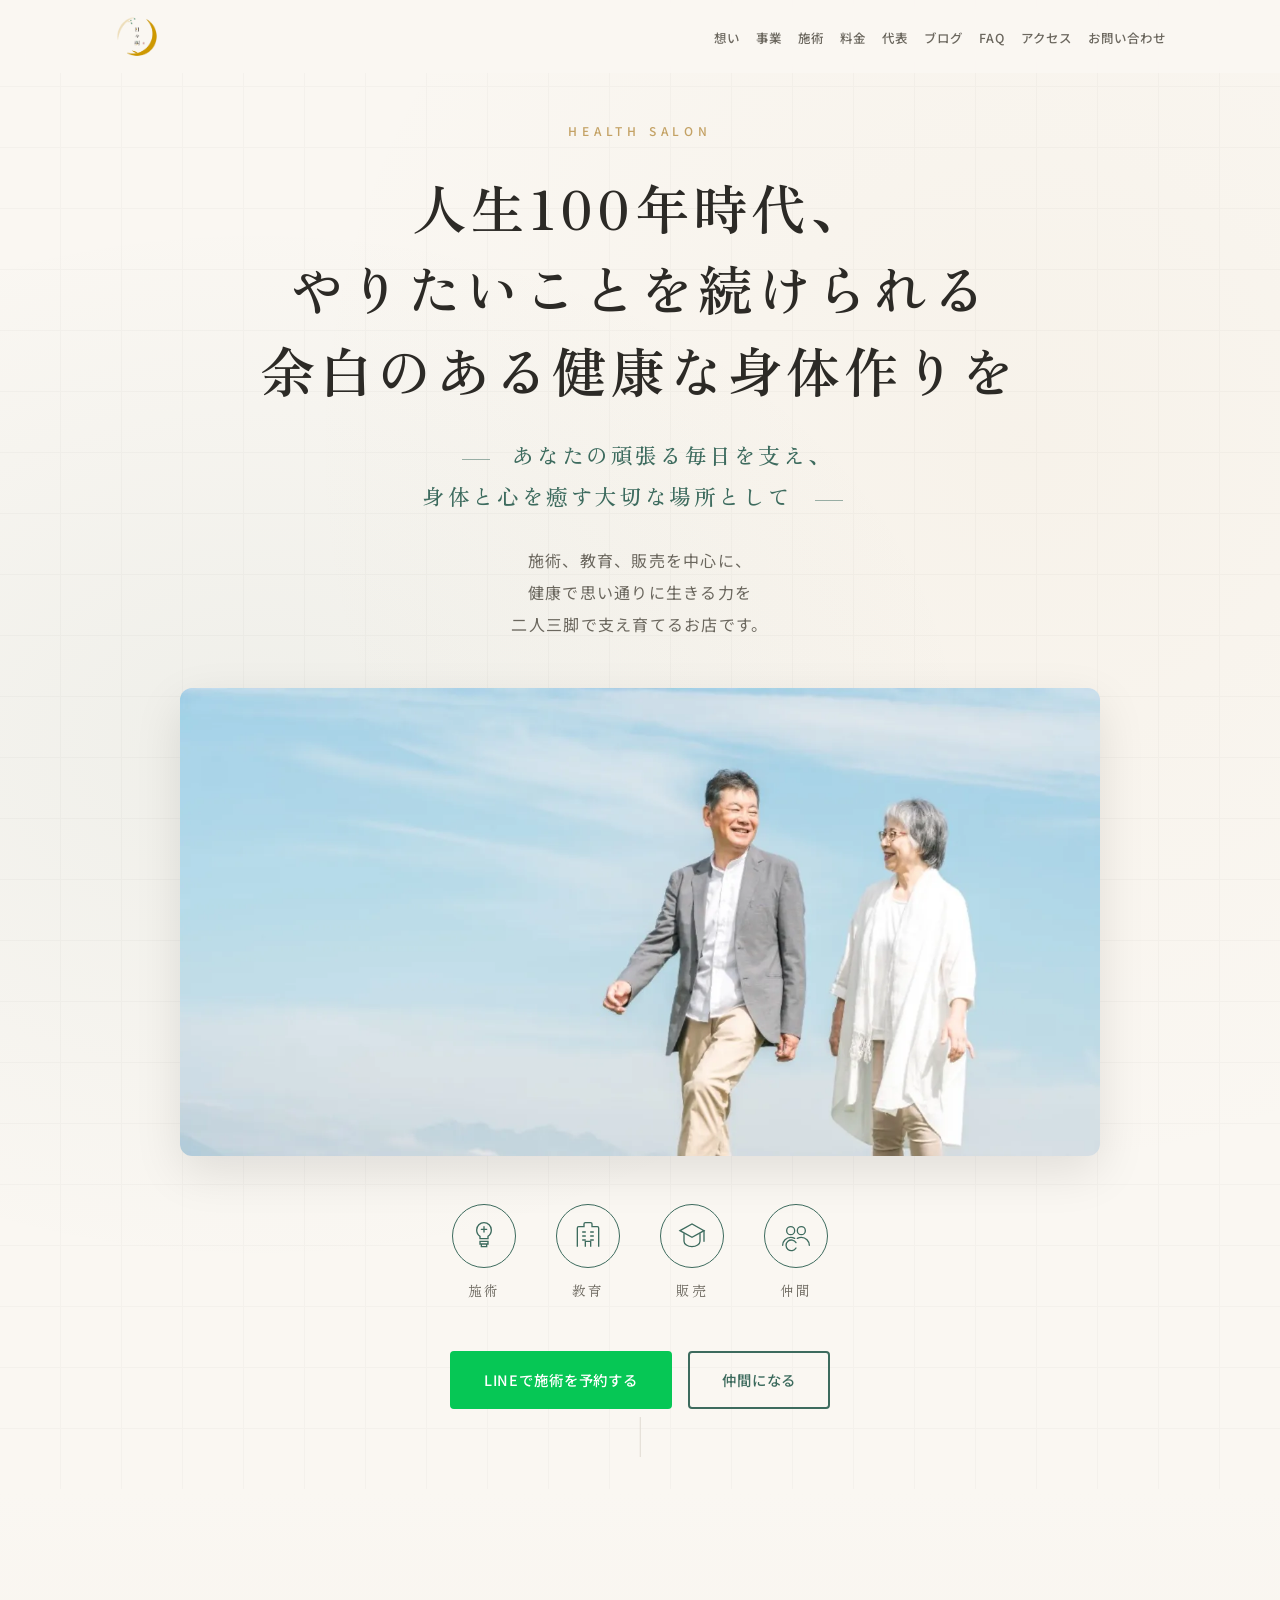
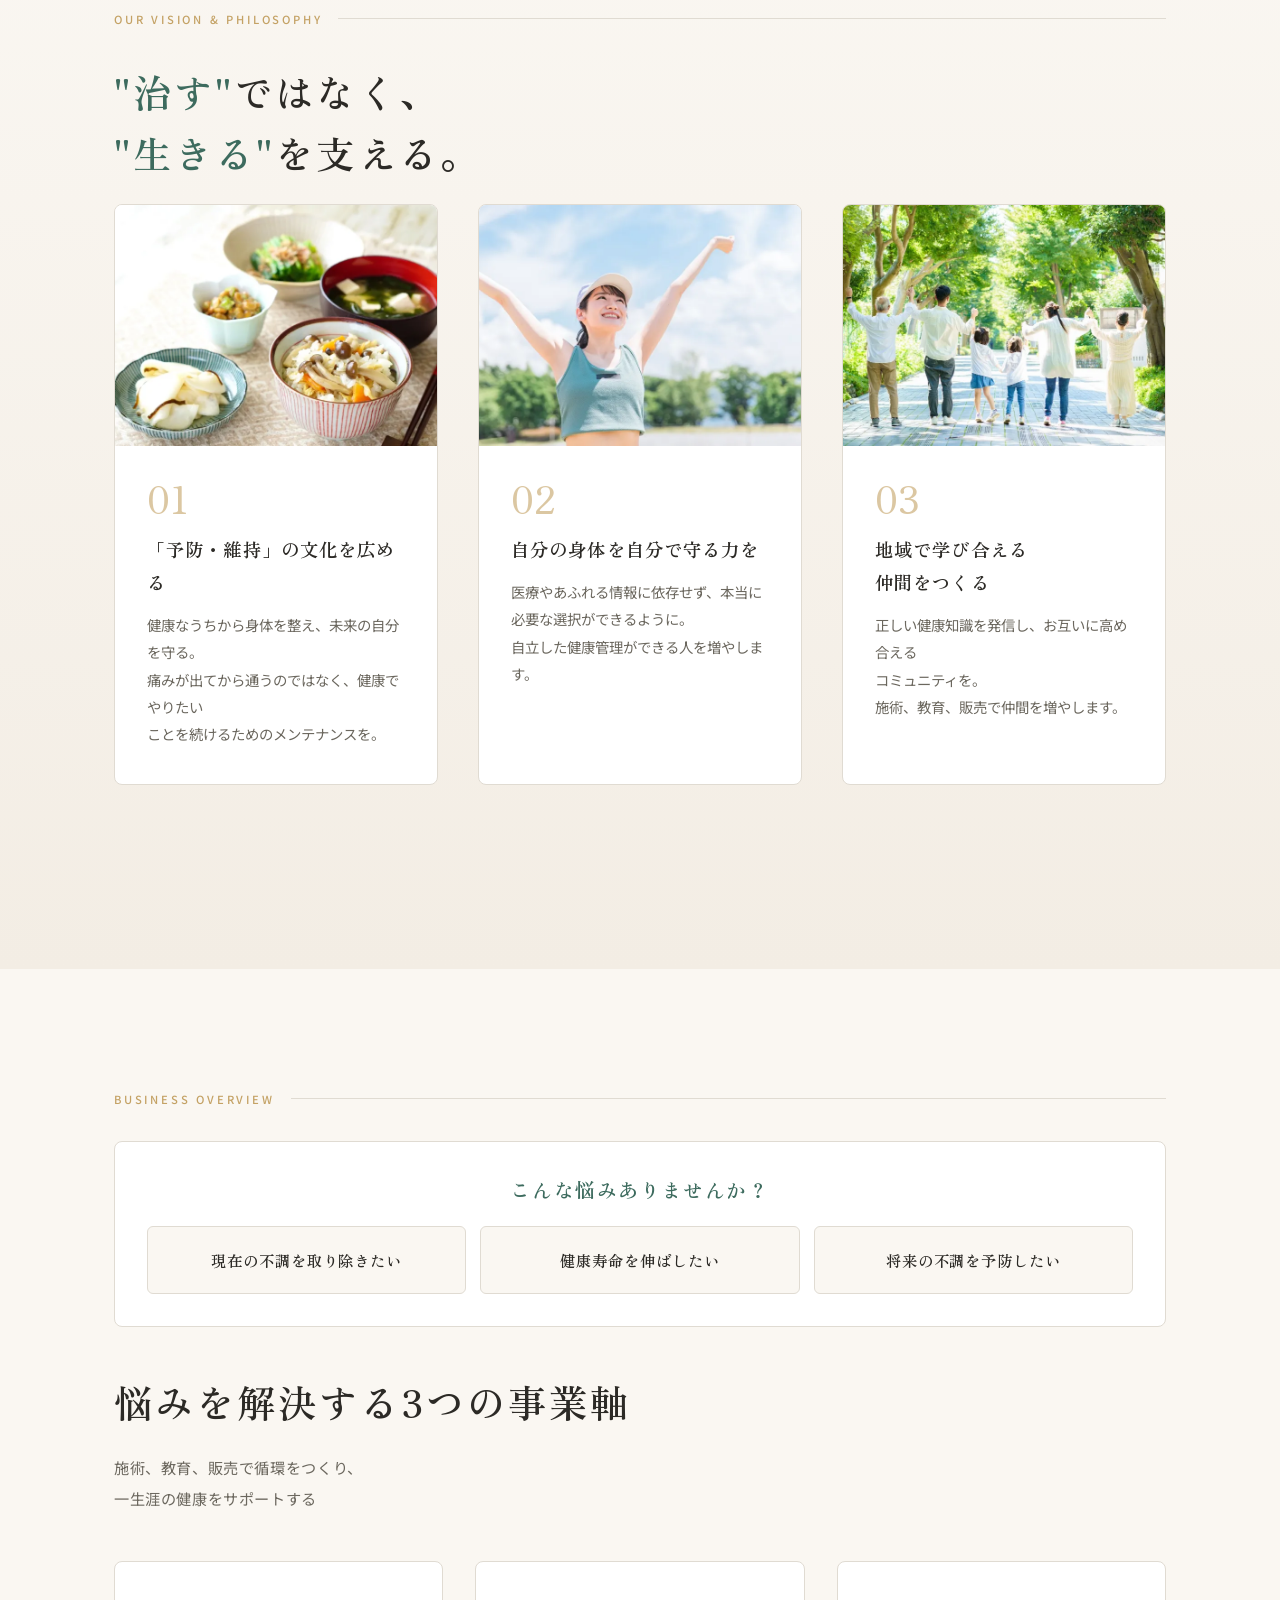
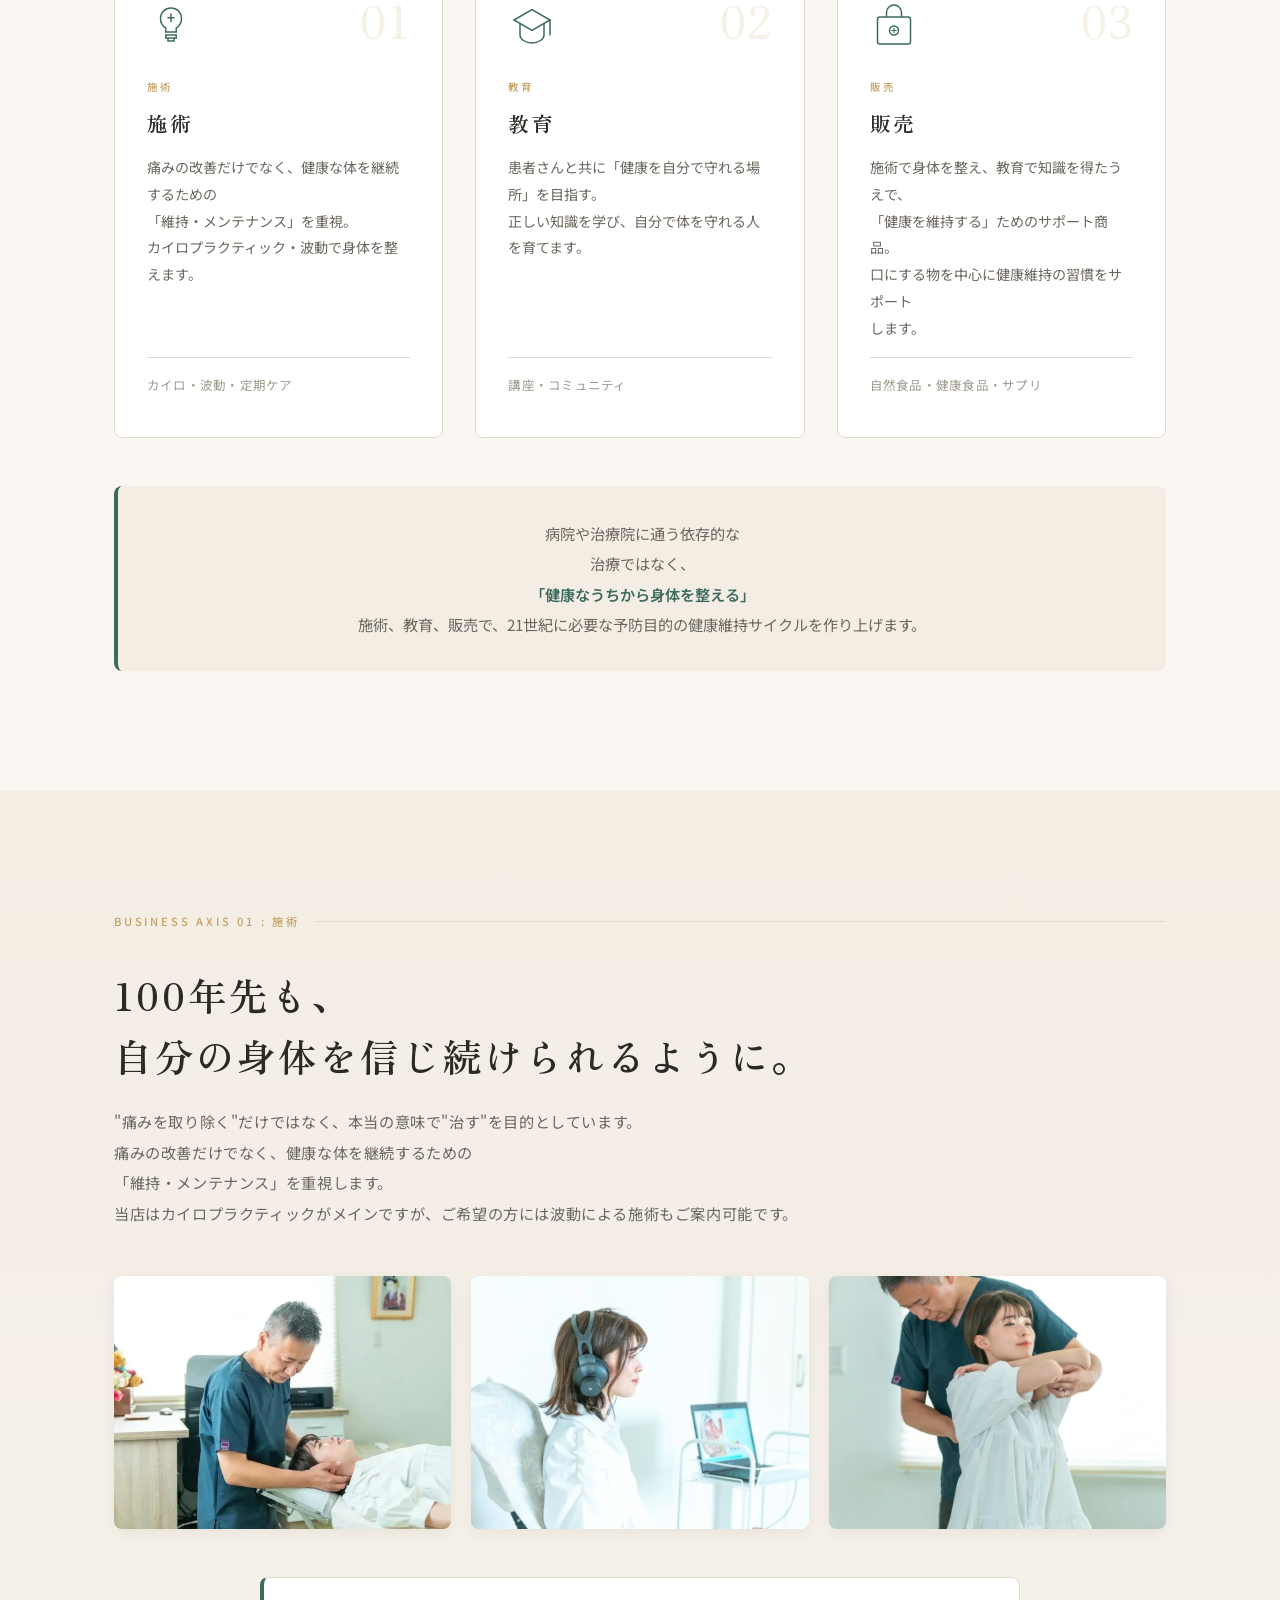
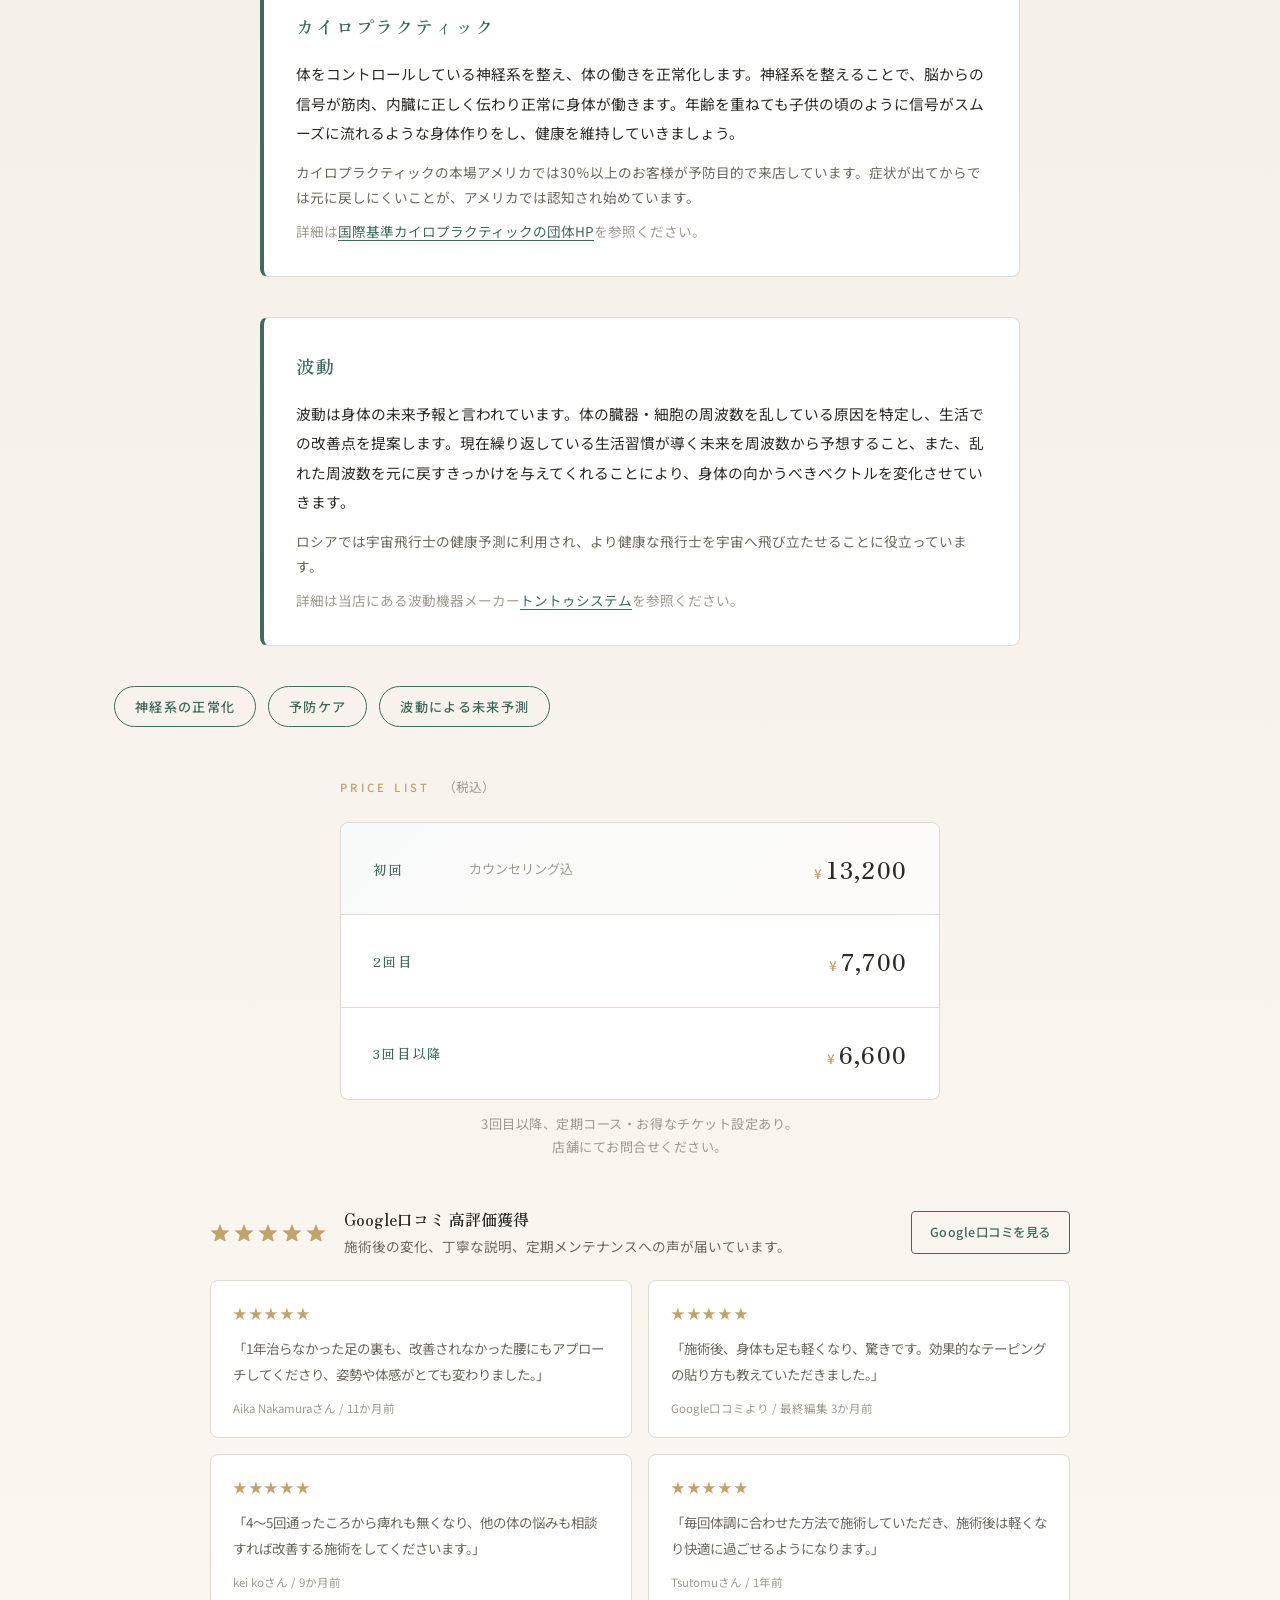
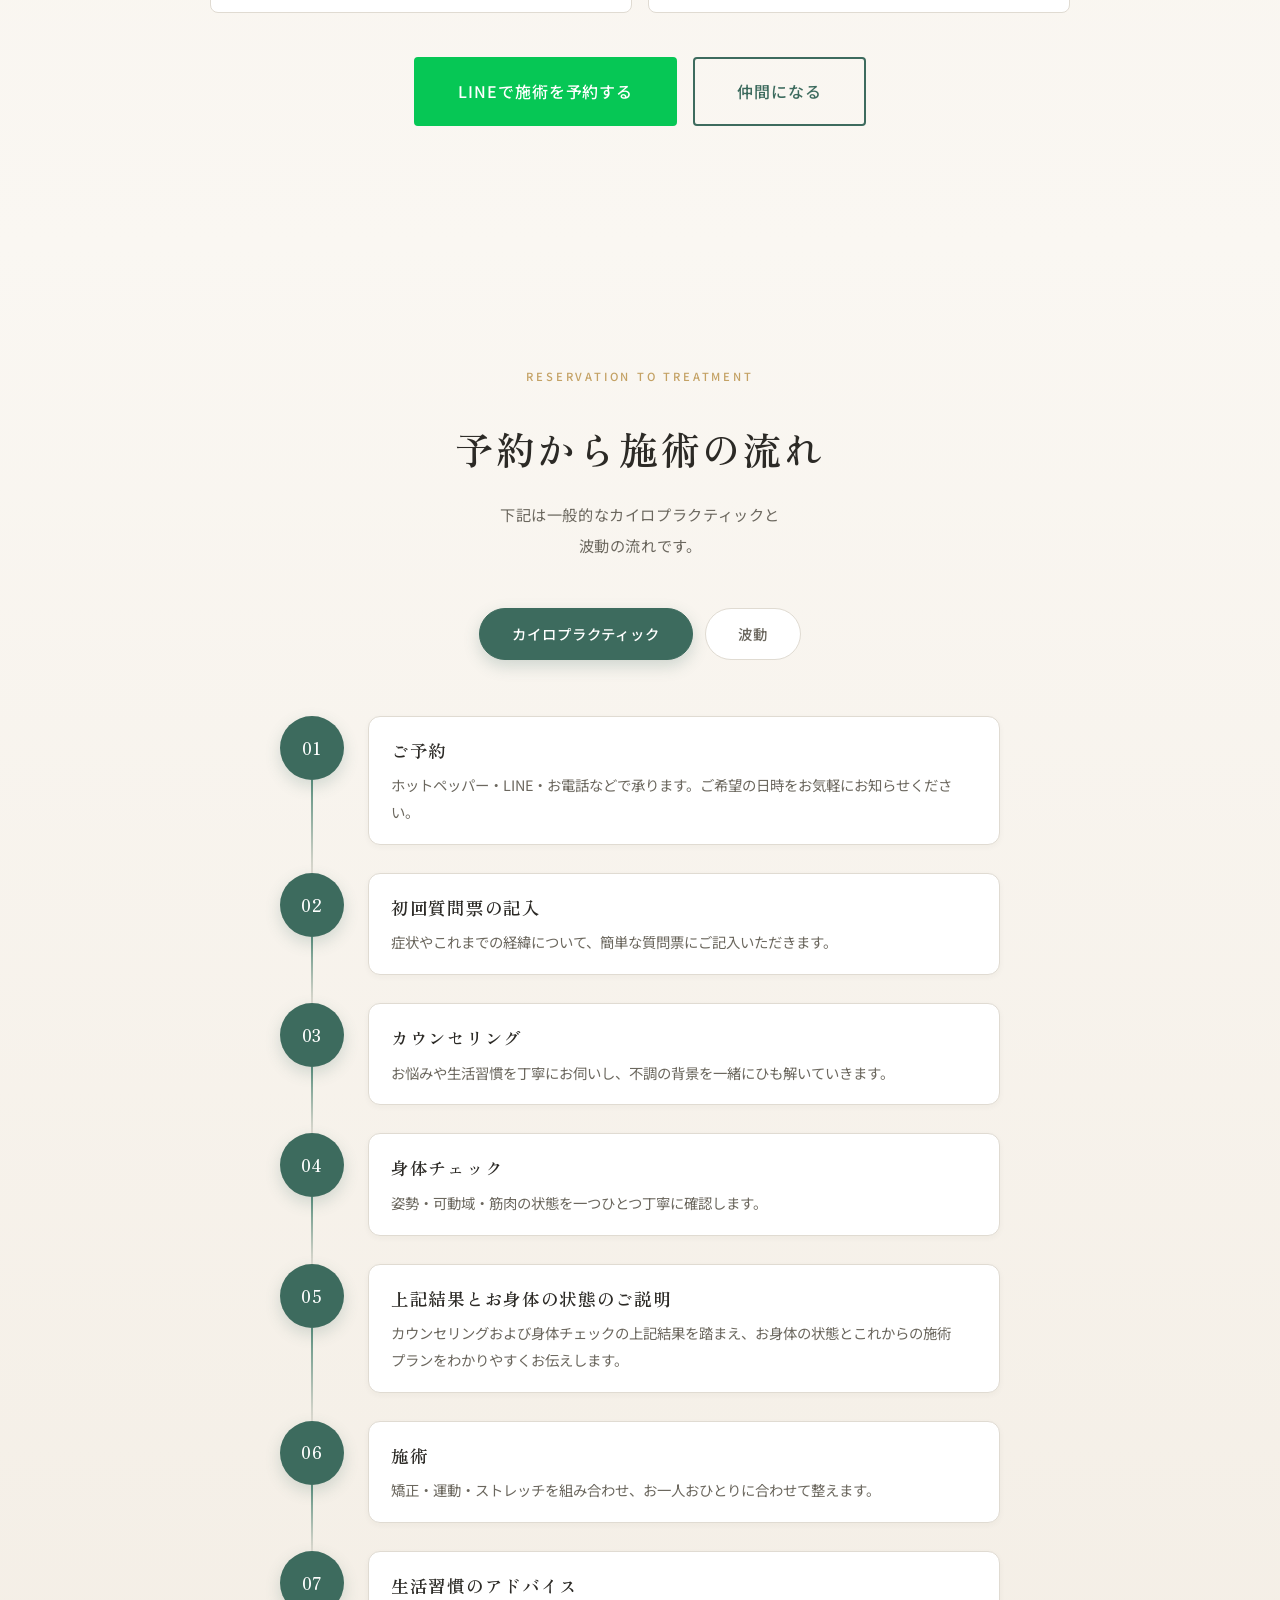
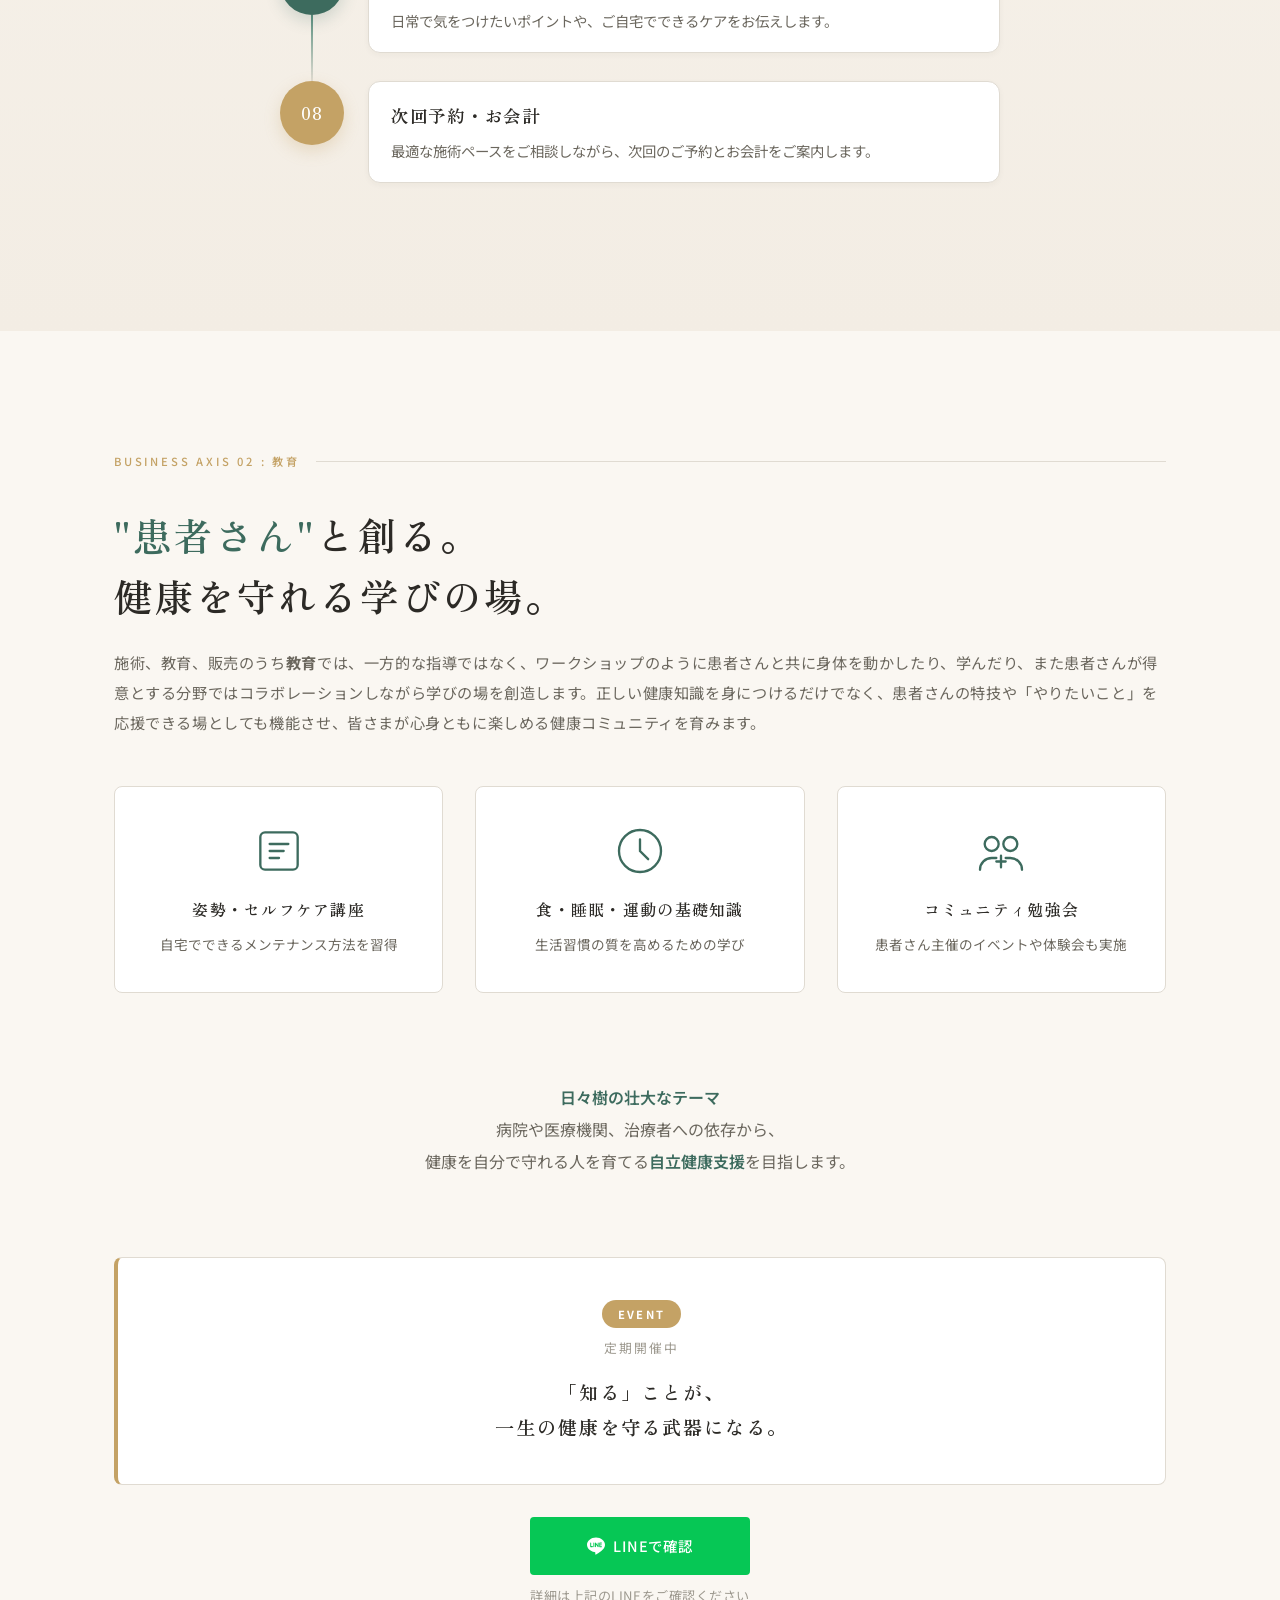
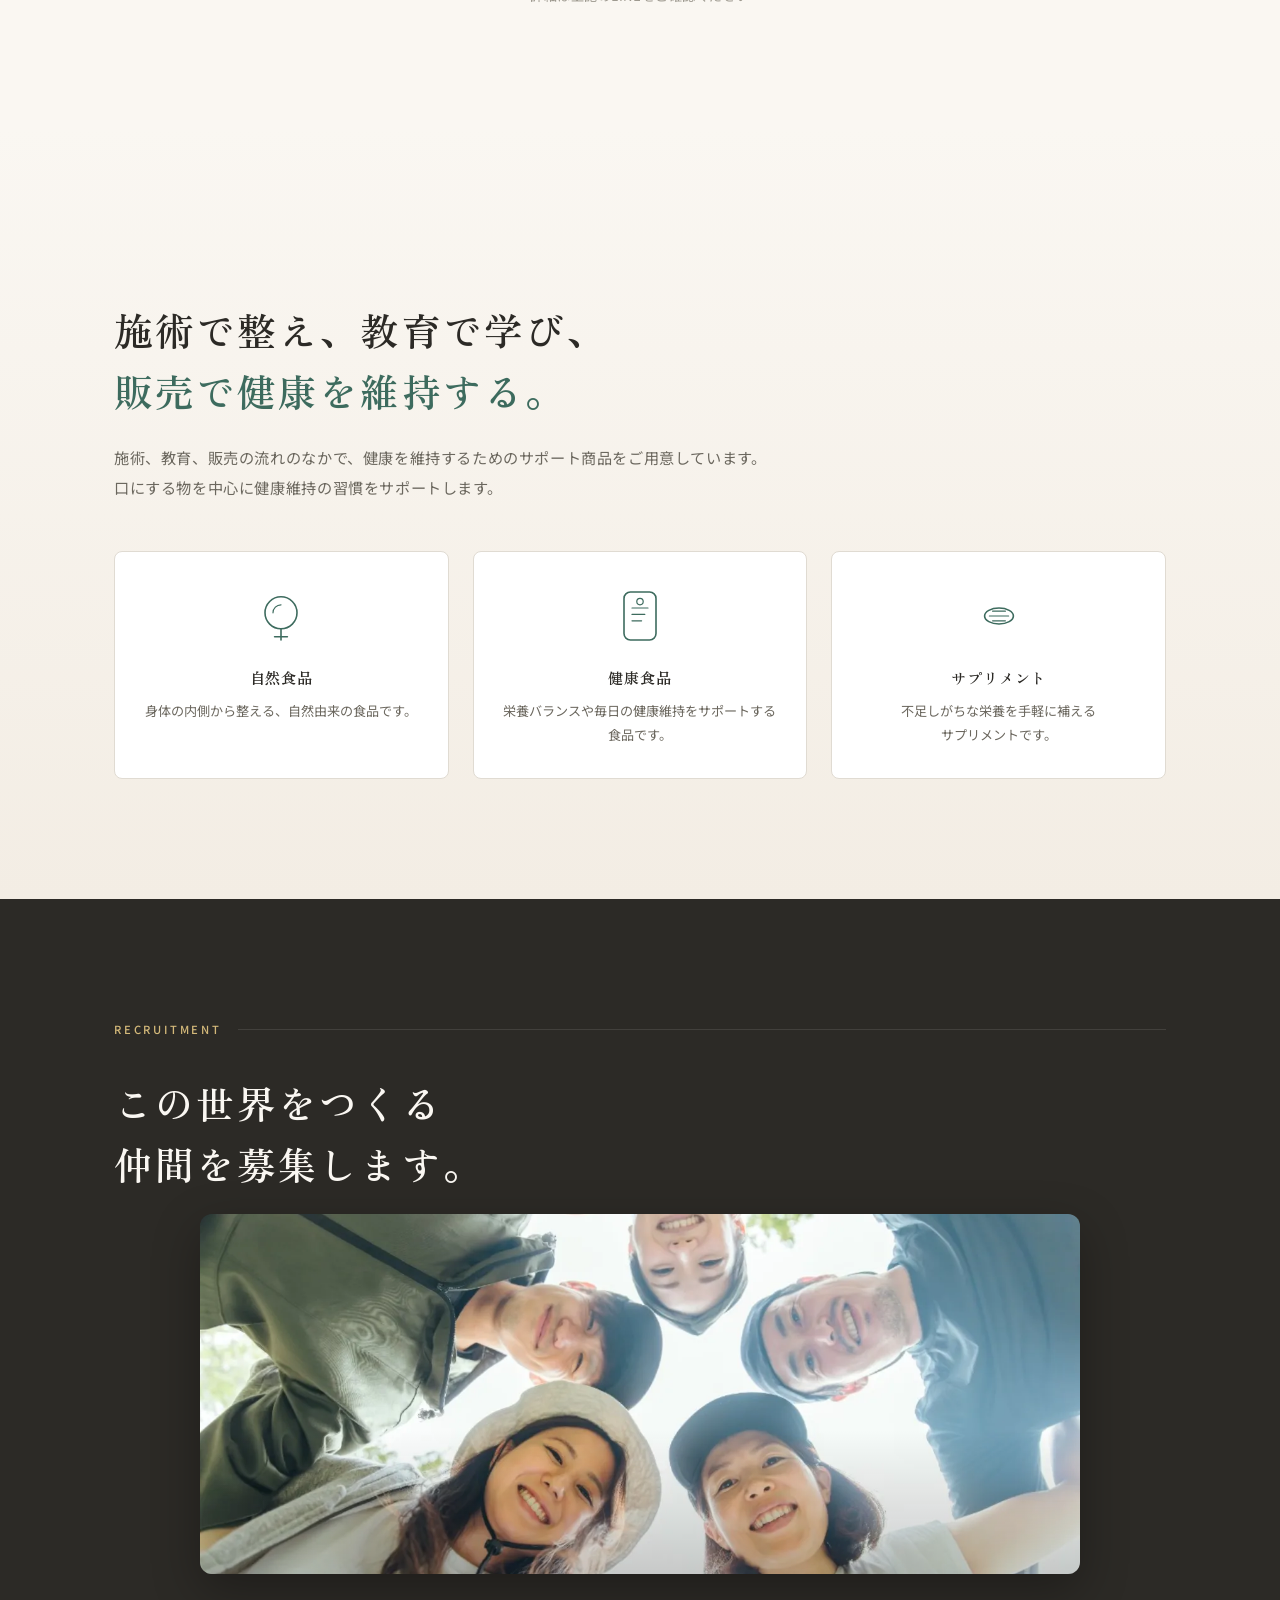
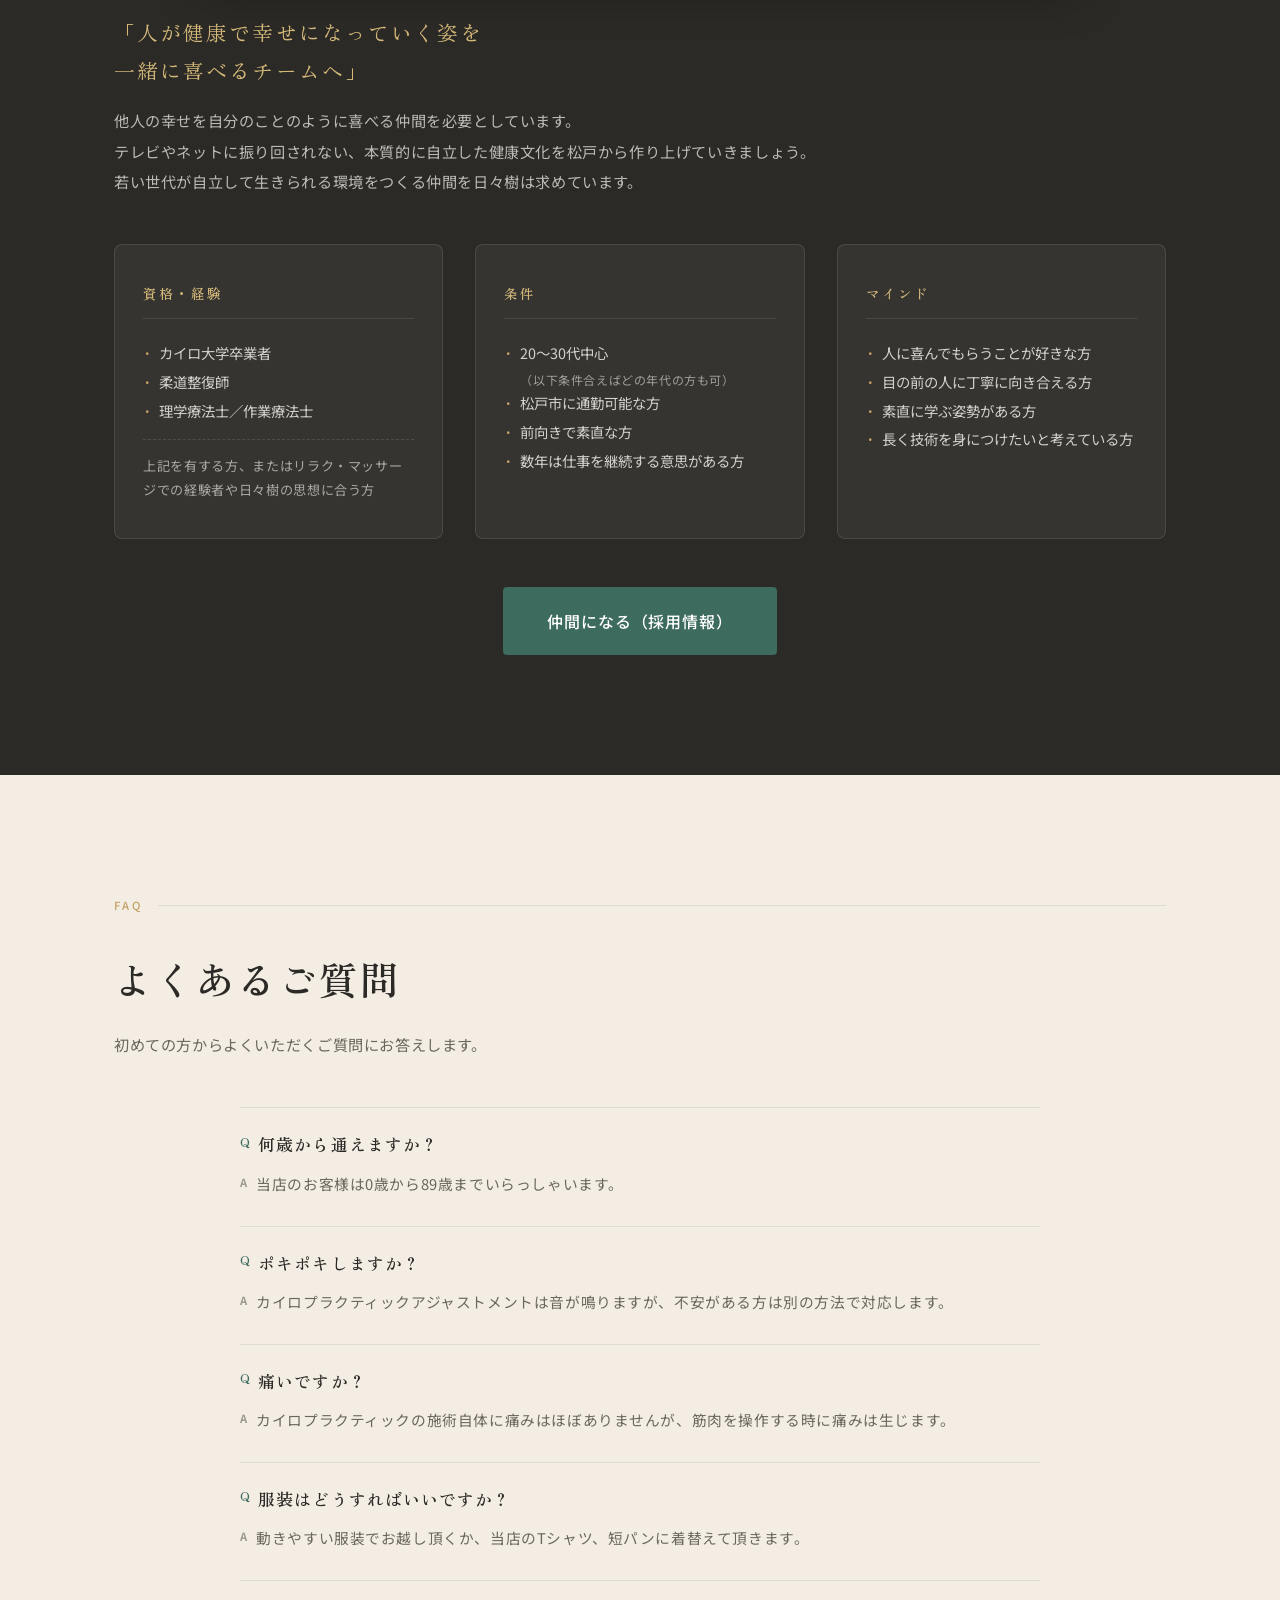
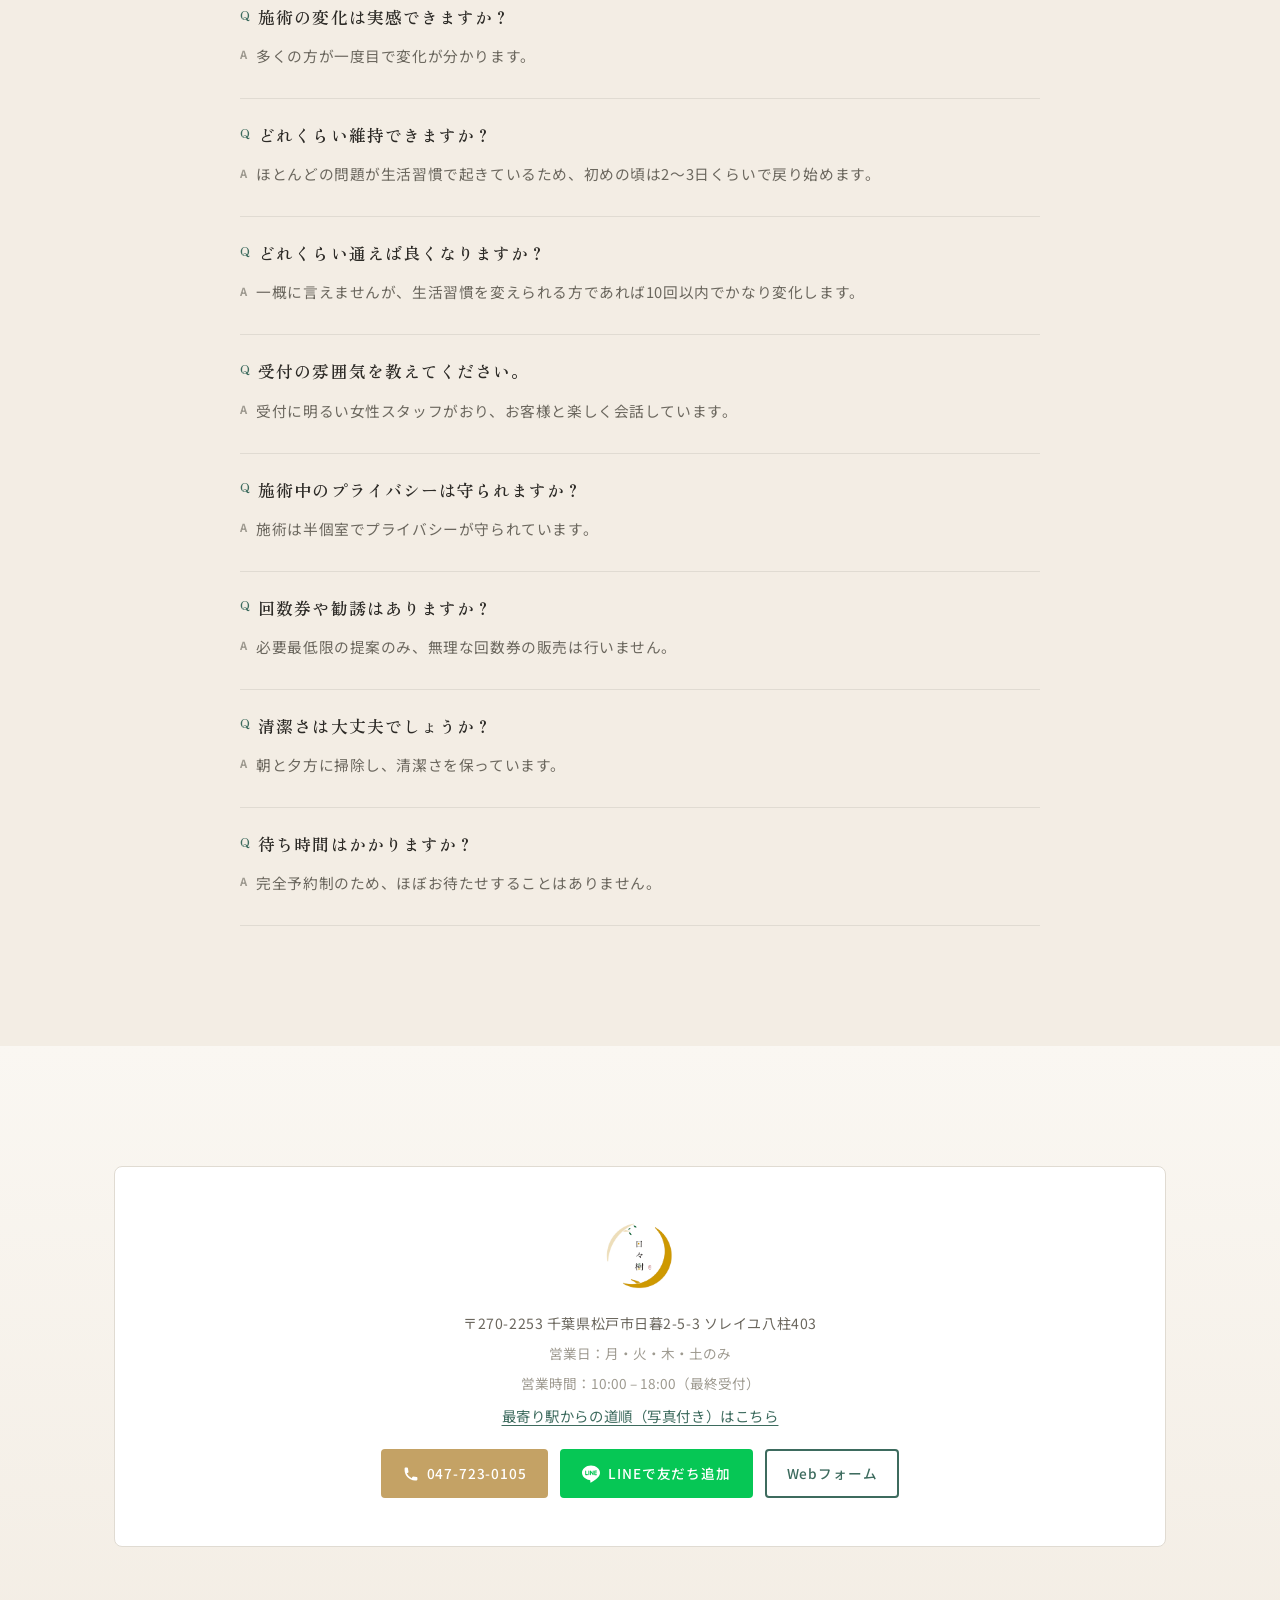
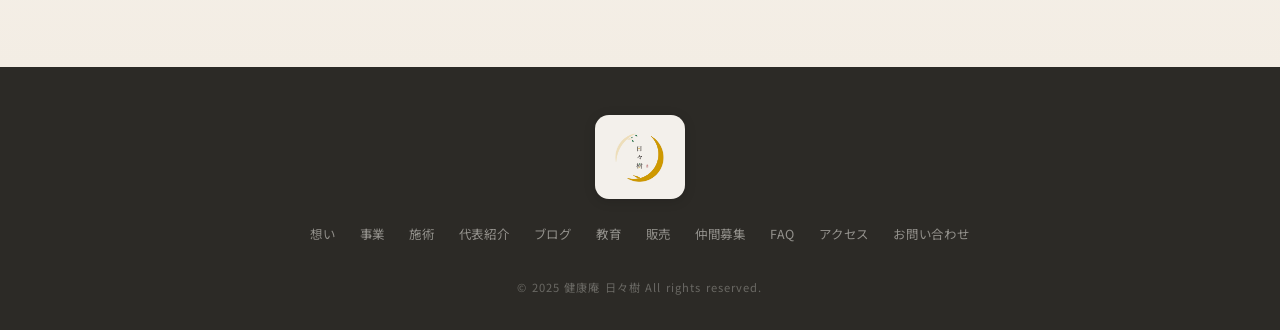
<file: index.html>
<!DOCTYPE html>
<html lang="ja">
<head>
  <meta charset="UTF-8">
  <meta name="viewport" content="width=device-width, initial-scale=1.0">
  <title>健康庵 日々樹 | 人生100年時代、余白のある健康な身体作り</title>
  <meta name="description" content="施術、教育、販売を中心に、健康で思い通りに生きる力を二人三脚で支え育てるお店です。千葉県松戸市の健康サロン「日々樹」">
  <link rel="preconnect" href="https://fonts.googleapis.com">
  <link rel="preconnect" href="https://fonts.gstatic.com" crossorigin>
  <link href="https://fonts.googleapis.com/css2?family=Noto+Serif+JP:wght@300;400;500;600;700&family=Noto+Sans+JP:wght@300;400;500;700&family=Zen+Old+Mincho:wght@400;700&display=swap" rel="stylesheet">
  <link rel="stylesheet" href="style.css">
</head>
<body>

  <!-- ===== HEADER / NAVIGATION ===== -->
  <header class="header" id="header">
    <div class="header__inner">
      <a href="#hero" class="header__logo">
        <img src="images/logo.webp" alt="健康庵 日々樹" class="header__logo-img">
      </a>
      <nav class="header__nav" id="nav">
        <ul class="header__nav-list">
          <li><a href="#vision" class="header__nav-link">想い</a></li>
          <li><a href="#business" class="header__nav-link">事業</a></li>
          <li><a href="#treatment" class="header__nav-link">施術</a></li>
          <li><a href="#price" class="header__nav-link">料金</a></li>
          <li><a href="about.html" class="header__nav-link">代表</a></li>
          <li><a href="https://beauty.hotpepper.jp/kr/slnH000756512/blog/" class="header__nav-link" target="_blank" rel="noopener noreferrer">ブログ</a></li>
          <li><a href="#faq" class="header__nav-link">FAQ</a></li>
          <li><a href="access.html" class="header__nav-link">アクセス</a></li>
          <li><a href="#contact" class="header__nav-link">お問い合わせ</a></li>
        </ul>
      </nav>
      <button class="header__hamburger" id="hamburger" type="button" aria-label="メニュー" aria-controls="nav" aria-expanded="false">
        <span></span>
        <span></span>
        <span></span>
      </button>
    </div>
  </header>

  <!-- ===== HERO SECTION ===== -->
  <section class="hero" id="hero">
    <div class="hero__bg-pattern"></div>
    <div class="hero__content">
      <p class="hero__sub fade-in">HEALTH SALON</p>
      <h1 class="hero__title fade-in">
        <span class="hero__title-line">人生100年時代、</span>
        <span class="hero__title-line">やりたいことを続けられる</span>
        <span class="hero__title-line">余白のある健康な身体作りを</span>
      </h1>
      <p class="hero__subcatch fade-in">
        あなたの頑張る毎日を支え、<br>身体と心を癒す大切な場所として
      </p>
      <p class="hero__desc fade-in">
        施術、教育、販売を中心に、<br>健康で思い通りに生きる力を<br>二人三脚で支え育てるお店です。
      </p>

      <div class="hero__visual fade-in">
        <img src="images/hero-main.webp" alt="健康に歩み続ける夫婦" class="hero__visual-img">
      </div>

      <!-- 4 Icons -->
      <div class="hero__icons fade-in">
        <div class="hero__icon-item">
          <div class="hero__icon-circle">
            <svg viewBox="0 0 48 48" fill="none" xmlns="http://www.w3.org/2000/svg"><path d="M24 4C18 4 13 9 13 15c0 4 2 7.5 5 9.5V28h12v-3.5c3-2 5-5.5 5-9.5 0-6-5-11-11-11z" stroke="currentColor" stroke-width="2" fill="none"/><path d="M18 32h12v4H18zM20 36h8v4h-8z" stroke="currentColor" stroke-width="2" fill="none"/><path d="M24 10v8M20 14h8" stroke="currentColor" stroke-width="2" stroke-linecap="round"/></svg>
          </div>
          <span>施術</span>
        </div>
        <div class="hero__icon-item">
          <div class="hero__icon-circle">
            <svg viewBox="0 0 48 48" fill="none" xmlns="http://www.w3.org/2000/svg"><path d="M8 40V12a2 2 0 012-2h8V6a2 2 0 012-2h8a2 2 0 012 2v4h8a2 2 0 012 2v28" stroke="currentColor" stroke-width="2" fill="none"/><path d="M16 18h4M16 24h4M16 30h4M28 18h4M28 24h4M28 30h4" stroke="currentColor" stroke-width="2" stroke-linecap="round"/><path d="M20 40v-8h8v8" stroke="currentColor" stroke-width="2" fill="none"/></svg>
          </div>
          <span>教育</span>
        </div>
        <div class="hero__icon-item">
          <div class="hero__icon-circle">
            <svg viewBox="0 0 48 48" fill="none" xmlns="http://www.w3.org/2000/svg"><path d="M6 16l18-10 18 10-18 10L6 16z" stroke="currentColor" stroke-width="2" fill="none"/><path d="M12 20v12c0 4 5.4 8 12 8s12-4 12-8V20" stroke="currentColor" stroke-width="2" fill="none"/><path d="M42 16v16" stroke="currentColor" stroke-width="2" stroke-linecap="round"/></svg>
          </div>
          <span>販売</span>
        </div>
        <div class="hero__icon-item">
          <div class="hero__icon-circle">
            <svg viewBox="0 0 48 48" fill="none" xmlns="http://www.w3.org/2000/svg"><circle cx="16" cy="16" r="6" stroke="currentColor" stroke-width="2" fill="none"/><circle cx="32" cy="16" r="6" stroke="currentColor" stroke-width="2" fill="none"/><path d="M4 38c0-6.6 5.4-12 12-12 2.2 0 4.2.6 6 1.6" stroke="currentColor" stroke-width="2" fill="none" stroke-linecap="round"/><path d="M26 27.6c1.8-1 3.8-1.6 6-1.6 6.6 0 12 5.4 12 12" stroke="currentColor" stroke-width="2" fill="none" stroke-linecap="round"/><path d="M24 34a8 8 0 100 8" stroke="currentColor" stroke-width="2" fill="none" stroke-linecap="round"/></svg>
          </div>
          <span>仲間</span>
        </div>
      </div>

      <!-- CTA Buttons -->
      <div class="hero__cta fade-in">
        <a href="https://lin.ee/weRRhpH" class="btn btn--line" target="_blank" rel="noopener noreferrer">LINEで施術を予約する</a>
        <a href="#recruitment" class="btn btn--outline">仲間になる</a>
      </div>
    </div>

    <!-- Scroll indicator -->
    <div class="hero__scroll">
      <span>Scroll</span>
      <div class="hero__scroll-line"></div>
    </div>
  </section>

  <!-- ===== VISION SECTION ===== -->
  <section class="section vision" id="vision">
    <div class="container">
      <div class="section__label fade-in">
        <span class="section__label-en">OUR VISION & PHILOSOPHY</span>
        <span class="section__label-line"></span>
      </div>
      <h2 class="section__title fade-in">
        <span class="section__title-accent">"治す"</span>ではなく、<br>
        <span class="section__title-accent">"生きる"</span>を支える。
      </h2>

      <div class="vision__pillars">
        <div class="vision__pillar fade-in">
          <div class="vision__pillar-img">
            <img src="images/vision-02.webp" alt="健康的な和食の食卓" loading="lazy">
          </div>
          <span class="vision__pillar-num">01</span>
          <h3 class="vision__pillar-title">「予防・維持」の文化を広める</h3>
          <p class="vision__pillar-text">
            健康なうちから身体を整え、未来の自分を守る。<br>
            痛みが出てから通うのではなく、健康でやりたい<br>
            ことを続けるためのメンテナンスを。
          </p>
        </div>
        <div class="vision__pillar fade-in">
          <div class="vision__pillar-img">
            <img src="images/vision-01.webp" alt="健康に喜ぶ女性" loading="lazy">
          </div>
          <span class="vision__pillar-num">02</span>
          <h3 class="vision__pillar-title">自分の身体を自分で守る力を</h3>
          <p class="vision__pillar-text">
            医療やあふれる情報に依存せず、本当に必要な選択ができるように。<br>
            自立した健康管理ができる人を増やします。
          </p>
        </div>
        <div class="vision__pillar fade-in">
          <div class="vision__pillar-img">
            <img src="images/vision-03.webp" alt="地域でつながる家族" loading="lazy">
          </div>
          <span class="vision__pillar-num">03</span>
          <h3 class="vision__pillar-title">地域で学び合える<br>仲間をつくる</h3>
          <p class="vision__pillar-text">
            正しい健康知識を発信し、お互いに高め合える<br>
            コミュニティを。<br>
            施術、教育、販売で仲間を増やします。
          </p>
        </div>
      </div>

    </div>
  </section>

  <!-- ===== BUSINESS OVERVIEW ===== -->
  <section class="section business" id="business">
    <div class="container">
      <div class="section__label fade-in">
        <span class="section__label-en">BUSINESS OVERVIEW</span>
        <span class="section__label-line"></span>
      </div>
      <div class="business__concerns fade-in">
        <p class="business__concerns-label">こんな悩みありませんか？</p>
        <ul class="business__concerns-list">
          <li>現在の不調を取り除きたい</li>
          <li>健康寿命を伸ばしたい</li>
          <li>将来の不調を予防したい</li>
        </ul>
      </div>
      <h2 class="section__title fade-in">悩みを解決する3つの事業軸</h2>
      <p class="section__subtitle fade-in">
        施術、教育、販売で循環をつくり、<br>一生涯の健康をサポートする
      </p>

      <div class="business__grid">
        <a href="#treatment" class="business__card fade-in">
          <div class="business__card-icon">
            <span class="business__card-num">01</span>
            <svg viewBox="0 0 64 64" fill="none" xmlns="http://www.w3.org/2000/svg"><path d="M32 8C24 8 18 14 18 22c0 5.3 2.7 10 7 12.7V40h14v-5.3c4.3-2.7 7-7.4 7-12.7 0-8-6-14-14-14z" stroke="currentColor" stroke-width="2" fill="none"/><path d="M25 44h14v4H25zM28 48h8v4h-8z" stroke="currentColor" stroke-width="2" fill="none"/><path d="M32 16v10M28 21h8" stroke="currentColor" stroke-width="2" stroke-linecap="round"/></svg>
          </div>
          <span class="business__card-en">施術</span>
          <h3 class="business__card-title">施術</h3>
          <p class="business__card-text">
            痛みの改善だけでなく、健康な体を継続するための<br>
            「維持・メンテナンス」を重視。<br>
            カイロプラクティック・波動で身体を整えます。
          </p>
          <span class="business__card-sub">カイロ・波動・定期ケア</span>
          <span class="business__card-arrow">&rarr;</span>
        </a>
        <div class="business__card business__card--static fade-in">
          <div class="business__card-icon">
            <span class="business__card-num">02</span>
            <svg viewBox="0 0 64 64" fill="none" xmlns="http://www.w3.org/2000/svg"><path d="M8 24l24-14 24 14-24 14L8 24z" stroke="currentColor" stroke-width="2" fill="none"/><path d="M16 28v16c0 5.3 7.2 10.7 16 10.7S48 49.3 48 44V28" stroke="currentColor" stroke-width="2" fill="none"/><path d="M56 24v20" stroke="currentColor" stroke-width="2" stroke-linecap="round"/></svg>
          </div>
          <span class="business__card-en">教育</span>
          <h3 class="business__card-title">教育</h3>
          <p class="business__card-text">
            患者さんと共に「健康を自分で守れる場所」を目指す。<br>
            正しい知識を学び、自分で体を守れる人を育てます。
          </p>
          <span class="business__card-sub">講座・コミュニティ</span>
        </div>
        <a href="#products" class="business__card fade-in">
          <div class="business__card-icon">
            <span class="business__card-num">03</span>
            <svg viewBox="0 0 64 64" fill="none" xmlns="http://www.w3.org/2000/svg"><rect x="10" y="20" width="44" height="36" rx="3" stroke="currentColor" stroke-width="2" fill="none"/><path d="M22 20V14a10 10 0 0120 0v6" stroke="currentColor" stroke-width="2" fill="none"/><circle cx="32" cy="38" r="6" stroke="currentColor" stroke-width="2" fill="none"/><path d="M32 35v6M29 38h6" stroke="currentColor" stroke-width="1.5" stroke-linecap="round"/></svg>
          </div>
          <span class="business__card-en">販売</span>
          <h3 class="business__card-title">販売</h3>
          <p class="business__card-text">
            施術で身体を整え、教育で知識を得たうえで、<br>
            「健康を維持する」ためのサポート商品。<br>
            口にする物を中心に健康維持の習慣をサポート<br>します。
          </p>
          <span class="business__card-sub">自然食品・健康食品・サプリ</span>
          <span class="business__card-arrow">&rarr;</span>
        </a>
      </div>

      <p class="business__cycle fade-in">
        病院や治療院に通う依存的な<br>
        治療ではなく、<br>
        <strong>「健康なうちから身体を整える」</strong><br>
        施術、教育、販売で、21世紀に必要な予防目的の健康維持サイクルを作り上げます。
      </p>
    </div>
  </section>

  <!-- ===== TREATMENT DETAIL ===== -->
  <section class="section treatment" id="treatment">
    <div class="container">
      <div class="section__label fade-in">
        <span class="section__label-en">BUSINESS AXIS 01 : 施術</span>
        <span class="section__label-line"></span>
      </div>
      <h2 class="section__title fade-in">
        100年先も、<br>自分の身体を信じ続けられるように。
      </h2>
      <p class="section__subtitle fade-in">
        "痛みを取り除く"だけではなく、本当の意味で"治す"を目的としています。<br>
        痛みの改善だけでなく、健康な体を継続するための<br>
        「維持・メンテナンス」を重視します。<br>
        当店はカイロプラクティックがメインですが、ご希望の方には波動による施術もご案内可能です。
      </p>

      <!-- Photo Gallery -->
      <div class="treatment__gallery fade-in">
        <div class="treatment__gallery-item">
          <img src="images/treatment-01.webp" alt="首の施術" loading="lazy">
        </div>
        <div class="treatment__gallery-item">
          <img src="images/treatment-02.webp" alt="頭部の検査" loading="lazy">
        </div>
        <div class="treatment__gallery-item">
          <img src="images/treatment-03.webp" alt="背中の施術" loading="lazy">
        </div>
      </div>

      <!-- Chiropractic -->
      <div class="treatment__detail fade-in">
        <h3 class="treatment__detail-title">カイロプラクティック</h3>
        <p class="treatment__detail-text">
          体をコントロールしている神経系を整え、体の働きを正常化します。神経系を整えることで、脳からの信号が筋肉、内臓に正しく伝わり正常に身体が働きます。年齢を重ねても子供の頃のように信号がスムーズに流れるような身体作りをし、健康を維持していきましょう。
        </p>
        <p class="treatment__detail-note">
          カイロプラクティックの本場アメリカでは30％以上のお客様が予防目的で来店しています。症状が出てからでは元に戻しにくいことが、アメリカでは認知され始めています。
        </p>
        <p class="treatment__detail-link">
          詳細は<a href="https://jac-chiro.org/" target="_blank" rel="noopener">国際基準カイロプラクティックの団体HP</a>を参照ください。
        </p>
      </div>

      <!-- Wave -->
      <div class="treatment__detail fade-in">
        <h3 class="treatment__detail-title">波動</h3>
        <p class="treatment__detail-text">
          波動は身体の未来予報と言われています。体の臓器・細胞の周波数を乱している原因を特定し、生活での改善点を提案します。現在繰り返している生活習慣が導く未来を周波数から予想すること、また、乱れた周波数を元に戻すきっかけを与えてくれることにより、身体の向かうべきベクトルを変化させていきます。
        </p>
        <p class="treatment__detail-note">
          ロシアでは宇宙飛行士の健康予測に利用され、より健康な飛行士を宇宙へ飛び立たせることに役立っています。
        </p>
        <p class="treatment__detail-link">
          詳細は当店にある波動機器メーカー<a href="https://www.tonttu.co.jp/" target="_blank" rel="noopener">トントゥシステム</a>を参照ください。
        </p>
      </div>

      <div class="treatment__tags fade-in">
        <span class="tag">神経系の正常化</span>
        <span class="tag">予防ケア</span>
        <span class="tag">波動による未来予測</span>
      </div>

      <!-- Price Table -->
      <div class="treatment__price fade-in" id="price">
        <h3 class="treatment__price-title">
          <span class="treatment__price-title-en">PRICE LIST</span>
          <span class="treatment__price-title-note">（税込）</span>
        </h3>
        <div class="treatment__price-table">
          <div class="treatment__price-row treatment__price-row--first">
            <div class="treatment__price-label">
              <span class="treatment__price-badge">初回</span>
              <span class="treatment__price-detail">カウンセリング込</span>
            </div>
            <div class="treatment__price-value">
              <span class="treatment__price-yen">¥</span>
              <span class="treatment__price-amount">13,200</span>
            </div>
          </div>
          <div class="treatment__price-row">
            <div class="treatment__price-label">
              <span class="treatment__price-badge">2回目</span>
              <span class="treatment__price-detail"></span>
            </div>
            <div class="treatment__price-value">
              <span class="treatment__price-yen">¥</span>
              <span class="treatment__price-amount">7,700</span>
            </div>
          </div>
          <div class="treatment__price-row">
            <div class="treatment__price-label">
              <span class="treatment__price-badge">3回目以降</span>
              <span class="treatment__price-detail"></span>
            </div>
            <div class="treatment__price-value">
              <span class="treatment__price-yen">¥</span>
              <span class="treatment__price-amount">6,600</span>
            </div>
          </div>
        </div>
        <p class="treatment__price-note">3回目以降、定期コース・お得なチケット設定あり。<br>店舗にてお問合せください。</p>
      </div>

      <!-- Google Reviews -->
      <div class="treatment__review fade-in">
        <div class="treatment__review-summary">
          <div class="treatment__review-stars" aria-label="星5のGoogle口コミ">
            <svg viewBox="0 0 20 20" width="20" height="20" aria-hidden="true"><polygon points="10,1 12.6,7.2 19.5,7.6 14.2,12 15.8,18.8 10,15.4 4.2,18.8 5.8,12 0.5,7.6 7.4,7.2" fill="currentColor"/></svg>
            <svg viewBox="0 0 20 20" width="20" height="20" aria-hidden="true"><polygon points="10,1 12.6,7.2 19.5,7.6 14.2,12 15.8,18.8 10,15.4 4.2,18.8 5.8,12 0.5,7.6 7.4,7.2" fill="currentColor"/></svg>
            <svg viewBox="0 0 20 20" width="20" height="20" aria-hidden="true"><polygon points="10,1 12.6,7.2 19.5,7.6 14.2,12 15.8,18.8 10,15.4 4.2,18.8 5.8,12 0.5,7.6 7.4,7.2" fill="currentColor"/></svg>
            <svg viewBox="0 0 20 20" width="20" height="20" aria-hidden="true"><polygon points="10,1 12.6,7.2 19.5,7.6 14.2,12 15.8,18.8 10,15.4 4.2,18.8 5.8,12 0.5,7.6 7.4,7.2" fill="currentColor"/></svg>
            <svg viewBox="0 0 20 20" width="20" height="20" aria-hidden="true"><polygon points="10,1 12.6,7.2 19.5,7.6 14.2,12 15.8,18.8 10,15.4 4.2,18.8 5.8,12 0.5,7.6 7.4,7.2" fill="currentColor"/></svg>
          </div>
          <div>
            <p class="treatment__review-kicker">Google口コミ 高評価獲得</p>
            <p class="treatment__review-text">施術後の変化、丁寧な説明、定期メンテナンスへの声が届いています。</p>
          </div>
          <a href="https://www.google.com/search?q=%E5%81%A5%E5%BA%B7%E5%BA%B5+%E6%97%A5%E3%80%85%E6%A8%B9#lrd=0x60188306ddc71013:0x3bd0ebbb506f7506,1,,,," class="treatment__review-link" target="_blank" rel="noopener noreferrer">Google口コミを見る</a>
        </div>
        <div class="treatment__review-list">
          <article class="treatment__review-card">
            <p class="treatment__review-card-stars">★★★★★</p>
            <p class="treatment__review-quote">「1年治らなかった足の裏も、改善されなかった腰にもアプローチしてくださり、姿勢や体感がとても変わりました。」</p>
            <p class="treatment__review-author">Aika Nakamuraさん / 11か月前</p>
          </article>
          <article class="treatment__review-card">
            <p class="treatment__review-card-stars">★★★★★</p>
            <p class="treatment__review-quote">「施術後、身体も足も軽くなり、驚きです。効果的なテーピングの貼り方も教えていただきました。」</p>
            <p class="treatment__review-author">Google口コミより / 最終編集 3か月前</p>
          </article>
          <article class="treatment__review-card">
            <p class="treatment__review-card-stars">★★★★★</p>
            <p class="treatment__review-quote">「4〜5回通ったころから痺れも無くなり、他の体の悩みも相談すれば改善する施術をしてくださいます。」</p>
            <p class="treatment__review-author">kei koさん / 9か月前</p>
          </article>
          <article class="treatment__review-card">
            <p class="treatment__review-card-stars">★★★★★</p>
            <p class="treatment__review-quote">「毎回体調に合わせた方法で施術していただき、施術後は軽くなり快適に過ごせるようになります。」</p>
            <p class="treatment__review-author">Tsutomuさん / 1年前</p>
          </article>
        </div>
      </div>

      <div class="treatment__cta fade-in">
        <a href="https://lin.ee/weRRhpH" class="btn btn--line btn--lg" target="_blank" rel="noopener noreferrer">LINEで施術を予約する</a>
        <a href="#recruitment" class="btn btn--outline btn--lg">仲間になる</a>
      </div>
    </div>
  </section>

  <!-- ===== TREATMENT FLOW (toggle) ===== -->
  <section class="section treatment-flow" id="treatment-flow" aria-label="施術の流れ">
    <div class="container">
      <div class="section__label fade-in">
        <span class="section__label-en">RESERVATION TO TREATMENT</span>
        <span class="section__label-line"></span>
      </div>
      <h2 class="section__title fade-in">予約から施術の流れ</h2>
      <p class="section__subtitle fade-in">下記は一般的なカイロプラクティックと<br>波動の流れです。</p>

      <div class="treatment-flow__toggle fade-in" role="tablist" aria-label="施術メニュー">
        <button type="button" class="treatment-flow__tab is-active" id="flow-tab-chiro" role="tab" aria-selected="true" aria-controls="flow-panel-chiro" data-flow-tab="chiro">
          カイロプラクティック
        </button>
        <button type="button" class="treatment-flow__tab" id="flow-tab-wave" role="tab" aria-selected="false" aria-controls="flow-panel-wave" tabindex="-1" data-flow-tab="wave">
          波動
        </button>
      </div>

      <div class="treatment-flow__panel fade-in" id="flow-panel-chiro" role="tabpanel" aria-labelledby="flow-tab-chiro" data-flow-panel="chiro" tabindex="0">
        <ol class="treatment-flow__steps" aria-label="カイロプラクティックの流れ">
          <li class="treatment-flow__step">
            <span class="treatment-flow__step-num" aria-hidden="true">01</span>
            <div class="treatment-flow__step-card">
              <h3 class="treatment-flow__step-title">ご予約</h3>
              <p class="treatment-flow__step-text">ホットペッパー・LINE・お電話などで承ります。ご希望の日時をお気軽にお知らせください。</p>
            </div>
          </li>
          <li class="treatment-flow__step">
            <span class="treatment-flow__step-num" aria-hidden="true">02</span>
            <div class="treatment-flow__step-card">
              <h3 class="treatment-flow__step-title">初回質問票の記入</h3>
              <p class="treatment-flow__step-text">症状やこれまでの経緯について、簡単な質問票にご記入いただきます。</p>
            </div>
          </li>
          <li class="treatment-flow__step">
            <span class="treatment-flow__step-num" aria-hidden="true">03</span>
            <div class="treatment-flow__step-card">
              <h3 class="treatment-flow__step-title">カウンセリング</h3>
              <p class="treatment-flow__step-text">お悩みや生活習慣を丁寧にお伺いし、不調の背景を一緒にひも解いていきます。</p>
            </div>
          </li>
          <li class="treatment-flow__step">
            <span class="treatment-flow__step-num" aria-hidden="true">04</span>
            <div class="treatment-flow__step-card">
              <h3 class="treatment-flow__step-title">身体チェック</h3>
              <p class="treatment-flow__step-text">姿勢・可動域・筋肉の状態を一つひとつ丁寧に確認します。</p>
            </div>
          </li>
          <li class="treatment-flow__step">
            <span class="treatment-flow__step-num" aria-hidden="true">05</span>
            <div class="treatment-flow__step-card">
              <h3 class="treatment-flow__step-title">上記結果とお身体の状態のご説明</h3>
              <p class="treatment-flow__step-text">カウンセリングおよび身体チェックの上記結果を踏まえ、お身体の状態とこれからの施術<br>プランをわかりやすくお伝えします。</p>
            </div>
          </li>
          <li class="treatment-flow__step">
            <span class="treatment-flow__step-num" aria-hidden="true">06</span>
            <div class="treatment-flow__step-card">
              <h3 class="treatment-flow__step-title">施術</h3>
              <p class="treatment-flow__step-text">矯正・運動・ストレッチを組み合わせ、お一人おひとりに合わせて整えます。</p>
            </div>
          </li>
          <li class="treatment-flow__step">
            <span class="treatment-flow__step-num" aria-hidden="true">07</span>
            <div class="treatment-flow__step-card">
              <h3 class="treatment-flow__step-title">生活習慣のアドバイス</h3>
              <p class="treatment-flow__step-text">日常で気をつけたいポイントや、ご自宅でできるケアをお伝えします。</p>
            </div>
          </li>
          <li class="treatment-flow__step treatment-flow__step--final">
            <span class="treatment-flow__step-num" aria-hidden="true">08</span>
            <div class="treatment-flow__step-card">
              <h3 class="treatment-flow__step-title">次回予約・お会計</h3>
              <p class="treatment-flow__step-text">最適な施術ペースをご相談しながら、次回のご予約とお会計をご案内します。</p>
            </div>
          </li>
        </ol>
      </div>

      <div class="treatment-flow__panel" id="flow-panel-wave" role="tabpanel" aria-labelledby="flow-tab-wave" data-flow-panel="wave" hidden tabindex="-1">
        <ol class="treatment-flow__steps" aria-label="波動の流れ">
          <li class="treatment-flow__step">
            <span class="treatment-flow__step-num" aria-hidden="true">01</span>
            <div class="treatment-flow__step-card">
              <h3 class="treatment-flow__step-title">ご予約</h3>
              <p class="treatment-flow__step-text">LINE・お電話などで承ります。ご希望の日時をお気軽にお知らせください。</p>
            </div>
          </li>
          <li class="treatment-flow__step">
            <span class="treatment-flow__step-num" aria-hidden="true">02</span>
            <div class="treatment-flow__step-card">
              <h3 class="treatment-flow__step-title">初回質問票の記入</h3>
              <p class="treatment-flow__step-text">お悩みやお身体の状態について、簡単な質問票にご記入いただきます。</p>
            </div>
          </li>
          <li class="treatment-flow__step">
            <span class="treatment-flow__step-num" aria-hidden="true">03</span>
            <div class="treatment-flow__step-card">
              <h3 class="treatment-flow__step-title">カウンセリング</h3>
              <p class="treatment-flow__step-text">不調や生活習慣を丁寧にお伺いし、お一人おひとりの状態を理解します。</p>
            </div>
          </li>
          <li class="treatment-flow__step">
            <span class="treatment-flow__step-num" aria-hidden="true">04</span>
            <div class="treatment-flow__step-card">
              <h3 class="treatment-flow__step-title">お悩み別コースの選定</h3>
              <p class="treatment-flow__step-text">あなたのお悩みに合わせて、最適な波動コースをご提案します。</p>
            </div>
          </li>
          <li class="treatment-flow__step">
            <span class="treatment-flow__step-num" aria-hidden="true">05</span>
            <div class="treatment-flow__step-card">
              <h3 class="treatment-flow__step-title">コース実施</h3>
              <p class="treatment-flow__step-text">選定したコースの波動施術を、リラックスできる空間で行います。</p>
            </div>
          </li>
          <li class="treatment-flow__step">
            <span class="treatment-flow__step-num" aria-hidden="true">06</span>
            <div class="treatment-flow__step-card">
              <h3 class="treatment-flow__step-title">理学療法</h3>
              <p class="treatment-flow__step-text">必要に応じて、身体面のケアを組み合わせて整えていきます。</p>
            </div>
          </li>
          <li class="treatment-flow__step treatment-flow__step--final">
            <span class="treatment-flow__step-num" aria-hidden="true">07</span>
            <div class="treatment-flow__step-card">
              <h3 class="treatment-flow__step-title">生活習慣のアドバイス</h3>
              <p class="treatment-flow__step-text">日常で意識したいポイントや、ご自宅でのケアをお伝えします。</p>
            </div>
          </li>
        </ol>
      </div>
    </div>
  </section>

  <!-- ===== EDUCATION DETAIL ===== -->
  <section class="section education" id="education">
    <div class="container">
      <div class="section__label fade-in">
        <span class="section__label-en">BUSINESS AXIS 02 : 教育</span>
        <span class="section__label-line"></span>
      </div>
      <h2 class="section__title fade-in">
        <span class="section__title-accent">"患者さん"</span>と創る。<br>
        健康を守れる学びの場。
      </h2>
      <p class="section__subtitle fade-in">
        施術、教育、販売のうち<strong>教育</strong>では、一方的な指導ではなく、ワークショップのように患者さんと共に身体を動かしたり、<span class="text-nowrap">学んだり、また</span>患者さんが得意とする分野ではコラボレーションしながら学びの場を創造します。正しい健康知識を身につけるだけでなく、患者さんの特技や「やりたいこと」を応援できる場としても機能させ、皆さまが心身ともに楽しめる健康コミュニティを育みます。
      </p>

      <div class="education__grid">
        <div class="education__card fade-in">
          <div class="education__card-icon">
            <svg viewBox="0 0 48 48" fill="none"><path d="M12 8h24a4 4 0 014 4v24a4 4 0 01-4 4H12a4 4 0 01-4-4V12a4 4 0 014-4z" stroke="currentColor" stroke-width="2"/><path d="M16 18h16M16 24h12M16 30h8" stroke="currentColor" stroke-width="2" stroke-linecap="round"/></svg>
          </div>
          <h4 class="education__card-title">姿勢・セルフケア講座</h4>
          <p class="education__card-text">自宅でできるメンテナンス方法を習得</p>
        </div>
        <div class="education__card fade-in">
          <div class="education__card-icon">
            <svg viewBox="0 0 48 48" fill="none"><circle cx="24" cy="24" r="18" stroke="currentColor" stroke-width="2"/><path d="M24 14v10l7 7" stroke="currentColor" stroke-width="2" stroke-linecap="round"/></svg>
          </div>
          <h4 class="education__card-title">食・睡眠・運動の基礎知識</h4>
          <p class="education__card-text">生活習慣の質を高めるための学び</p>
        </div>
        <div class="education__card fade-in">
          <div class="education__card-icon">
            <svg viewBox="0 0 48 48" fill="none"><circle cx="16" cy="18" r="6" stroke="currentColor" stroke-width="2"/><circle cx="32" cy="18" r="6" stroke="currentColor" stroke-width="2"/><path d="M6 40c0-5.5 4.5-10 10-10h4" stroke="currentColor" stroke-width="2" stroke-linecap="round"/><path d="M28 30h4c5.5 0 10 4.5 10 10" stroke="currentColor" stroke-width="2" stroke-linecap="round"/><path d="M24 28v10M20 33h8" stroke="currentColor" stroke-width="2" stroke-linecap="round"/></svg>
          </div>
          <h4 class="education__card-title">コミュニティ勉強会</h4>
          <p class="education__card-text">患者さん主催のイベントや体験会も実施</p>
        </div>
      </div>

      <div class="education__message fade-in">
        <p class="education__message-text">
          <strong>日々樹の壮大なテーマ</strong><br>
          病院や医療機関、治療者への依存から、<br>
          健康を自分で守れる人を育てる<strong>自立健康支援</strong>を目指します。
        </p>
      </div>

      <div class="education__event fade-in">
        <span class="education__event-badge">EVENT</span>
        <span class="education__event-status">定期開催中</span>
        <p class="education__event-catch">
          「知る」ことが、<br>一生の健康を守る武器になる。
        </p>
      </div>

      <div class="education__line fade-in">
        <a href="https://lin.ee/weRRhpH" class="education__line-btn btn btn--line" target="_blank" rel="noopener noreferrer">
          <svg class="btn__icon-line" viewBox="0 0 24 24" width="18" height="18" aria-hidden="true"><path fill="currentColor" d="M19.365 9.863c.349 0 .63.285.63.631 0 .345-.281.63-.63.63H17.61v1.125h1.755c.349 0 .63.283.63.63 0 .344-.281.629-.63.629h-2.386c-.345 0-.627-.285-.627-.629V8.108c0-.345.282-.63.63-.63h2.386c.346 0 .627.285.627.63 0 .349-.281.63-.63.63H17.61v1.125h1.755zm-3.855 3.016c0 .27-.174.51-.432.596-.064.021-.133.031-.199.031-.211 0-.391-.09-.51-.25l-2.443-3.317v2.94c0 .344-.279.629-.631.629-.346 0-.626-.285-.626-.629V8.108c0-.27.173-.51.43-.595.06-.023.136-.033.194-.033.195 0 .375.104.495.254l2.462 3.33V8.108c0-.345.282-.63.63-.63.345 0 .63.285.63.63v4.771zm-5.741 0c0 .344-.282.629-.631.629-.345 0-.627-.285-.627-.629V8.108c0-.345.282-.63.63-.63.346 0 .628.285.628.63v4.771zm-2.466.629H4.917c-.345 0-.63-.285-.63-.629V8.108c0-.345.285-.63.63-.63.348 0 .63.285.63.63v3.921h1.756c.348 0 .629.283.629.63 0 .344-.282.629-.629.629M24 10.314C24 4.943 18.615.572 12 .572S0 4.943 0 10.314c0 4.811 4.27 8.842 10.035 9.608.391.084.923.258 1.058.59.12.301.079.766.038 1.08l-.164 1.02c-.045.301-.24 1.186 1.049.645 1.291-.539 6.916-4.078 9.436-6.975C23.176 14.393 24 12.458 24 10.314"/></svg>
          LINEで確認
        </a>
        <p class="education__line-note">詳細は上記のLINEをご確認ください</p>
      </div>
    </div>
  </section>

  <!-- ===== PRODUCTS DETAIL ===== -->
  <section class="section products" id="products">
    <div class="container">
      <div class="section__label fade-in">
        <span class="section__label-en">BUSINESS AXIS 03 : 販売</span>
        <span class="section__label-line"></span>
      </div>
      <h2 class="section__title fade-in">
        施術で整え、教育で学び、<br>
        <span class="section__title-accent">販売で健康を維持する。</span>
      </h2>
      <p class="section__subtitle fade-in">
        施術、教育、販売の流れのなかで、健康を維持するためのサポート商品をご用意しています。<br>
        口にする物を中心に健康維持の習慣をサポートします。
      </p>

      <div class="products__grid">
        <div class="products__card fade-in">
          <div class="products__card-visual">
            <svg viewBox="0 0 80 80" fill="none"><circle cx="40" cy="36" r="20" stroke="currentColor" stroke-width="2"/><path d="M30 36c0-5.5 4.5-10 10-10" stroke="currentColor" stroke-width="1.5" stroke-linecap="round"/><path d="M40 56v14M32 66h16" stroke="currentColor" stroke-width="2" stroke-linecap="round"/></svg>
          </div>
          <h4 class="products__card-title">自然食品</h4>
          <p class="products__card-text">身体の内側から整える、自然由来の食品です。</p>
        </div>
        <div class="products__card fade-in">
          <div class="products__card-visual">
            <svg viewBox="0 0 80 80" fill="none"><rect x="20" y="10" width="40" height="60" rx="8" stroke="currentColor" stroke-width="2"/><path d="M30 30h20M30 38h16M30 46h12" stroke="currentColor" stroke-width="1.5" stroke-linecap="round"/><circle cx="40" cy="22" r="4" stroke="currentColor" stroke-width="1.5"/></svg>
          </div>
          <h4 class="products__card-title">健康食品</h4>
          <p class="products__card-text">栄養バランスや毎日の健康維持をサポートする食品です。</p>
        </div>
        <div class="products__card fade-in">
          <div class="products__card-visual">
            <svg viewBox="0 0 80 80" fill="none"><ellipse cx="40" cy="40" rx="18" ry="10" stroke="currentColor" stroke-width="2"/><path d="M28 40h24M32 34h16M32 46h16" stroke="currentColor" stroke-width="1.5" stroke-linecap="round"/></svg>
          </div>
          <h4 class="products__card-title">サプリメント</h4>
          <p class="products__card-text">不足しがちな栄養を手軽に補える<br>サプリメントです。</p>
        </div>
      </div>
    </div>
  </section>

  <!-- ===== RECRUITMENT ===== -->
  <section class="section recruitment" id="recruitment">
    <div class="recruitment__bg"></div>
    <div class="container">
      <div class="section__label fade-in">
        <span class="section__label-en">RECRUITMENT</span>
        <span class="section__label-line"></span>
      </div>
      <h2 class="section__title fade-in">
        この世界をつくる<br>仲間を募集します。
      </h2>

      <div class="recruitment__visual fade-in">
        <img src="images/recruitment.webp" alt="日々樹で働く仲間たち" loading="lazy">
      </div>

      <p class="recruitment__lead fade-in">
        「人が健康で幸せになっていく姿を<br>
        一緒に喜べるチームへ」
      </p>
      <p class="section__subtitle fade-in">
        他人の幸せを自分のことのように喜べる仲間を必要としています。<br>
        テレビやネットに振り回されない、本質的に自立した健康文化を松戸から作り上げていきましょう。<br>
        若い世代が自立して生きられる環境をつくる仲間を日々樹は求めています。
      </p>

      <div class="recruitment__grid">
        <div class="recruitment__card fade-in">
          <h4 class="recruitment__card-title">資格・経験</h4>
          <ul class="recruitment__card-list">
            <li>カイロ大学卒業者</li>
            <li>柔道整復師</li>
            <li>理学療法士／作業療法士</li>
          </ul>
          <p class="recruitment__card-note">上記を有する方、またはリラク・マッサージでの経験者や日々樹の思想に合う方</p>
        </div>
        <div class="recruitment__card fade-in">
          <h4 class="recruitment__card-title">条件</h4>
          <ul class="recruitment__card-list">
            <li>20〜30代中心<span class="recruitment__card-sub">（以下条件合えばどの年代の方も可）</span></li>
            <li>松戸市に通勤可能な方</li>
            <li>前向きで素直な方</li>
            <li>数年は仕事を継続する意思がある方</li>
          </ul>
        </div>
        <div class="recruitment__card fade-in">
          <h4 class="recruitment__card-title">マインド</h4>
          <ul class="recruitment__card-list">
            <li>人に喜んでもらうことが好きな方</li>
            <li>目の前の人に丁寧に向き合える方</li>
            <li>素直に学ぶ姿勢がある方</li>
            <li>長く技術を身につけたいと考えている方</li>
          </ul>
        </div>
      </div>

      <div class="recruitment__cta fade-in">
        <a href="contact-form.html" class="btn btn--primary btn--lg">仲間になる（採用情報）</a>
      </div>
    </div>
  </section>

  <!-- ===== FAQ ===== -->
  <section class="section faq" id="faq">
    <div class="container">
      <div class="section__label fade-in">
        <span class="section__label-en">FAQ</span>
        <span class="section__label-line"></span>
      </div>
      <h2 class="section__title fade-in">よくあるご質問</h2>
      <p class="section__subtitle fade-in">初めての方からよくいただくご質問にお答えします。</p>

      <dl class="faq__list">
        <div class="faq__item fade-in">
          <dt class="faq__q">何歳から通えますか？</dt>
          <dd class="faq__a">当店のお客様は0歳から89歳までいらっしゃいます。</dd>
        </div>
        <div class="faq__item fade-in">
          <dt class="faq__q">ポキポキしますか？</dt>
          <dd class="faq__a">カイロプラクティックアジャストメントは音が鳴りますが、不安がある方は別の方法で対応します。</dd>
        </div>
        <div class="faq__item fade-in">
          <dt class="faq__q">痛いですか？</dt>
          <dd class="faq__a">カイロプラクティックの施術自体に痛みはほぼありませんが、筋肉を操作する時に痛みは生じます。</dd>
        </div>
        <div class="faq__item fade-in">
          <dt class="faq__q">服装はどうすればいいですか？</dt>
          <dd class="faq__a">動きやすい服装でお越し頂くか、当店のTシャツ、短パンに着替えて頂きます。</dd>
        </div>
        <div class="faq__item fade-in">
          <dt class="faq__q">施術の変化は実感できますか？</dt>
          <dd class="faq__a">多くの方が一度目で変化が分かります。</dd>
        </div>
        <div class="faq__item fade-in">
          <dt class="faq__q">どれくらい維持できますか？</dt>
          <dd class="faq__a">ほとんどの問題が生活習慣で起きているため、初めの頃は2〜3日くらいで戻り始めます。</dd>
        </div>
        <div class="faq__item fade-in">
          <dt class="faq__q">どれくらい通えば良くなりますか？</dt>
          <dd class="faq__a">一概に言えませんが、生活習慣を変えられる方であれば10回以内でかなり変化します。</dd>
        </div>
        <div class="faq__item fade-in">
          <dt class="faq__q">受付の雰囲気を教えてください。</dt>
          <dd class="faq__a">受付に明るい女性スタッフがおり、お客様と楽しく会話しています。</dd>
        </div>
        <div class="faq__item fade-in">
          <dt class="faq__q">施術中のプライバシーは守られますか？</dt>
          <dd class="faq__a">施術は半個室でプライバシーが守られています。</dd>
        </div>
        <div class="faq__item fade-in">
          <dt class="faq__q">回数券や勧誘はありますか？</dt>
          <dd class="faq__a">必要最低限の提案のみ、無理な回数券の販売は行いません。</dd>
        </div>
        <div class="faq__item fade-in">
          <dt class="faq__q">清潔さは大丈夫でしょうか？</dt>
          <dd class="faq__a">朝と夕方に掃除し、清潔さを保っています。</dd>
        </div>
        <div class="faq__item fade-in">
          <dt class="faq__q">待ち時間はかかりますか？</dt>
          <dd class="faq__a">完全予約制のため、ほぼお待たせすることはありません。</dd>
        </div>
      </dl>
    </div>
  </section>

  <!-- ===== CONTACT INFO ===== -->
  <section class="section contact" id="contact">
    <div class="container">
      <div class="contact__info fade-in">
        <div class="contact__info-logo">
          <img src="images/logo.webp" alt="健康庵 日々樹" class="contact__info-logo-img">
        </div>
        <address class="contact__info-address">
          〒270-2253 千葉県松戸市日暮2-5-3 ソレイユ八柱403
        </address>
        <p class="contact__info-hours">営業日：月・火・木・土のみ</p>
        <p class="contact__info-hours">営業時間：10:00 – 18:00（最終受付）</p>
        <p class="contact__info-access">
          <a href="access.html" class="contact__info-access-link">最寄り駅からの道順（写真付き）はこちら</a>
        </p>
        <div class="contact__info-actions">
          <a href="tel:047-723-0105" class="btn btn--secondary btn--sm">
            <svg viewBox="0 0 20 20" width="16" height="16" fill="currentColor"><path d="M2 3a1 1 0 011-1h2.153a1 1 0 01.986.836l.74 4.435a1 1 0 01-.54 1.06l-1.548.773a11.037 11.037 0 006.105 6.105l.774-1.548a1 1 0 011.059-.54l4.435.74a1 1 0 01.836.986V17a1 1 0 01-1 1h-2C7.82 18 2 12.18 2 5V3z"/></svg>
            047-723-0105
          </a>
          <a href="https://lin.ee/weRRhpH" class="btn btn--line btn--sm" target="_blank" rel="noopener noreferrer">
            <svg class="btn__icon-line" viewBox="0 0 24 24" width="18" height="18" aria-hidden="true"><path fill="currentColor" d="M19.365 9.863c.349 0 .63.285.63.631 0 .345-.281.63-.63.63H17.61v1.125h1.755c.349 0 .63.283.63.63 0 .344-.281.629-.63.629h-2.386c-.345 0-.627-.285-.627-.629V8.108c0-.345.282-.63.63-.63h2.386c.346 0 .627.285.627.63 0 .349-.281.63-.63.63H17.61v1.125h1.755zm-3.855 3.016c0 .27-.174.51-.432.596-.064.021-.133.031-.199.031-.211 0-.391-.09-.51-.25l-2.443-3.317v2.94c0 .344-.279.629-.631.629-.346 0-.626-.285-.626-.629V8.108c0-.27.173-.51.43-.595.06-.023.136-.033.194-.033.195 0 .375.104.495.254l2.462 3.33V8.108c0-.345.282-.63.63-.63.345 0 .63.285.63.63v4.771zm-5.741 0c0 .344-.282.629-.631.629-.345 0-.627-.285-.627-.629V8.108c0-.345.282-.63.63-.63.346 0 .628.285.628.63v4.771zm-2.466.629H4.917c-.345 0-.63-.285-.63-.629V8.108c0-.345.285-.63.63-.63.348 0 .63.285.63.63v3.921h1.756c.348 0 .629.283.629.63 0 .344-.282.629-.629.629M24 10.314C24 4.943 18.615.572 12 .572S0 4.943 0 10.314c0 4.811 4.27 8.842 10.035 9.608.391.084.923.258 1.058.59.12.301.079.766.038 1.08l-.164 1.02c-.045.301-.24 1.186 1.049.645 1.291-.539 6.916-4.078 9.436-6.975C23.176 14.393 24 12.458 24 10.314"/></svg>
            LINEで友だち追加
          </a>
          <a href="contact-form.html" class="btn btn--outline btn--sm">Webフォーム</a>
        </div>
      </div>
    </div>
  </section>

  <!-- ===== FOOTER ===== -->
  <footer class="footer">
    <div class="container">
      <div class="footer__inner">
        <div class="footer__brand">
          <img src="images/logo.webp" alt="健康庵 日々樹" class="footer__logo-img">
        </div>
        <nav class="footer__nav" aria-label="フッターナビ">
          <a href="#vision">想い</a>
          <a href="#business">事業</a>
          <a href="#treatment">施術</a>
          <a href="about.html">代表紹介</a>
          <a href="https://beauty.hotpepper.jp/kr/slnH000756512/blog/" target="_blank" rel="noopener noreferrer">ブログ</a>
          <a href="#education">教育</a>
          <a href="#products">販売</a>
          <a href="#recruitment">仲間募集</a>
          <a href="#faq">FAQ</a>
          <a href="access.html">アクセス</a>
          <a href="#contact">お問い合わせ</a>
        </nav>
        <p class="footer__copy">&copy; 2025 健康庵 日々樹 All rights reserved.</p>
      </div>
    </div>
  </footer>

  <script src="script.js"></script>
</body>
</html>
</file>
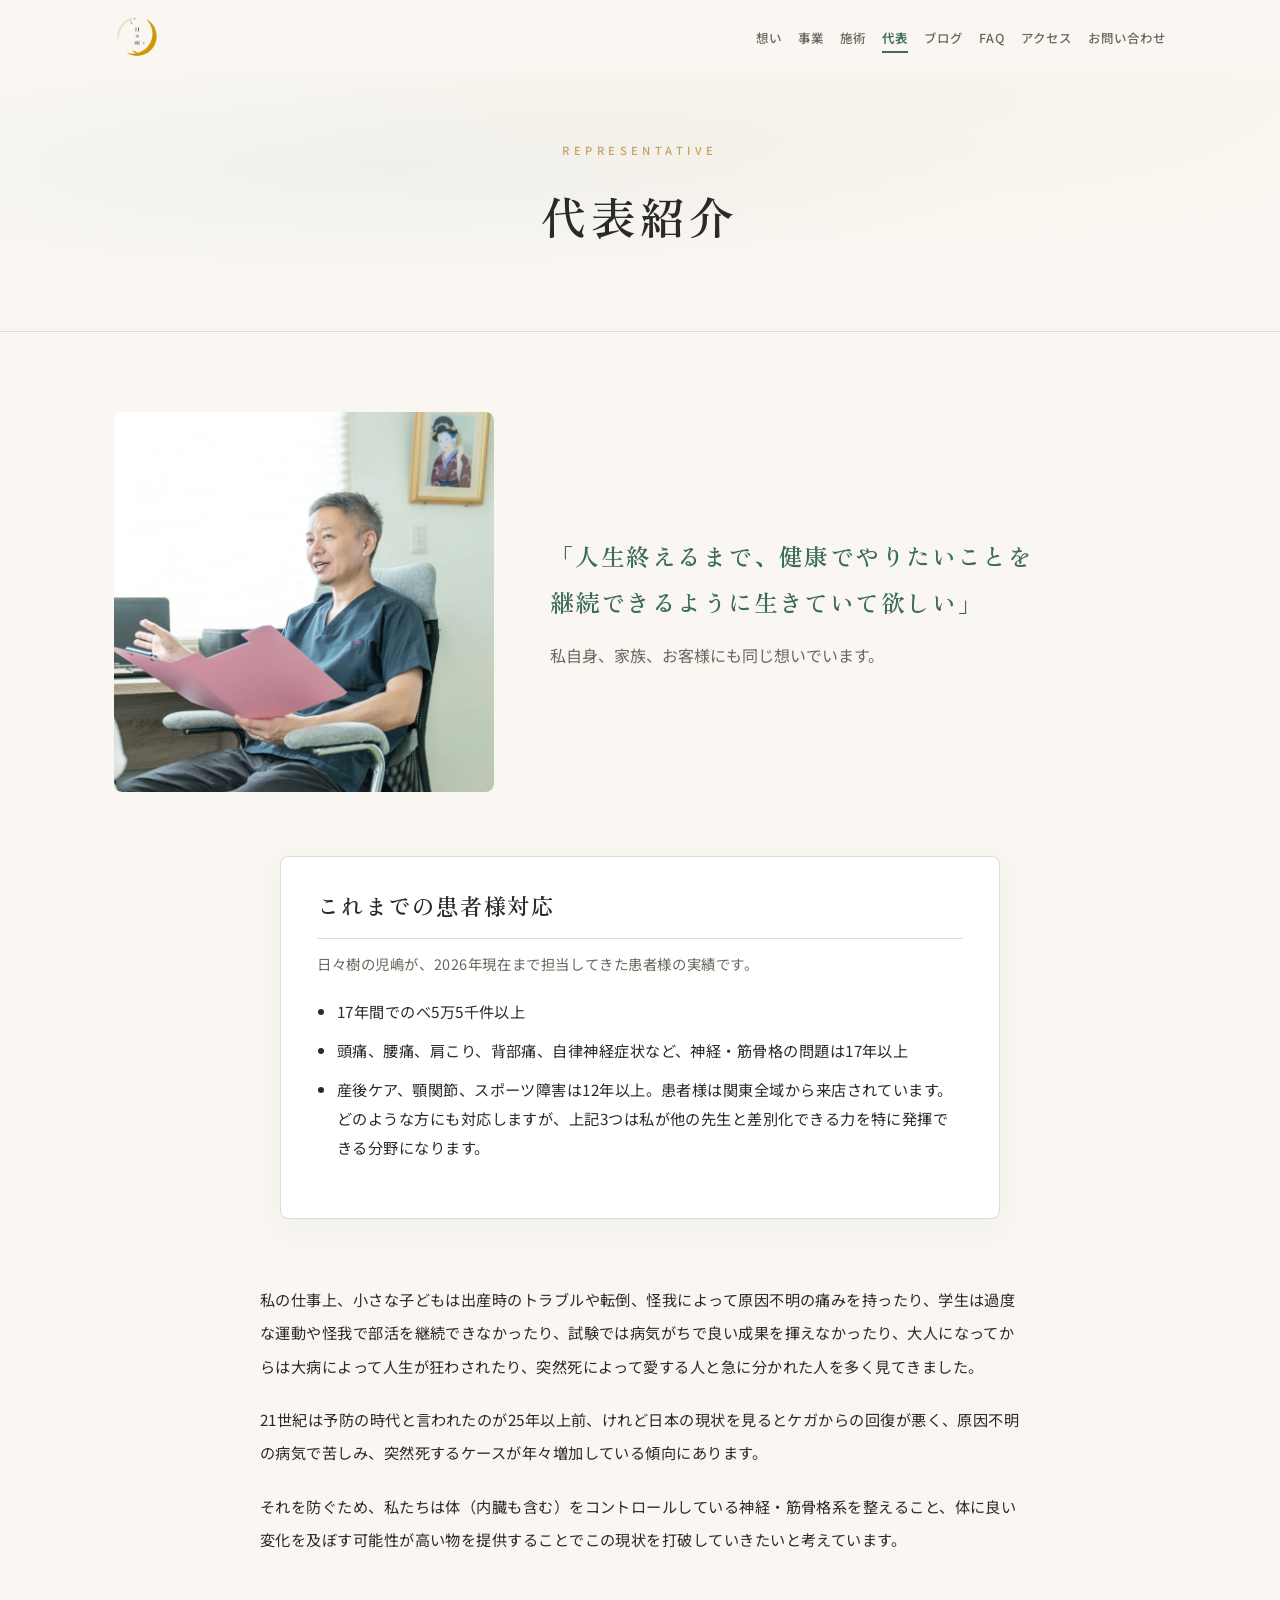
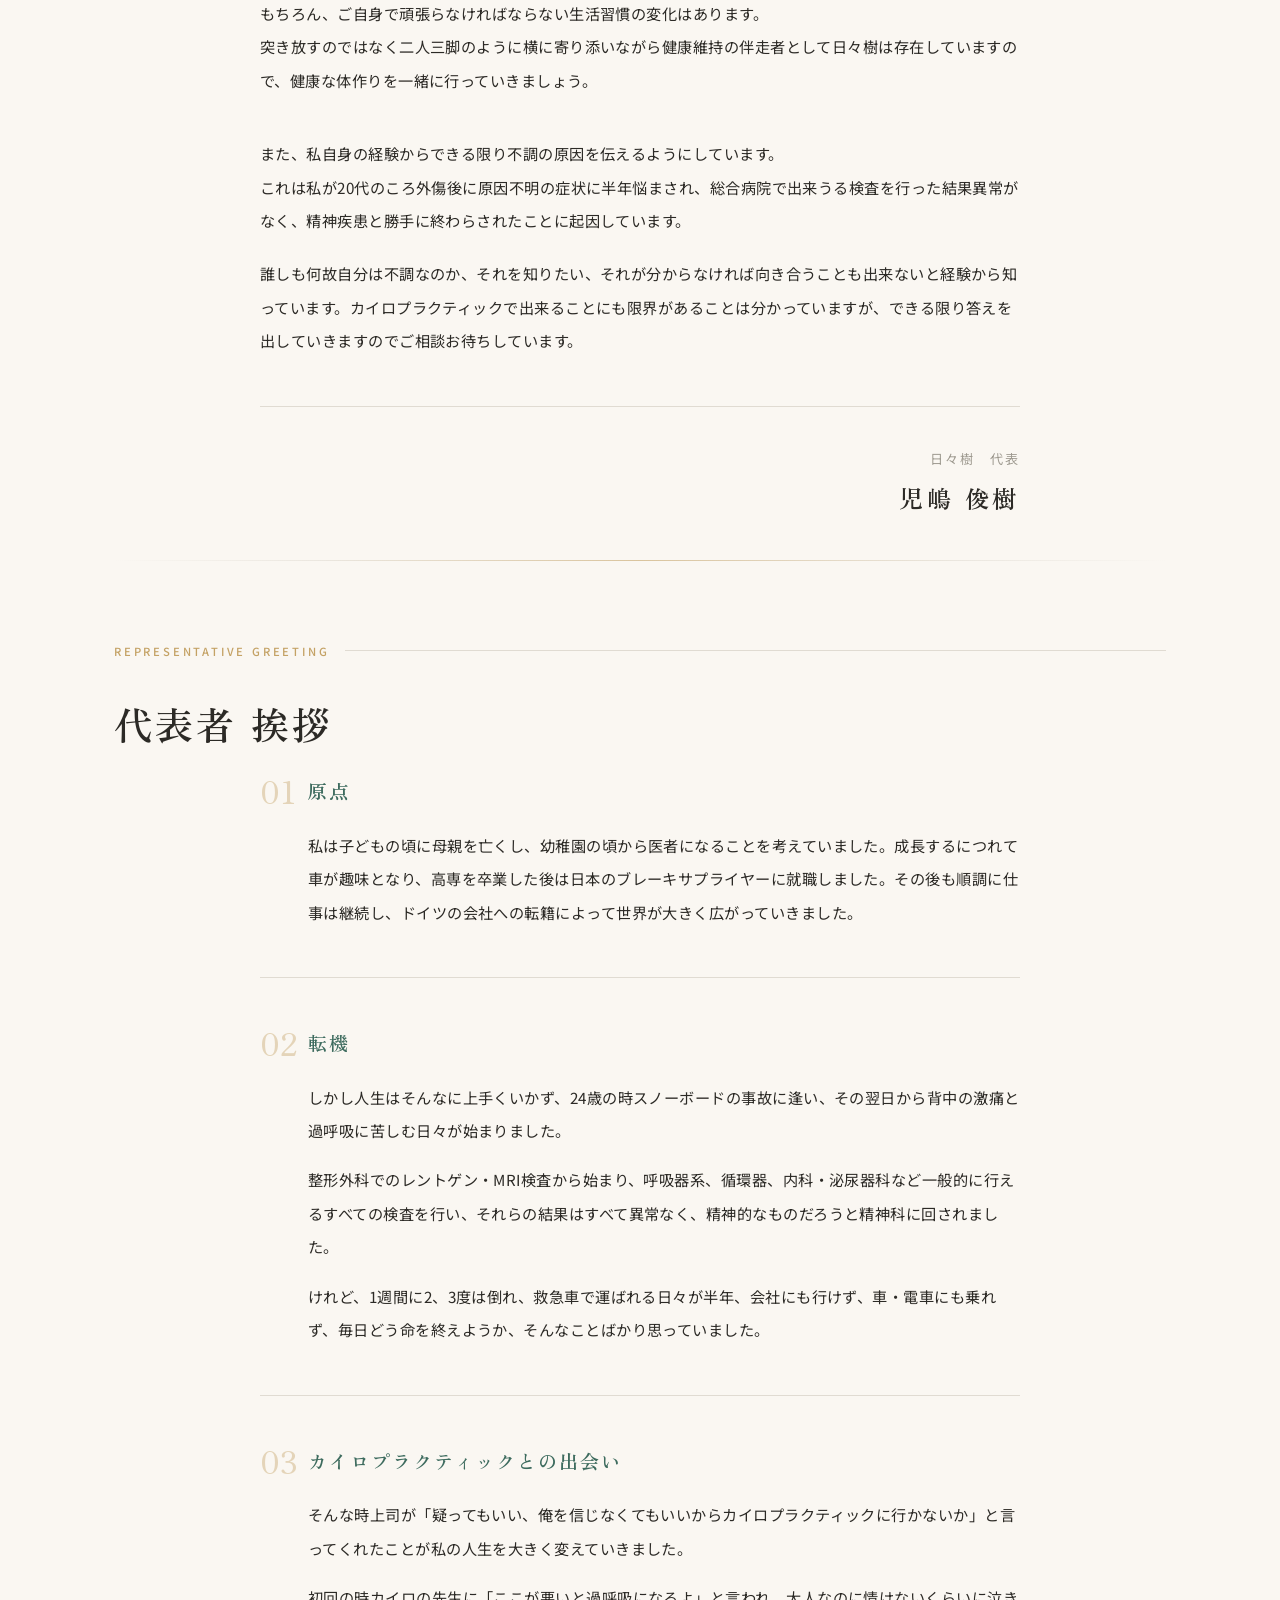
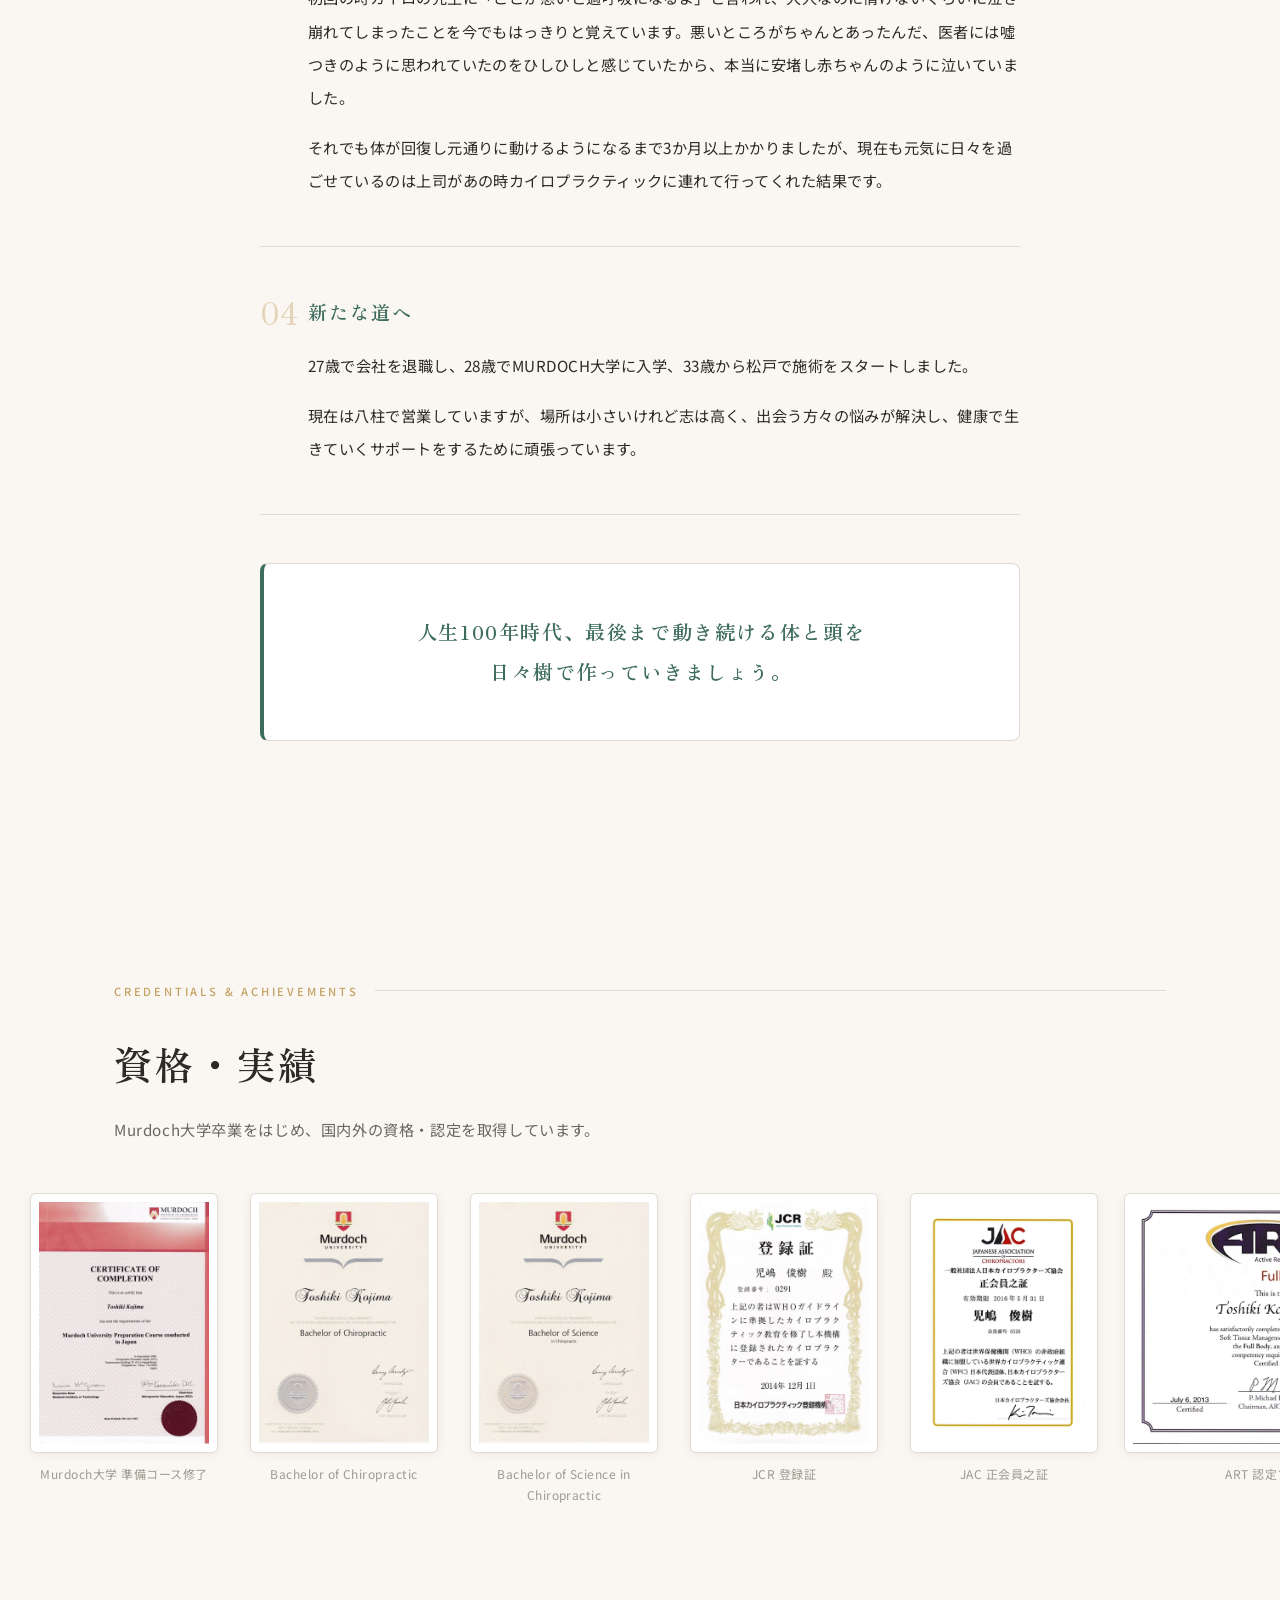
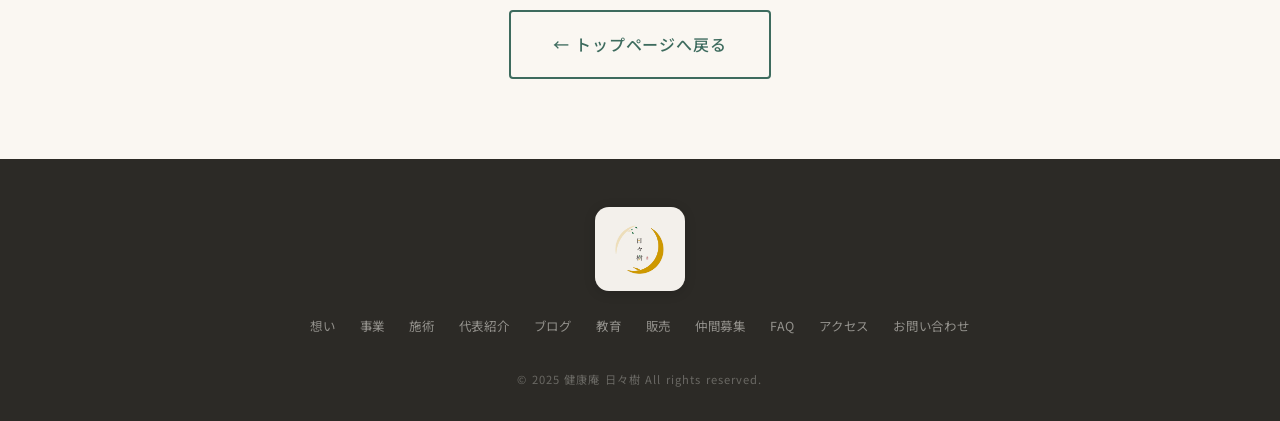
<file: about.html>
<!DOCTYPE html>
<html lang="ja">
<head>
  <meta charset="UTF-8">
  <meta name="viewport" content="width=device-width, initial-scale=1.0">
  <title>代表紹介 | 健康庵 日々樹</title>
  <meta name="description" content="施術、教育、販売で健康を支える日々樹。代表・児嶋俊樹の想いと挨拶。カイロプラクティックとの出会い、資格・実績、健康で生きる力を届けたいという原点。">
  <link rel="preconnect" href="https://fonts.googleapis.com">
  <link rel="preconnect" href="https://fonts.gstatic.com" crossorigin>
  <link href="https://fonts.googleapis.com/css2?family=Noto+Serif+JP:wght@300;400;500;600;700&family=Noto+Sans+JP:wght@300;400;500;700&family=Zen+Old+Mincho:wght@400;700&display=swap" rel="stylesheet">
  <link rel="stylesheet" href="style.css">
  <link rel="stylesheet" href="about.css">
</head>
<body>

  <!-- ===== HEADER ===== -->
  <header class="header is-scrolled" id="header">
    <div class="header__inner">
      <a href="index.html" class="header__logo">
        <img src="images/logo.webp" alt="健康庵 日々樹" class="header__logo-img">
      </a>
      <nav class="header__nav" id="nav">
        <ul class="header__nav-list">
          <li><a href="index.html#vision" class="header__nav-link">想い</a></li>
          <li><a href="index.html#business" class="header__nav-link">事業</a></li>
          <li><a href="index.html#treatment" class="header__nav-link">施術</a></li>
          <li><a href="about.html" class="header__nav-link is-active" aria-current="page">代表</a></li>
          <li><a href="https://beauty.hotpepper.jp/kr/slnH000756512/blog/" class="header__nav-link" target="_blank" rel="noopener noreferrer">ブログ</a></li>
          <li><a href="index.html#faq" class="header__nav-link">FAQ</a></li>
          <li><a href="access.html" class="header__nav-link">アクセス</a></li>
          <li><a href="index.html#contact" class="header__nav-link">お問い合わせ</a></li>
        </ul>
      </nav>
      <button class="header__hamburger" id="hamburger" aria-label="メニュー">
        <span></span>
        <span></span>
        <span></span>
      </button>
    </div>
  </header>

  <!-- ===== PAGE HERO ===== -->
  <section class="page-hero">
    <div class="page-hero__inner">
      <p class="page-hero__label">REPRESENTATIVE</p>
      <h1 class="page-hero__title">代表紹介</h1>
    </div>
  </section>

  <!-- ===== MESSAGE SECTION ===== -->
  <section class="section about-message">
    <div class="container">

      <!-- Representative Photo + Intro -->
      <div class="about-message__hero fade-in">
        <div class="about-message__photo">
          <img src="images/kojima-representative.webp" alt="日々樹 代表 児嶋俊樹" loading="lazy">
        </div>
        <div class="about-message__intro">
          <p class="about-message__intro-lead">
            「人生終えるまで、<br class="sp-only">健康でやりたいことを<br class="pc-only">継続できるように<br class="sp-only">生きていて欲しい」
          </p>
          <p class="about-message__intro-sub">
            私自身、家族、お客様にも同じ想いでいます。
          </p>
        </div>
      </div>

      <!-- Clinical track record -->
      <div class="about-patient-track fade-in">
        <h2 class="about-patient-track__title">これまでの患者様対応</h2>
        <p class="about-patient-track__lead">
          日々樹の児嶋が、2026年現在まで担当してきた患者様の実績です。
        </p>
        <ul class="about-patient-track__list">
          <li>17年間でのべ5万5千件以上</li>
          <li>頭痛、腰痛、肩こり、背部痛、自律神経症状など、神経・筋骨格の問題は17年以上</li>
          <li>産後ケア、顎関節、スポーツ障害は12年以上。患者様は関東全域から来店されています。どのような方にも対応しますが、上記3つは私が他の先生と差別化できる力を特に発揮できる分野になります。</li>
        </ul>
      </div>

      <!-- Main Message -->
      <div class="about-message__body fade-in">
        <div class="about-message__section">
          <p>
            私の仕事上、小さな子どもは出産時のトラブルや転倒、怪我によって原因不明の痛みを持ったり、学生は過度な運動や怪我で部活を継続できなかったり、試験では病気がちで良い成果を揮えなかったり、大人になってからは大病によって人生が狂わされたり、突然死によって愛する人と急に分かれた人を多く見てきました。
          </p>
          <p>
            21世紀は予防の時代と言われたのが25年以上前、けれど日本の現状を見るとケガからの回復が悪く、原因不明の病気で苦しみ、突然死するケースが年々増加している傾向にあります。
          </p>
          <p>
            それを防ぐため、私たちは体（内臓も含む）をコントロールしている神経・筋骨格系を整えること、体に良い変化を及ぼす可能性が高い物を提供することでこの現状を打破していきたいと考えています。
          </p>
        </div>

        <div class="about-message__section">
          <p>
            もちろん、ご自身で頑張らなければならない生活習慣の変化はあります。<br>
            突き放すのではなく二人三脚のように横に寄り添いながら健康維持の伴走者として日々樹は存在していますので、健康な体作りを一緒に行っていきましょう。
          </p>
        </div>

        <div class="about-message__section">
          <p>
            また、私自身の経験からできる限り不調の原因を伝えるようにしています。<br>
            これは私が20代のころ外傷後に原因不明の症状に半年悩まされ、総合病院で出来うる検査を行った結果異常がなく、精神疾患と勝手に終わらされたことに起因しています。
          </p>
          <p>
            誰しも何故自分は不調なのか、それを知りたい、それが分からなければ向き合うことも出来ないと経験から知っています。カイロプラクティックで出来ることにも限界があることは分かっていますが、できる限り答えを出していきますのでご相談お待ちしています。
          </p>
        </div>

        <div class="about-message__sign fade-in">
          <span class="about-message__sign-org">日々樹　代表</span>
          <span class="about-message__sign-name">児嶋 俊樹</span>
        </div>
      </div>

    </div>
  </section>

  <!-- ===== DIVIDER ===== -->
  <div class="about-divider">
    <div class="container">
      <hr class="about-divider__line">
    </div>
  </div>

  <!-- ===== GREETING / STORY ===== -->
  <section class="section about-story">
    <div class="container">
      <div class="section__label fade-in">
        <span class="section__label-en">REPRESENTATIVE GREETING</span>
        <span class="section__label-line"></span>
      </div>
      <h2 class="section__title fade-in">代表者 挨拶</h2>

      <div class="about-story__body">

        <div class="about-story__chapter fade-in">
          <span class="about-story__chapter-num">01</span>
          <h3 class="about-story__chapter-title">原点</h3>
          <p>
            私は子どもの頃に母親を亡くし、幼稚園の頃から医者になることを考えていました。成長するにつれて車が趣味となり、高専を卒業した後は日本のブレーキサプライヤーに就職しました。その後も順調に仕事は継続し、ドイツの会社への転籍によって世界が大きく広がっていきました。
          </p>
        </div>

        <div class="about-story__chapter fade-in">
          <span class="about-story__chapter-num">02</span>
          <h3 class="about-story__chapter-title">転機</h3>
          <p>
            しかし人生はそんなに上手くいかず、24歳の時スノーボードの事故に逢い、その翌日から背中の激痛と過呼吸に苦しむ日々が始まりました。
          </p>
          <p>
            整形外科でのレントゲン・MRI検査から始まり、呼吸器系、循環器、内科・泌尿器科など一般的に行えるすべての検査を行い、それらの結果はすべて異常なく、精神的なものだろうと精神科に回されました。
          </p>
          <p>
            けれど、1週間に2、3度は倒れ、救急車で運ばれる日々が半年、会社にも行けず、車・電車にも乗れず、毎日どう命を終えようか、そんなことばかり思っていました。
          </p>
        </div>

        <div class="about-story__chapter fade-in">
          <span class="about-story__chapter-num">03</span>
          <h3 class="about-story__chapter-title">カイロプラクティックとの出会い</h3>
          <p>
            そんな時上司が「疑ってもいい、俺を信じなくてもいいからカイロプラクティックに行かないか」と言ってくれたことが私の人生を大きく変えていきました。
          </p>
          <p>
            初回の時カイロの先生に「ここが悪いと過呼吸になるよ」と言われ、大人なのに情けないくらいに泣き崩れてしまったことを今でもはっきりと覚えています。悪いところがちゃんとあったんだ、医者には噓つきのように思われていたのをひしひしと感じていたから、本当に安堵し赤ちゃんのように泣いていました。
          </p>
          <p>
            それでも体が回復し元通りに動けるようになるまで3か月以上かかりましたが、現在も元気に日々を過ごせているのは上司があの時カイロプラクティックに連れて行ってくれた結果です。
          </p>
        </div>

        <div class="about-story__chapter fade-in">
          <span class="about-story__chapter-num">04</span>
          <h3 class="about-story__chapter-title">新たな道へ</h3>
          <p>
            27歳で会社を退職し、28歳でMURDOCH大学に入学、33歳から松戸で施術をスタートしました。
          </p>
          <p>
            現在は八柱で営業していますが、場所は小さいけれど志は高く、出会う方々の悩みが解決し、健康で生きていくサポートをするために頑張っています。
          </p>
        </div>

        <div class="about-story__closing fade-in">
          <p>
            人生100年時代、<br class="sp-only">最後まで動き続ける体と頭を<br class="pc-only">日々樹で作っていきましょう。
          </p>
        </div>

      </div>
    </div>
  </section>

  <!-- ===== CREDENTIALS ===== -->
  <section class="section about-credentials">
    <div class="container">
      <div class="section__label fade-in">
        <span class="section__label-en">CREDENTIALS & ACHIEVEMENTS</span>
        <span class="section__label-line"></span>
      </div>
      <h2 class="section__title fade-in">資格・実績</h2>
      <p class="section__subtitle fade-in">
        Murdoch大学卒業をはじめ、国内外の資格・認定を取得しています。
      </p>
    </div>
    <div class="credentials__scroll fade-in">
      <div class="credentials__track">
        <div class="credentials__item">
          <img src="images/cert-murdoch-prep.webp" alt="Murdoch University Preparation Course" loading="lazy">
          <span class="credentials__caption">Murdoch大学 準備コース修了</span>
        </div>
        <div class="credentials__item">
          <img src="images/cert-bachelor-chiro.webp" alt="Bachelor of Chiropractic" loading="lazy">
          <span class="credentials__caption">Bachelor of Chiropractic</span>
        </div>
        <div class="credentials__item">
          <img src="images/cert-bachelor-science.webp" alt="Bachelor of Science in Chiropractic" loading="lazy">
          <span class="credentials__caption">Bachelor of Science in Chiropractic</span>
        </div>
        <div class="credentials__item">
          <img src="images/cert-jcr.webp" alt="日本カイロプラクティック登録機構 登録証" loading="lazy">
          <span class="credentials__caption">JCR 登録証</span>
        </div>
        <div class="credentials__item">
          <img src="images/cert-jac.webp" alt="日本カイロプラクターズ協会 正会員之証" loading="lazy">
          <span class="credentials__caption">JAC 正会員之証</span>
        </div>
        <div class="credentials__item">
          <img src="images/cert-art.webp" alt="ART Certified Provider - Full Body" loading="lazy">
          <span class="credentials__caption">ART 認定プロバイダー</span>
        </div>
        <div class="credentials__item">
          <img src="images/cert-fics.webp" alt="FICS Associate Member" loading="lazy">
          <span class="credentials__caption">FICS 準会員</span>
        </div>
        <div class="credentials__item">
          <img src="images/cert-jfcs.webp" alt="日本スポーツカイロプラクティック連盟 正会員之証" loading="lazy">
          <span class="credentials__caption">日本スポーツカイロ連盟 正会員</span>
        </div>
        <div class="credentials__item">
          <img src="images/cert-parker.webp" alt="Parker Seminars Certificate of Attendance" loading="lazy">
          <span class="credentials__caption">Parker Seminars 修了</span>
        </div>
        <div class="credentials__item">
          <img src="images/cert-biotonix.webp" alt="Biotonix ChiroPrint Exercise Certificate" loading="lazy">
          <span class="credentials__caption">Biotonix ChiroPrint 修了</span>
        </div>
      </div>
    </div>
  </section>

  <!-- ===== BACK TO TOP ===== -->
  <section class="section about-back">
    <div class="container" style="text-align: center;">
      <a href="index.html" class="btn btn--outline btn--lg">&larr; トップページへ戻る</a>
    </div>
  </section>

  <!-- ===== FOOTER ===== -->
  <footer class="footer">
    <div class="container">
      <div class="footer__inner">
        <div class="footer__brand">
          <img src="images/logo.webp" alt="健康庵 日々樹" class="footer__logo-img">
        </div>
        <nav class="footer__nav" aria-label="フッターナビ">
          <a href="index.html#vision">想い</a>
          <a href="index.html#business">事業</a>
          <a href="index.html#treatment">施術</a>
          <a href="about.html">代表紹介</a>
          <a href="https://beauty.hotpepper.jp/kr/slnH000756512/blog/" target="_blank" rel="noopener noreferrer">ブログ</a>
          <a href="index.html#education">教育</a>
          <a href="index.html#products">販売</a>
          <a href="index.html#recruitment">仲間募集</a>
          <a href="index.html#faq">FAQ</a>
          <a href="access.html">アクセス</a>
          <a href="index.html#contact">お問い合わせ</a>
        </nav>
        <p class="footer__copy">&copy; 2025 健康庵 日々樹 All rights reserved.</p>
      </div>
    </div>
  </footer>

  <script src="script.js"></script>
</body>
</html>
</file>
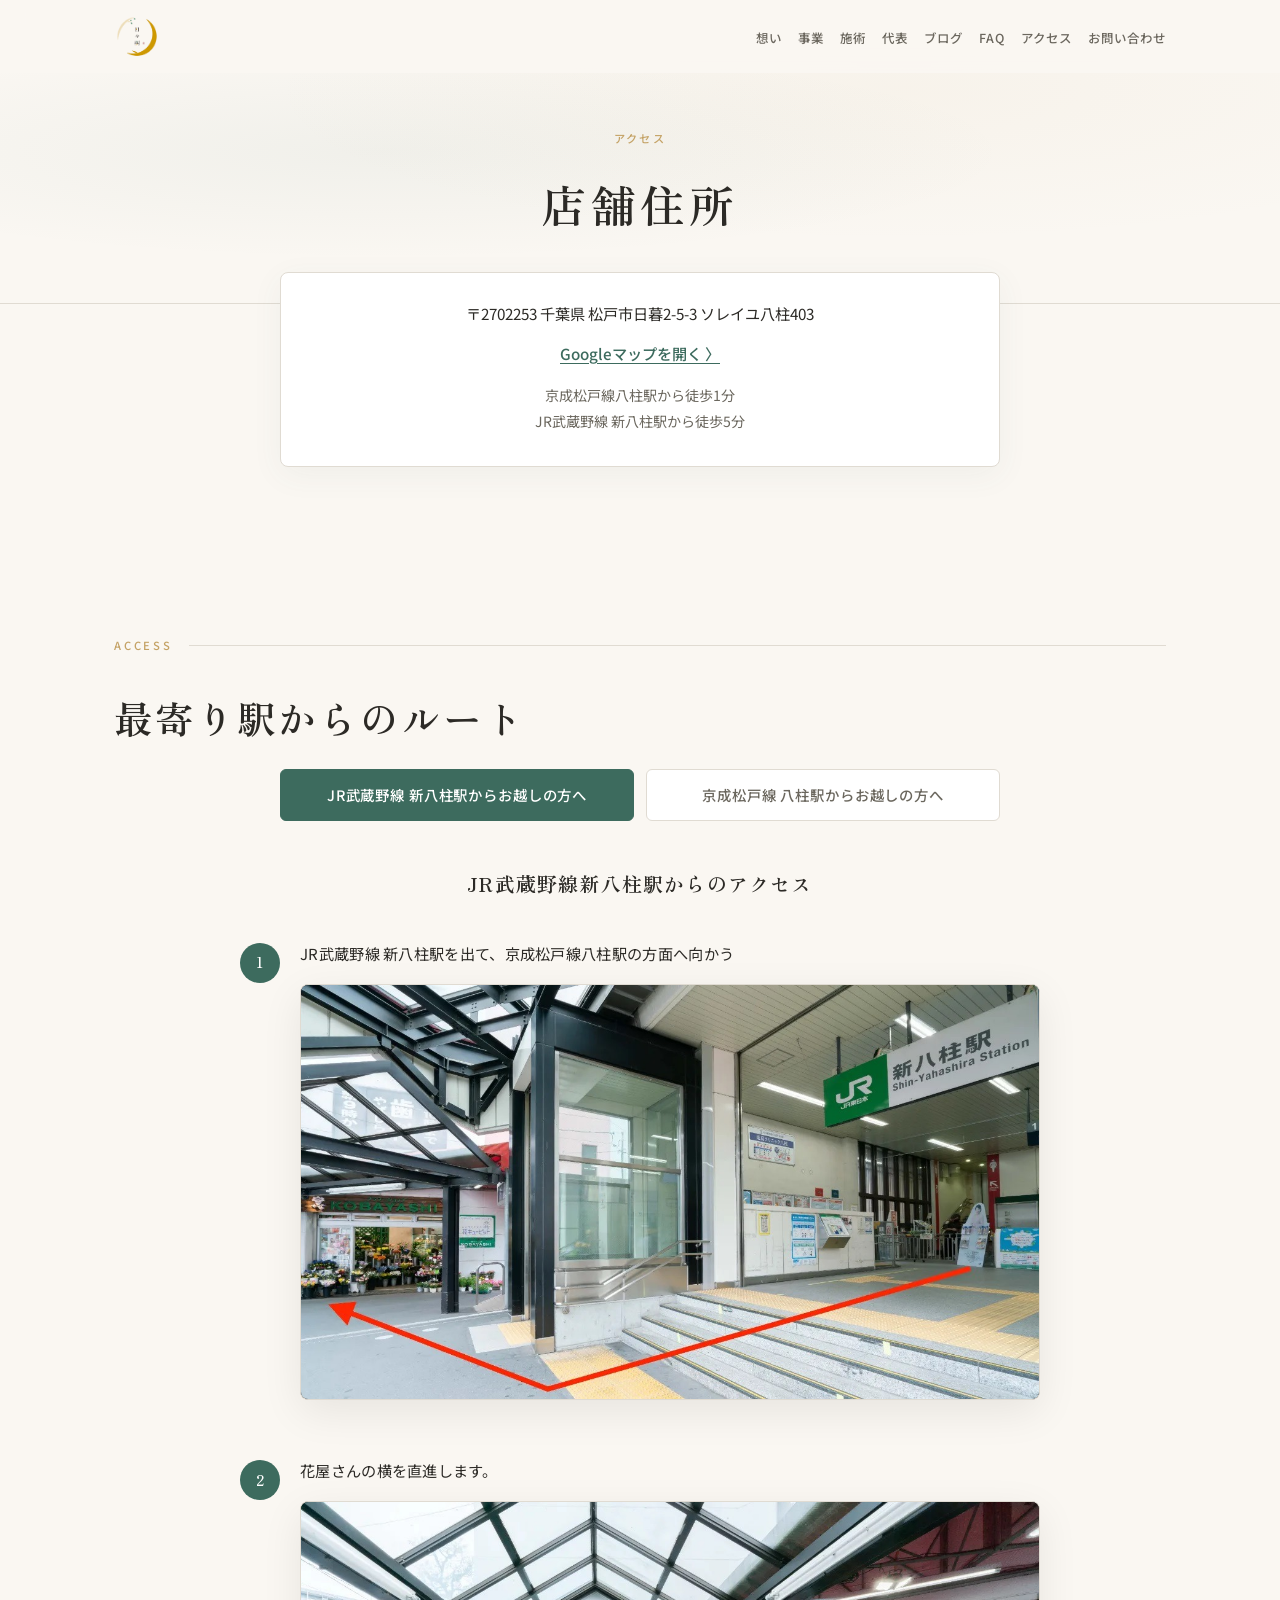
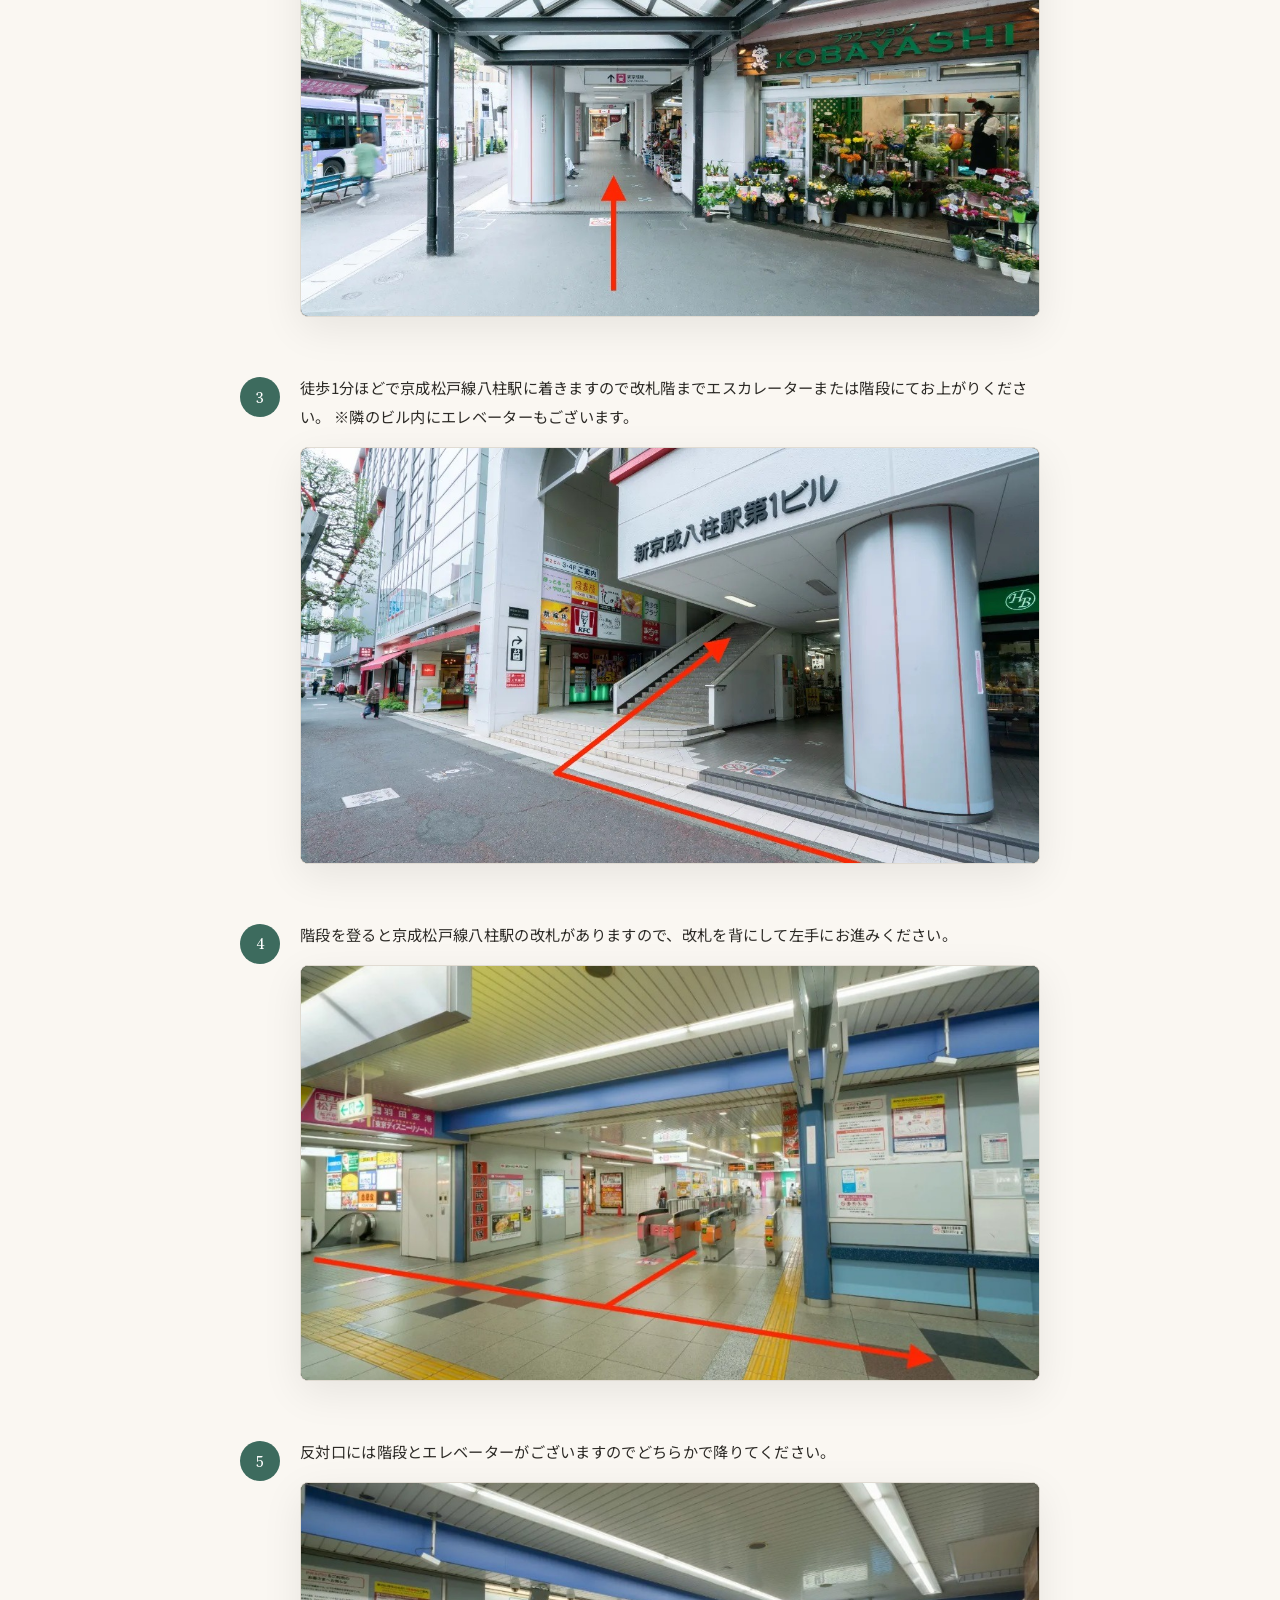
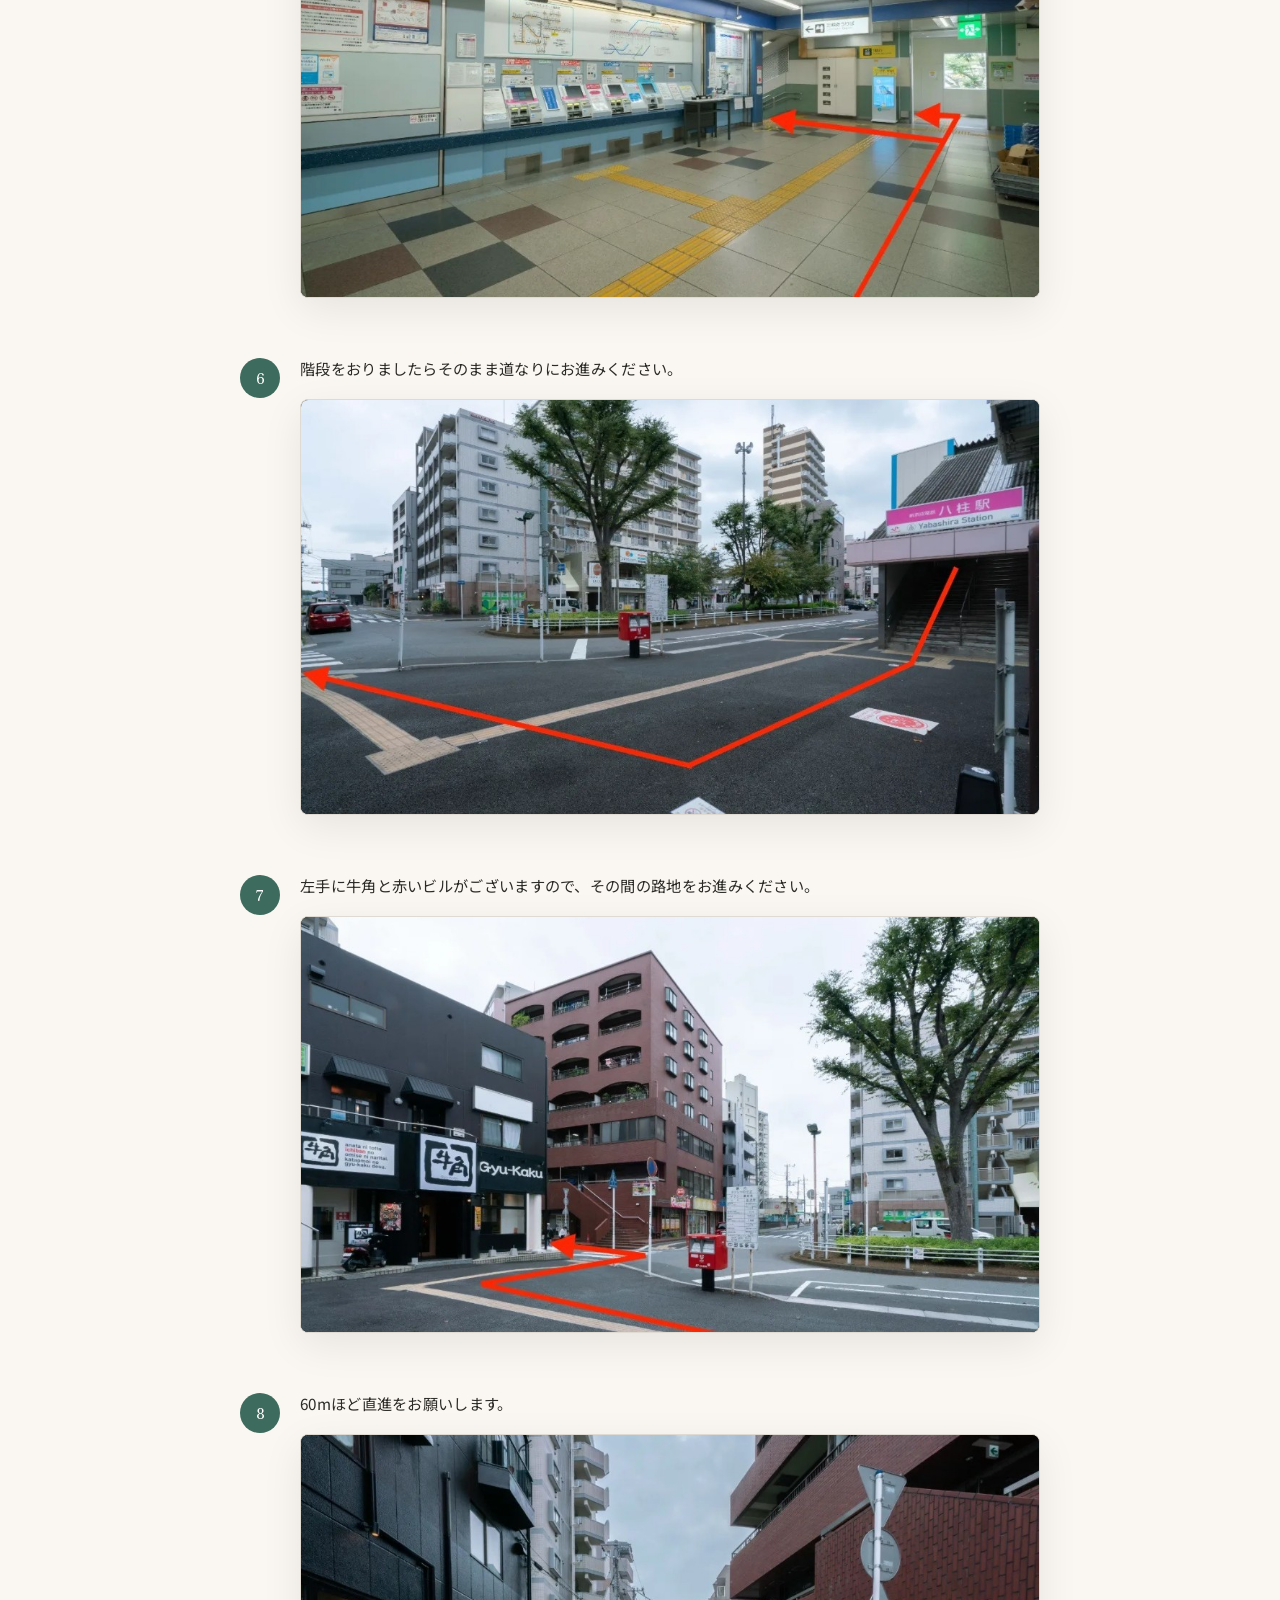
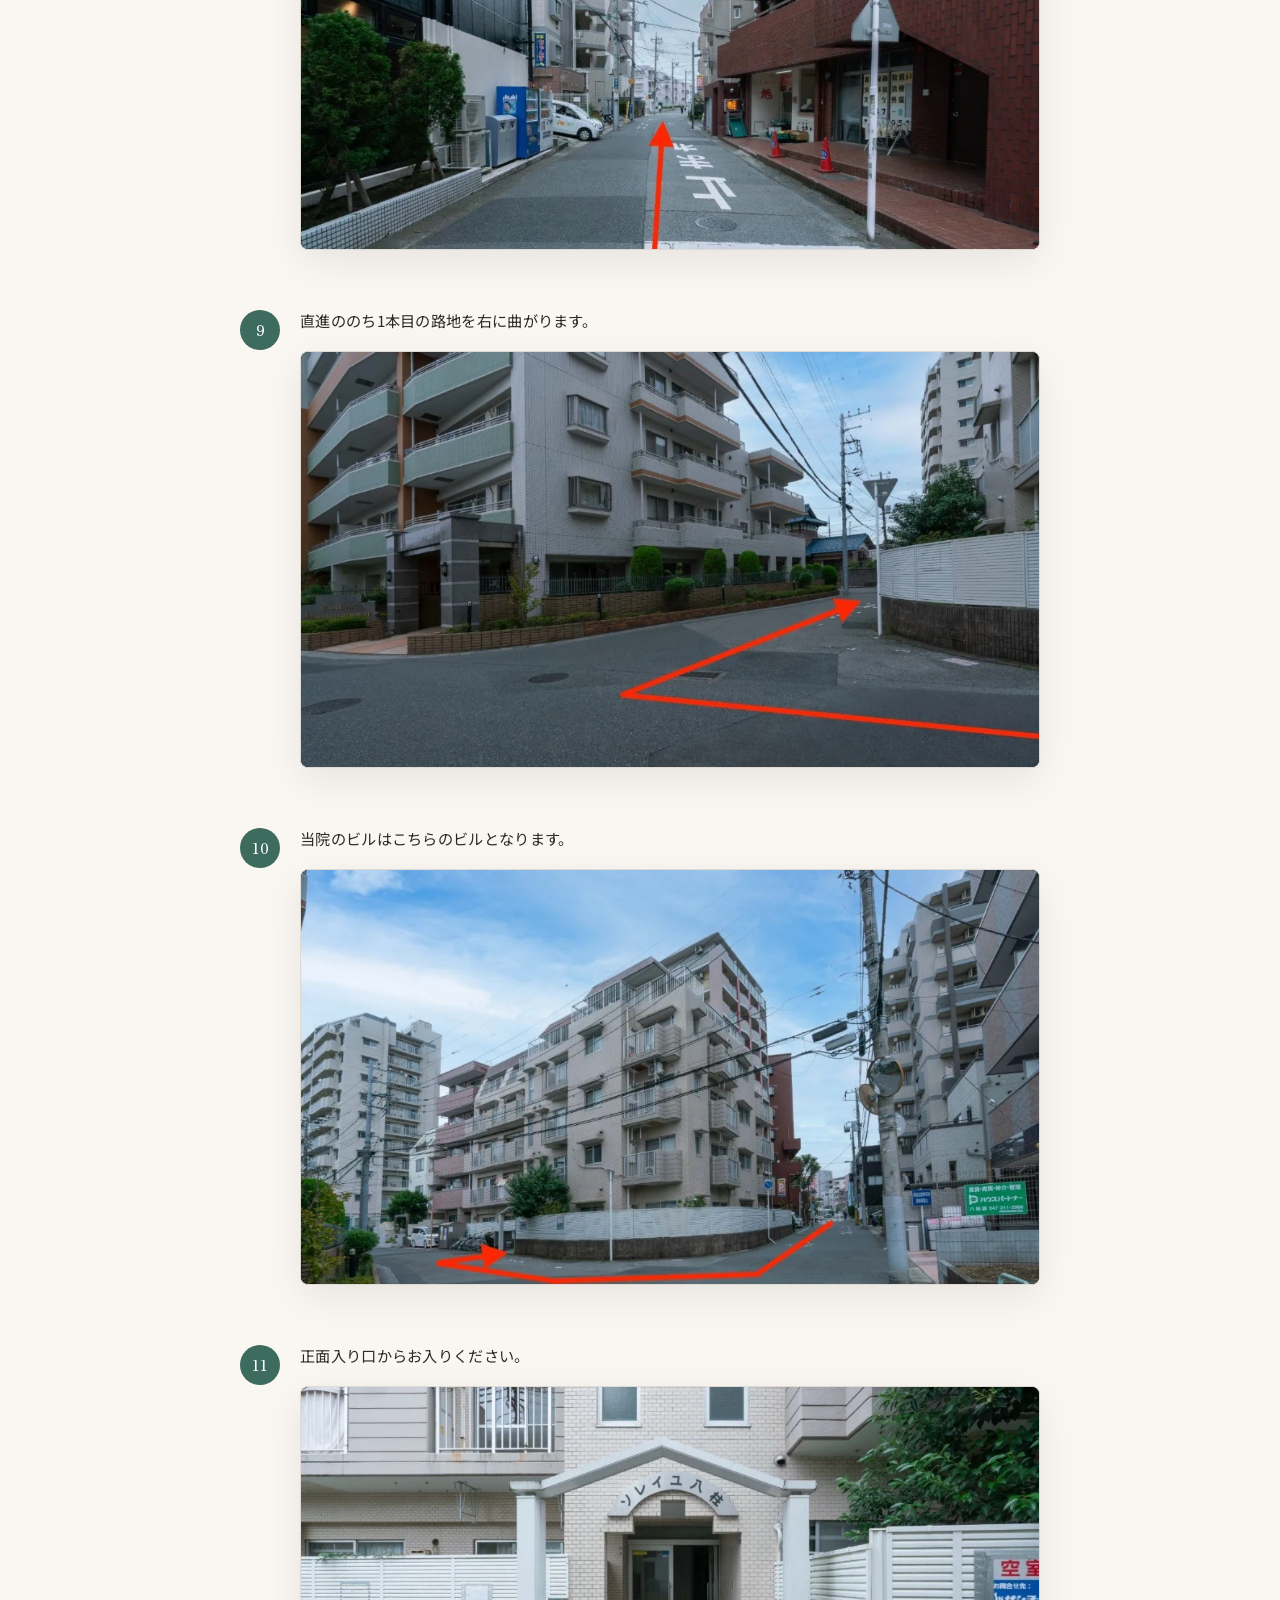
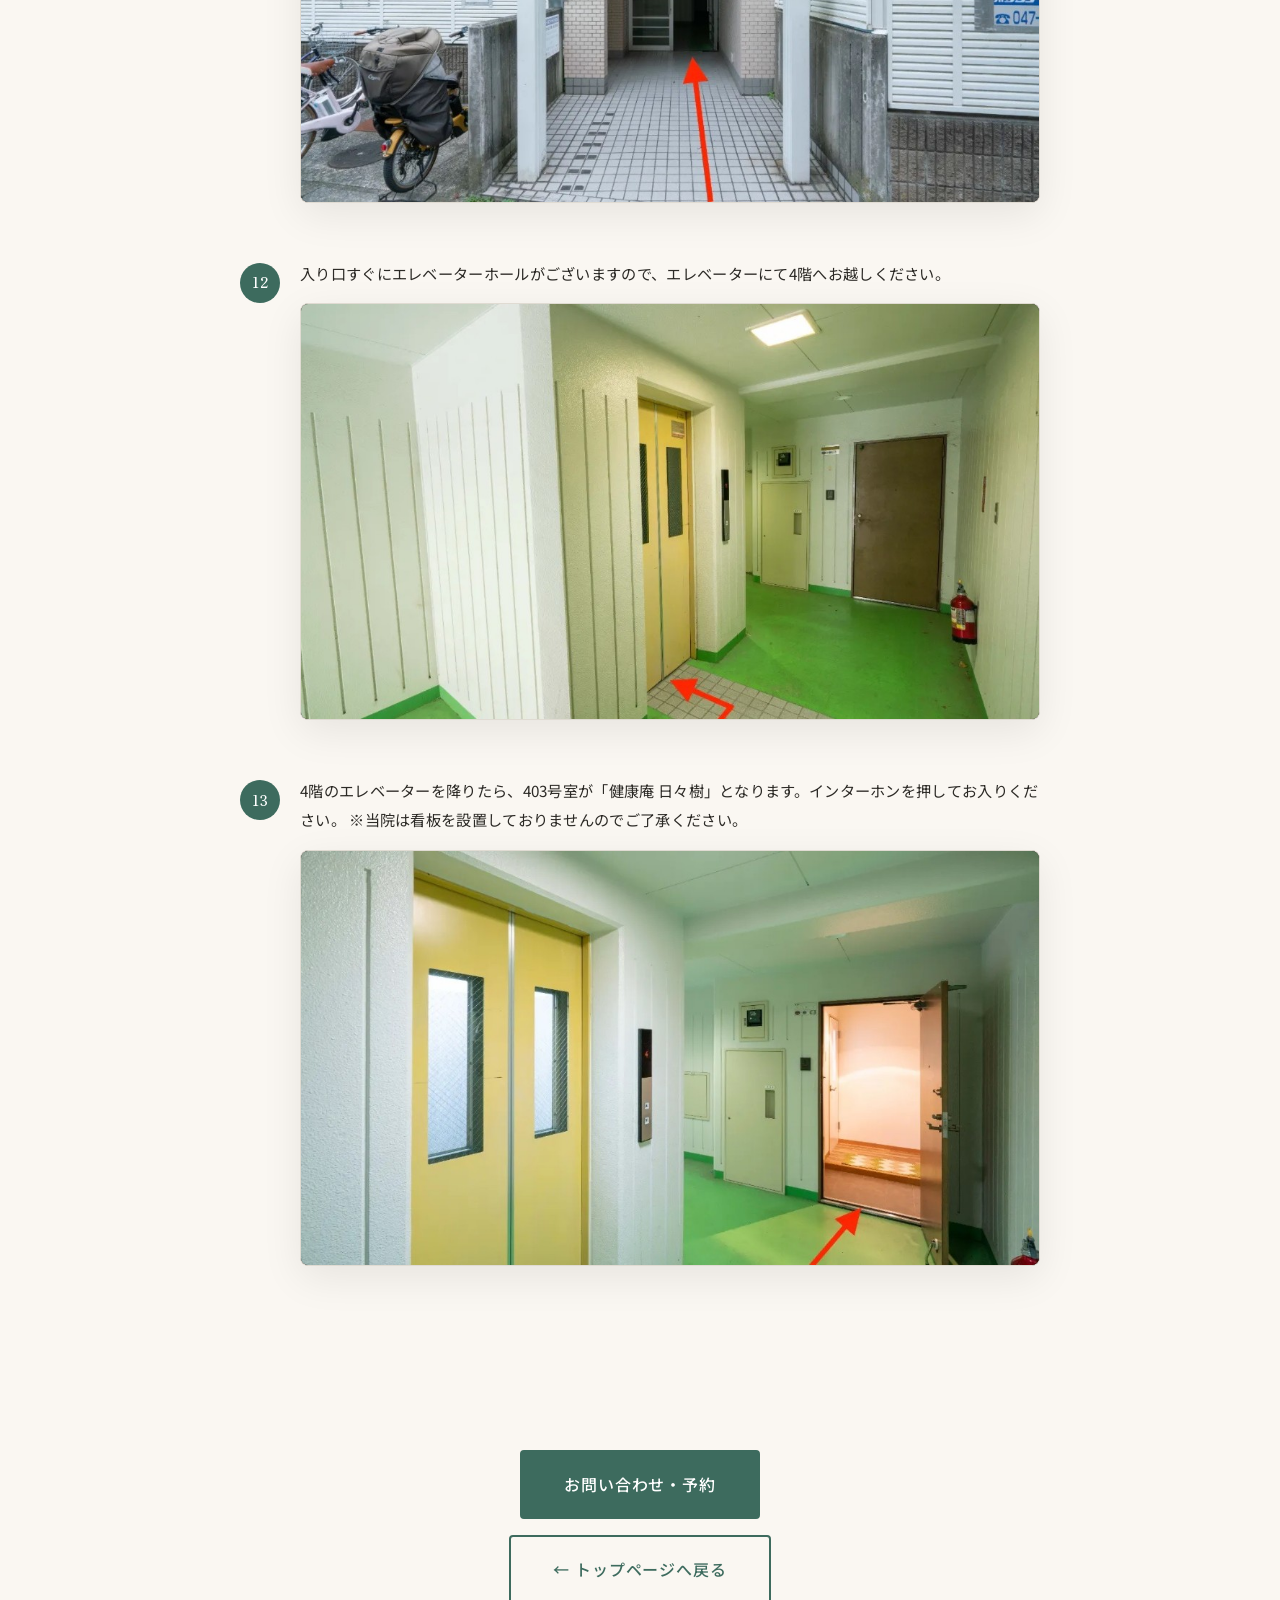
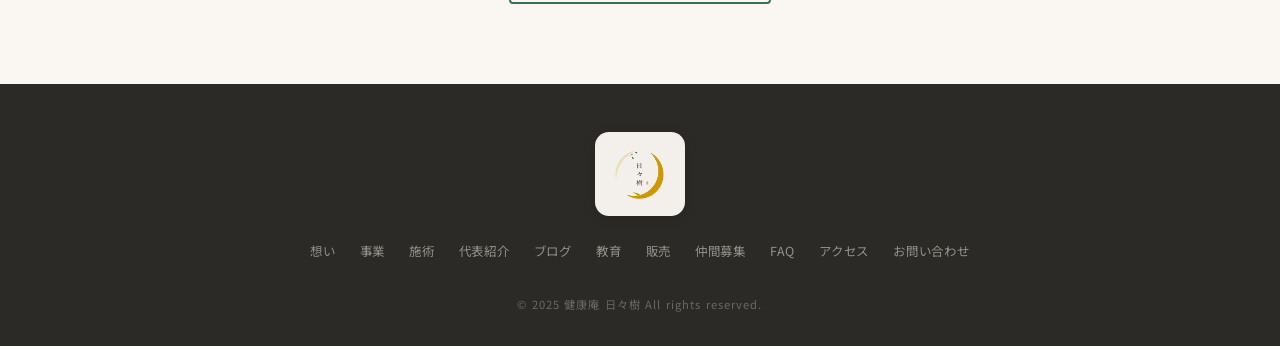
<file: access.html>
<!DOCTYPE html>
<html lang="ja">
<head>
  <meta charset="UTF-8">
  <meta name="viewport" content="width=device-width, initial-scale=1.0">
  <title>アクセス | 健康庵 日々樹</title>
  <meta name="description" content="〒2702253 千葉県松戸市日暮2-5-3 ソレイユ八柱403。京成松戸線八柱駅から徒歩1分、JR武蔵野線 新八柱駅から徒歩5分。最寄り駅からの道順をご案内します。">
  <link rel="preconnect" href="https://fonts.googleapis.com">
  <link rel="preconnect" href="https://fonts.gstatic.com" crossorigin>
  <link href="https://fonts.googleapis.com/css2?family=Noto+Serif+JP:wght@300;400;500;600;700&family=Noto+Sans+JP:wght@300;400;500;700&family=Zen+Old+Mincho:wght@400;700&display=swap" rel="stylesheet">
  <link rel="stylesheet" href="style.css">
  <link rel="stylesheet" href="access.css">
</head>
<body>

  <header class="header is-scrolled" id="header">
    <div class="header__inner">
      <a href="index.html" class="header__logo">
        <img src="images/logo.webp" alt="健康庵 日々樹" class="header__logo-img">
      </a>
      <nav class="header__nav" id="nav">
        <ul class="header__nav-list">
          <li><a href="index.html#vision" class="header__nav-link">想い</a></li>
          <li><a href="index.html#business" class="header__nav-link">事業</a></li>
          <li><a href="index.html#treatment" class="header__nav-link">施術</a></li>
          <li><a href="about.html" class="header__nav-link">代表</a></li>
          <li><a href="https://beauty.hotpepper.jp/kr/slnH000756512/blog/" class="header__nav-link" target="_blank" rel="noopener noreferrer">ブログ</a></li>
          <li><a href="index.html#faq" class="header__nav-link">FAQ</a></li>
          <li><a href="access.html" class="header__nav-link is-active">アクセス</a></li>
          <li><a href="index.html#contact" class="header__nav-link">お問い合わせ</a></li>
        </ul>
      </nav>
      <button class="header__hamburger" id="hamburger" aria-label="メニュー">
        <span></span>
        <span></span>
        <span></span>
      </button>
    </div>
  </header>

  <section class="page-hero access-page-hero">
    <div class="page-hero__inner">
      <p class="page-hero__label">アクセス</p>
      <h1 class="page-hero__title">店舗住所</h1>
    </div>
  </section>

  <section class="section access-intro">
    <div class="container">
      <div class="access-intro__box fade-in">
        <p class="access-intro__addr">〒2702253 千葉県 松戸市日暮2-5-3 ソレイユ八柱403</p>
        <p class="access-intro__mapwrap">
          <a href="https://goo.gl/maps/cvEFSzfNzauVrWck8" class="access-intro__maplink" target="_blank" rel="noopener noreferrer">Googleマップを開く 〉</a>
        </p>
        <p class="access-intro__note">京成松戸線八柱駅から徒歩1分<br>JR武蔵野線 新八柱駅から徒歩5分</p>
      </div>
    </div>
  </section>

  <section class="section access-route" id="access-route" aria-label="最寄り駅からの道順">
    <div class="container">
      <div class="section__label fade-in">
        <span class="section__label-en">ACCESS</span>
        <span class="section__label-line"></span>
      </div>
      <h2 class="section__title fade-in">最寄り駅からのルート</h2>

      <div class="access-route__toggle fade-in" role="tablist" aria-label="最寄り駅">
        <button type="button" class="access-route__tab is-active" id="access-tab-jr" role="tab" aria-selected="true" aria-controls="access-panel-jr" data-access-tab="jr">JR武蔵野線 新八柱駅からお越しの方へ</button>
        <button type="button" class="access-route__tab" id="access-tab-sks" role="tab" aria-selected="false" aria-controls="access-panel-sks" tabindex="-1" data-access-tab="sks">京成松戸線 八柱駅からお越しの方へ</button>
      </div>

      <!-- JR 新八柱ルート（先に表示） -->
      <div class="access-route__panel" id="access-panel-jr" role="tabpanel" aria-labelledby="access-tab-jr" data-access-panel="jr" tabindex="0">
        <h3 class="access-route__heading">JR武蔵野線新八柱駅からのアクセス</h3>
        <ol class="access-steps" aria-label="JR 新八柱駅からの道順">
          <li class="access-step">
            <span class="access-step__num" aria-hidden="true">1</span>
            <div class="access-step__body">
              <p class="access-step__text">JR武蔵野線 新八柱駅を出て、京成松戸線八柱駅の方面へ向かう</p>
              <figure class="access-step__figure">
                <img src="images/S__40230982_0.jpg" alt="新八柱駅 改札外" loading="lazy" width="1200" height="900">
              </figure>
            </div>
          </li>
          <li class="access-step">
            <span class="access-step__num" aria-hidden="true">2</span>
            <div class="access-step__body">
              <p class="access-step__text">花屋さんの横を直進します。</p>
              <figure class="access-step__figure">
                <img src="images/S__40230984_0.jpg" alt="アーケードの歩道。右手の花屋「KOBAYASHI」の横を、赤い矢印の方向へ直進" loading="lazy" width="1200" height="900">
              </figure>
            </div>
          </li>
          <li class="access-step">
            <span class="access-step__num" aria-hidden="true">3</span>
            <div class="access-step__body">
              <p class="access-step__text">徒歩1分ほどで京成松戸線八柱駅に着きますので改札階までエスカレーターまたは階段にてお上がりください。 ※隣のビル内にエレベーターもございます。</p>
              <figure class="access-step__figure">
                <img src="images/S__40230985_0.jpg" alt="京成松戸線八柱駅 改札階方面" loading="lazy" width="1200" height="900">
              </figure>
            </div>
          </li>
          <li class="access-step">
            <span class="access-step__num" aria-hidden="true">4</span>
            <div class="access-step__body">
              <p class="access-step__text">階段を登ると京成松戸線八柱駅の改札がありますので、改札を背にして左手にお進みください。</p>
              <figure class="access-step__figure">
                <img src="images/S__40230986_0.png" alt="京成松戸線八柱駅 改札を背にして左手方面" loading="lazy" width="1200" height="900">
              </figure>
            </div>
          </li>
          <li class="access-step">
            <span class="access-step__num" aria-hidden="true">5</span>
            <div class="access-step__body">
              <p class="access-step__text">反対口には階段とエレベーターがございますのでどちらかで降りてください。</p>
              <figure class="access-step__figure">
                <img src="images/S__40230987_0.png" alt="反対口の階段とエレベーター方面。赤い矢印の通り" loading="lazy" width="1200" height="900">
              </figure>
            </div>
          </li>
          <li class="access-step">
            <span class="access-step__num" aria-hidden="true">6</span>
            <div class="access-step__body">
              <p class="access-step__text">階段をおりましたらそのまま道なりにお進みください。</p>
              <figure class="access-step__figure">
                <img src="images/S__40230988_0.png" alt="八柱駅前。道なりの歩道。赤い矢印の通り" loading="lazy" width="1200" height="900">
              </figure>
            </div>
          </li>
          <li class="access-step">
            <span class="access-step__num" aria-hidden="true">7</span>
            <div class="access-step__body">
              <p class="access-step__text">左手に牛角と赤いビルがございますので、その間の路地をお進みください。</p>
              <figure class="access-step__figure">
                <img src="images/S__40230989_0.png" alt="牛角と赤いビルの間の路地。赤い矢印の通り" loading="lazy" width="1200" height="900">
              </figure>
            </div>
          </li>
          <li class="access-step">
            <span class="access-step__num" aria-hidden="true">8</span>
            <div class="access-step__body">
              <p class="access-step__text">60mほど直進をお願いします。</p>
              <figure class="access-step__figure">
                <img src="images/S__40230990_0.png" alt="細い道を直進。路面の「止まれ」手前、赤い矢印の方向へ" loading="lazy" width="1200" height="900">
              </figure>
            </div>
          </li>
          <li class="access-step">
            <span class="access-step__num" aria-hidden="true">9</span>
            <div class="access-step__body">
              <p class="access-step__text">直進ののち1本目の路地を右に曲がります。</p>
              <figure class="access-step__figure">
                <img src="images/S__40230991_0.png" alt="交差点。赤い矢印の通り、右手の細い道へ" loading="lazy" width="1200" height="900">
              </figure>
            </div>
          </li>
          <li class="access-step">
            <span class="access-step__num" aria-hidden="true">10</span>
            <div class="access-step__body">
              <p class="access-step__text">当院のビルはこちらのビルとなります。</p>
              <figure class="access-step__figure">
                <img src="images/S__40230992_0.png" alt="マンション外観。赤い矢印の通り、建物手前のエントランス方面へ" loading="lazy" width="1200" height="900">
              </figure>
            </div>
          </li>
          <li class="access-step">
            <span class="access-step__num" aria-hidden="true">11</span>
            <div class="access-step__body">
              <p class="access-step__text">正面入り口からお入りください。</p>
              <figure class="access-step__figure">
                <img src="images/S__40230993_0.png" alt="マンション「ソレイユ八柱」正面玄関。赤い矢印の先のガラス扉から入館" loading="lazy" width="1200" height="900">
              </figure>
            </div>
          </li>
          <li class="access-step">
            <span class="access-step__num" aria-hidden="true">12</span>
            <div class="access-step__body">
              <p class="access-step__text">入り口すぐにエレベーターホールがございますので、エレベーターにて4階へお越しください。</p>
              <figure class="access-step__figure">
                <img src="images/S__40230995_0.png" alt="1階 緑の床・黄色いエレベーター。赤い矢印の方向へ" loading="lazy" width="1200" height="900">
              </figure>
            </div>
          </li>
          <li class="access-step">
            <span class="access-step__num" aria-hidden="true">13</span>
            <div class="access-step__body">
              <p class="access-step__text">4階のエレベーターを降りたら、403号室が「健康庵 日々樹」となります。インターホンを押してお入りください。 ※当院は看板を設置しておりませんのでご了承ください。</p>
              <figure class="access-step__figure">
                <img src="images/S__40230996_0.png" alt="4階 廊下。エレベーター表示「4」。開いた扉先が403号室「健康庵 日々樹」。赤い矢印の先へ" loading="lazy" width="1200" height="900">
              </figure>
            </div>
          </li>
        </ol>
      </div>

      <!-- 京成松戸線 八柱ルート -->
      <div class="access-route__panel" id="access-panel-sks" role="tabpanel" aria-labelledby="access-tab-sks" data-access-panel="sks" hidden tabindex="-1">
        <h3 class="access-route__heading">京成松戸線 八柱駅からのアクセス</h3>
        <ol class="access-steps" aria-label="京成松戸線 八柱駅からの道順">
          <li class="access-step">
            <span class="access-step__num" aria-hidden="true">1</span>
            <div class="access-step__body">
              <p class="access-step__text">京成松戸線八柱駅の改札を背にして左手にお進みください。</p>
              <figure class="access-step__figure">
                <img src="images/S__40230986_0.png" alt="京成松戸線八柱駅 改札を背にして左手方面" loading="lazy" width="1200" height="900">
              </figure>
            </div>
          </li>
          <li class="access-step">
            <span class="access-step__num" aria-hidden="true">2</span>
            <div class="access-step__body">
              <p class="access-step__text">階段とエレベーターがございますのでどちらかで降りてください。</p>
              <figure class="access-step__figure">
                <img src="images/S__40230987_0.png" alt="階段とエレベーター方面。赤い矢印の通り" loading="lazy" width="1200" height="900">
              </figure>
            </div>
          </li>
          <li class="access-step">
            <span class="access-step__num" aria-hidden="true">3</span>
            <div class="access-step__body">
              <p class="access-step__text">階段をおりましたらそのまま道なりにお進みください。</p>
              <figure class="access-step__figure">
                <img src="images/S__40230988_0.png" alt="八柱駅前。道なりの歩道。赤い矢印の通り" loading="lazy" width="1200" height="900">
              </figure>
            </div>
          </li>
          <li class="access-step">
            <span class="access-step__num" aria-hidden="true">4</span>
            <div class="access-step__body">
              <p class="access-step__text">左手に牛角と赤いビルがございますので、その間の路地をお進みください。</p>
              <figure class="access-step__figure">
                <img src="images/S__40230989_0.png" alt="牛角と赤いビルの間の路地。赤い矢印の通り" loading="lazy" width="1200" height="900">
              </figure>
            </div>
          </li>
          <li class="access-step">
            <span class="access-step__num" aria-hidden="true">5</span>
            <div class="access-step__body">
              <p class="access-step__text">100mほど直進をお願いします。</p>
              <figure class="access-step__figure">
                <img src="images/S__40230990_0.png" alt="細い道を直進。路面の「止まれ」手前、赤い矢印の方向へ" loading="lazy" width="1200" height="900">
              </figure>
            </div>
          </li>
          <li class="access-step">
            <span class="access-step__num" aria-hidden="true">6</span>
            <div class="access-step__body">
              <p class="access-step__text">直進ののち1本目の路地を右に曲がります。</p>
              <figure class="access-step__figure">
                <img src="images/S__40230991_0.png" alt="交差点。赤い矢印の通り、右手の細い道へ" loading="lazy" width="1200" height="900">
              </figure>
            </div>
          </li>
          <li class="access-step">
            <span class="access-step__num" aria-hidden="true">7</span>
            <div class="access-step__body">
              <p class="access-step__text">当院のビルはこちらのビルとなります。</p>
              <figure class="access-step__figure">
                <img src="images/S__40230992_0.png" alt="マンション外観。赤い矢印の通り、建物手前のエントランス方面へ" loading="lazy" width="1200" height="900">
              </figure>
            </div>
          </li>
          <li class="access-step">
            <span class="access-step__num" aria-hidden="true">8</span>
            <div class="access-step__body">
              <p class="access-step__text">正面入り口からお入りください。</p>
              <figure class="access-step__figure">
                <img src="images/S__40230993_0.png" alt="マンション「ソレイユ八柱」正面玄関。赤い矢印の先のガラス扉から入館" loading="lazy" width="1200" height="900">
              </figure>
            </div>
          </li>
          <li class="access-step">
            <span class="access-step__num" aria-hidden="true">9</span>
            <div class="access-step__body">
              <p class="access-step__text">入り口すぐにエレベーターホールがございますので、エレベーターにて4階へお越しください。</p>
              <figure class="access-step__figure">
                <img src="images/S__40230995_0.png" alt="1階 緑の床・黄色いエレベーター。赤い矢印の方向へ" loading="lazy" width="1200" height="900">
              </figure>
            </div>
          </li>
          <li class="access-step">
            <span class="access-step__num" aria-hidden="true">10</span>
            <div class="access-step__body">
              <p class="access-step__text">4階のエレベーターを降りたら、403号室が「健康庵 日々樹」となります。インターホンを押してお入りください。 ※当院は看板を設置しておりませんのでご了承ください。</p>
              <figure class="access-step__figure">
                <img src="images/S__40230996_0.png" alt="4階 廊下。エレベーター表示「4」。開いた扉先が403号室「健康庵 日々樹」。赤い矢印の先へ" loading="lazy" width="1200" height="900">
              </figure>
            </div>
          </li>
        </ol>
      </div>
    </div>
  </section>

  <section class="section about-back access-back">
    <div class="container access-back__inner">
      <a href="index.html#contact" class="btn btn--primary btn--lg access-back__btn">お問い合わせ・予約</a>
      <a href="index.html" class="btn btn--outline btn--lg">&larr; トップページへ戻る</a>
    </div>
  </section>

  <footer class="footer">
    <div class="container">
      <div class="footer__inner">
        <div class="footer__brand">
          <a href="index.html"><img src="images/logo.webp" alt="健康庵 日々樹" class="footer__logo-img"></a>
        </div>
        <nav class="footer__nav" aria-label="フッターナビ">
          <a href="index.html#vision">想い</a>
          <a href="index.html#business">事業</a>
          <a href="index.html#treatment">施術</a>
          <a href="about.html">代表紹介</a>
          <a href="https://beauty.hotpepper.jp/kr/slnH000756512/blog/" target="_blank" rel="noopener noreferrer">ブログ</a>
          <a href="index.html#education">教育</a>
          <a href="index.html#products">販売</a>
          <a href="index.html#recruitment">仲間募集</a>
          <a href="index.html#faq">FAQ</a>
          <a href="access.html">アクセス</a>
          <a href="index.html#contact">お問い合わせ</a>
        </nav>
        <p class="footer__copy">&copy; 2025 健康庵 日々樹 All rights reserved.</p>
      </div>
    </div>
  </footer>

  <script src="script.js"></script>
</body>
</html>
</file>
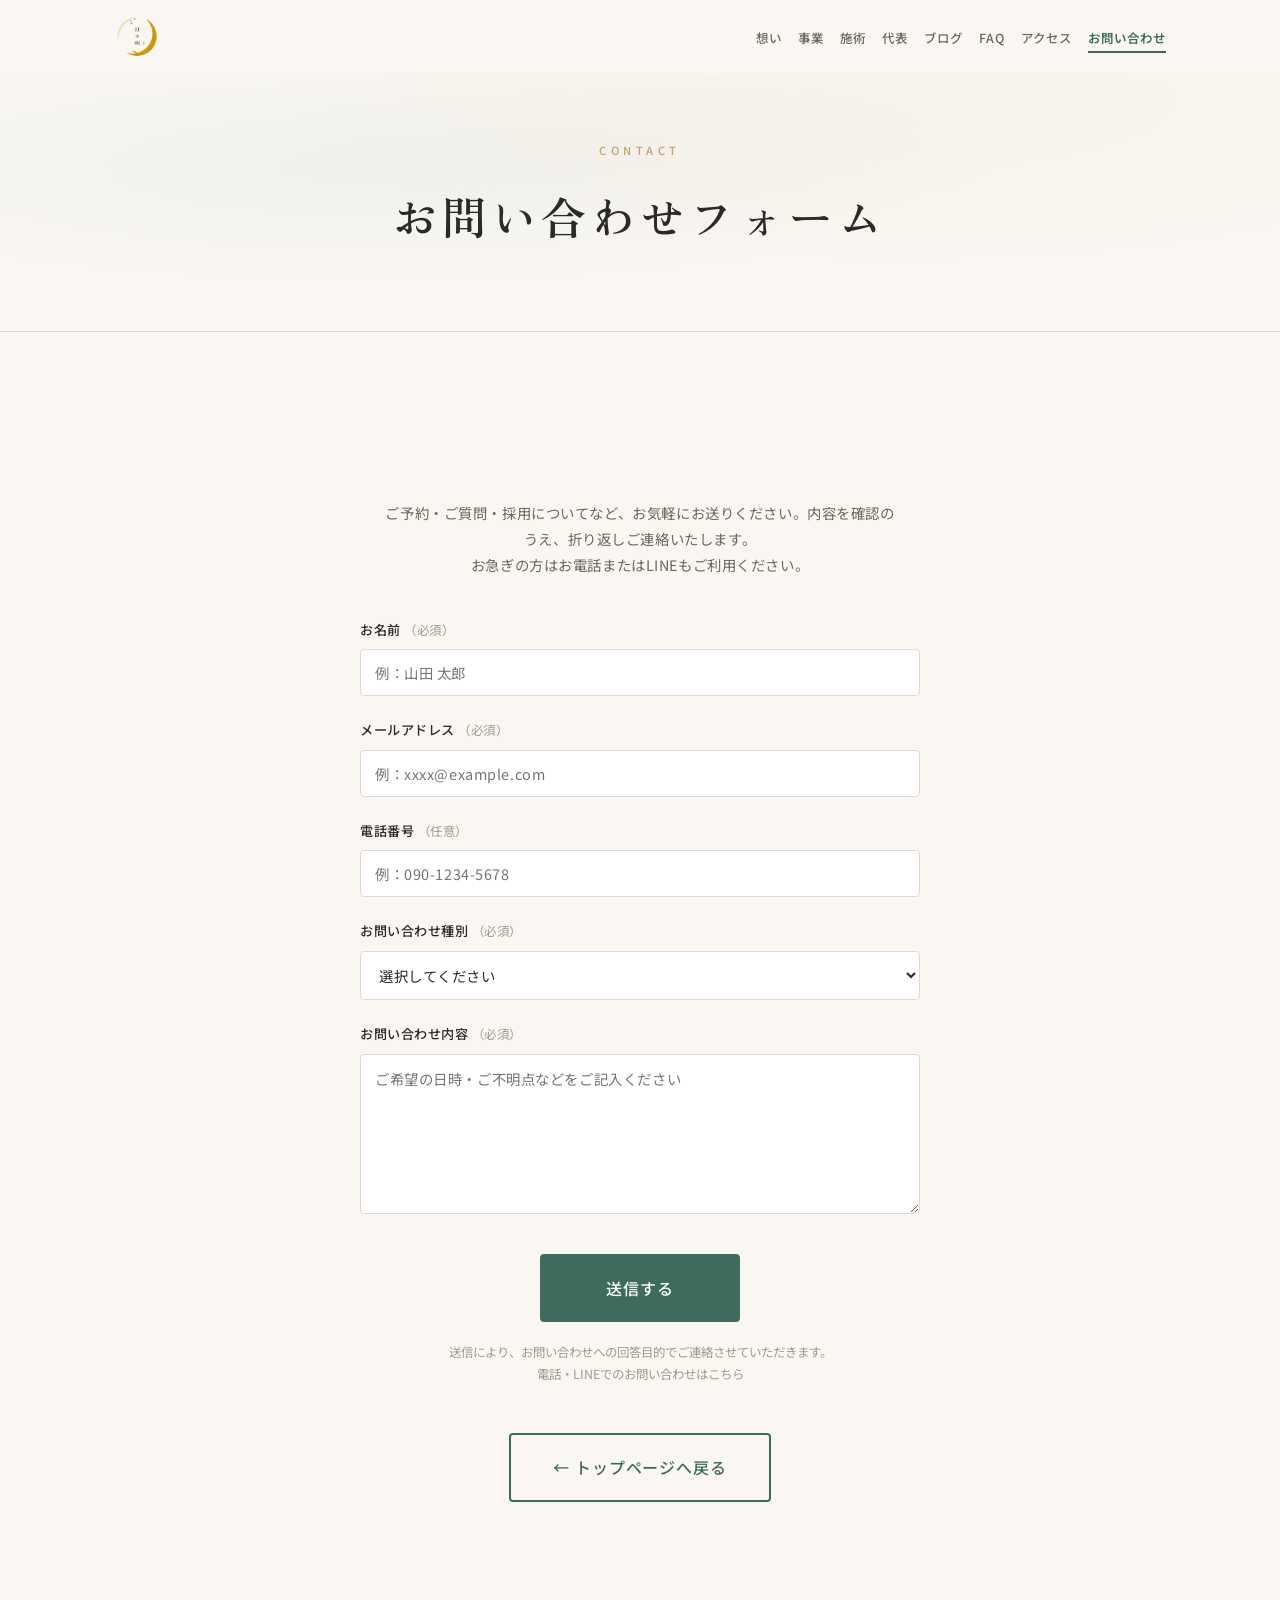
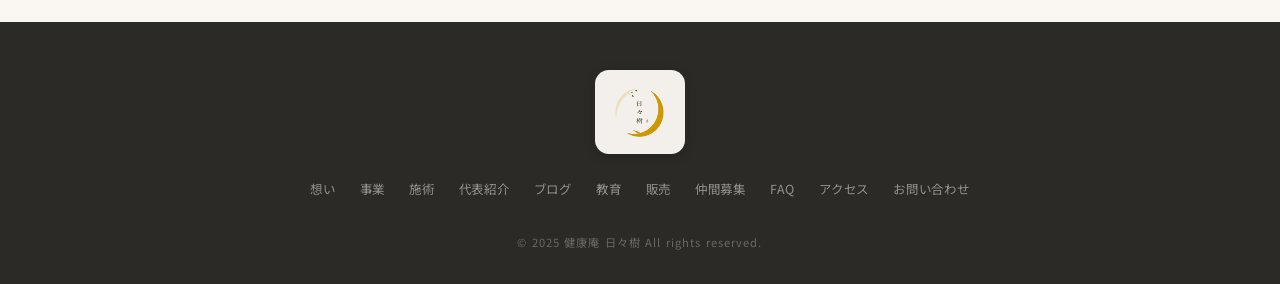
<file: contact-form.html>
<!DOCTYPE html>
<html lang="ja">
<head>
  <meta charset="UTF-8">
  <meta name="viewport" content="width=device-width, initial-scale=1.0">
  <title>お問い合わせフォーム | 健康庵 日々樹</title>
  <meta name="description" content="健康庵 日々樹へのお問い合わせ・ご予約のご相談はこちらのフォームから承ります。">
  <link rel="preconnect" href="https://fonts.googleapis.com">
  <link rel="preconnect" href="https://fonts.gstatic.com" crossorigin>
  <link href="https://fonts.googleapis.com/css2?family=Noto+Serif+JP:wght@300;400;500;600;700&family=Noto+Sans+JP:wght@300;400;500;700&family=Zen+Old+Mincho:wght@400;700&display=swap" rel="stylesheet">
  <link rel="stylesheet" href="style.css">
  <link rel="stylesheet" href="about.css">
</head>
<body>

  <header class="header is-scrolled" id="header">
    <div class="header__inner">
      <a href="index.html" class="header__logo">
        <img src="images/logo.webp" alt="健康庵 日々樹" class="header__logo-img">
      </a>
      <nav class="header__nav" id="nav">
        <ul class="header__nav-list">
          <li><a href="index.html#vision" class="header__nav-link">想い</a></li>
          <li><a href="index.html#business" class="header__nav-link">事業</a></li>
          <li><a href="index.html#treatment" class="header__nav-link">施術</a></li>
          <li><a href="about.html" class="header__nav-link">代表</a></li>
          <li><a href="https://beauty.hotpepper.jp/kr/slnH000756512/blog/" class="header__nav-link" target="_blank" rel="noopener noreferrer">ブログ</a></li>
          <li><a href="index.html#faq" class="header__nav-link">FAQ</a></li>
          <li><a href="access.html" class="header__nav-link">アクセス</a></li>
          <li><a href="index.html#contact" class="header__nav-link is-active" aria-current="page">お問い合わせ</a></li>
        </ul>
      </nav>
      <button class="header__hamburger" id="hamburger" aria-label="メニュー">
        <span></span>
        <span></span>
        <span></span>
      </button>
    </div>
  </header>

  <section class="page-hero page-hero--form">
    <div class="page-hero__inner">
      <p class="page-hero__label">CONTACT</p>
      <h1 class="page-hero__title">お問い合わせフォーム</h1>
    </div>
  </section>

  <section class="section contact-form-section">
    <div class="container">
      <p class="contact-form__lead fade-in">
        ご予約・ご質問・採用についてなど、お気軽にお送りください。内容を確認のうえ、折り返しご連絡いたします。<br>
        お急ぎの方は<a href="index.html#contact">お電話</a>または<a href="https://lin.ee/weRRhpH" target="_blank" rel="noopener noreferrer">LINE</a>もご利用ください。
      </p>

      <!-- Formspree（https://formspree.io）通知先・reCAPTCHA 等はダッシュボードで設定 -->
      <form id="contact-form" class="contact-form fade-in" action="https://formspree.io/f/mvkpgvqa" method="POST" novalidate>
        <input type="hidden" name="_subject" value="【健康庵 日々樹】Webお問い合わせ">
        <input type="text" name="_gotcha" class="contact-form__botcheck" tabindex="-1" autocomplete="off" aria-hidden="true">

        <div class="contact-form__group">
          <label class="contact-form__label" for="cf-name">お名前 <span class="contact-form__optional">（必須）</span></label>
          <input class="contact-form__input" type="text" id="cf-name" name="name" required autocomplete="name" placeholder="例：山田 太郎">
        </div>

        <div class="contact-form__group">
          <label class="contact-form__label" for="cf-email">メールアドレス <span class="contact-form__optional">（必須）</span></label>
          <input class="contact-form__input" type="email" id="cf-email" name="email" required autocomplete="email" placeholder="例：xxxx@example.com">
        </div>

        <div class="contact-form__group">
          <label class="contact-form__label" for="cf-phone">電話番号 <span class="contact-form__optional">（任意）</span></label>
          <input class="contact-form__input" type="tel" id="cf-phone" name="phone" autocomplete="tel" placeholder="例：090-1234-5678">
        </div>

        <div class="contact-form__group">
          <label class="contact-form__label" for="cf-type">お問い合わせ種別 <span class="contact-form__optional">（必須）</span></label>
          <select class="contact-form__select" id="cf-type" name="お問い合わせ種別" required>
            <option value="" disabled selected>選択してください</option>
            <option value="施術・ご予約について">施術・ご予約について</option>
            <option value="内容・料金のご質問">内容・料金のご質問</option>
            <option value="採用について">採用について</option>
            <option value="その他">その他</option>
          </select>
        </div>

        <div class="contact-form__group">
          <label class="contact-form__label" for="cf-message">お問い合わせ内容 <span class="contact-form__optional">（必須）</span></label>
          <textarea class="contact-form__textarea" id="cf-message" name="message" required placeholder="ご希望の日時・ご不明点などをご記入ください"></textarea>
        </div>

        <p class="contact-form__error" id="contact-form-error" role="alert" hidden></p>

        <div class="contact-form__actions">
          <button type="submit" class="btn btn--primary btn--lg" id="contact-form-submit">送信する</button>
          <p class="contact-form__privacy">送信により、お問い合わせへの回答目的でご連絡させていただきます。<br><a href="index.html#contact">電話・LINEでのお問い合わせはこちら</a></p>
        </div>
      </form>

      <div class="contact-modal" id="contact-modal" role="dialog" aria-modal="true" aria-labelledby="contact-modal-title" aria-describedby="contact-modal-desc" hidden>
        <div class="contact-modal__backdrop" data-contact-modal-close></div>
        <div class="contact-modal__panel" tabindex="-1">
          <button type="button" class="contact-modal__close" aria-label="閉じる" data-contact-modal-close>×</button>
          <div class="contact-modal__icon" aria-hidden="true">
            <svg viewBox="0 0 24 24" width="48" height="48"><path fill="none" stroke="currentColor" stroke-width="2" stroke-linecap="round" stroke-linejoin="round" d="M5 12.5l4 4L19 7"/></svg>
          </div>
          <h2 class="contact-modal__title" id="contact-modal-title">送信が完了しました</h2>
          <p class="contact-modal__desc" id="contact-modal-desc">
            お問い合わせありがとうございます。<br>
            内容を確認のうえ、ご入力いただいたメールアドレス宛に折り返しご連絡いたします。<br>
            しばらく経っても返信がない場合は、お手数ですがお電話（<a href="tel:047-723-0105">047-723-0105</a>）にてお知らせください。
          </p>
          <div class="contact-modal__actions">
            <button type="button" class="btn btn--primary" data-contact-modal-close>閉じる</button>
            <a href="index.html" class="btn btn--outline">トップページへ</a>
          </div>
        </div>
      </div>

      <p style="text-align:center;margin-top:48px;">
        <a href="index.html" class="btn btn--outline btn--lg">&larr; トップページへ戻る</a>
      </p>
    </div>
  </section>

  <footer class="footer">
    <div class="container">
      <div class="footer__inner">
        <div class="footer__brand">
          <img src="images/logo.webp" alt="健康庵 日々樹" class="footer__logo-img">
        </div>
        <nav class="footer__nav" aria-label="フッターナビ">
          <a href="index.html#vision">想い</a>
          <a href="index.html#business">事業</a>
          <a href="index.html#treatment">施術</a>
          <a href="about.html">代表紹介</a>
          <a href="https://beauty.hotpepper.jp/kr/slnH000756512/blog/" target="_blank" rel="noopener noreferrer">ブログ</a>
          <a href="index.html#education">教育</a>
          <a href="index.html#products">販売</a>
          <a href="index.html#recruitment">仲間募集</a>
          <a href="index.html#faq">FAQ</a>
          <a href="access.html">アクセス</a>
          <a href="index.html#contact">お問い合わせ</a>
        </nav>
        <p class="footer__copy">&copy; 2025 健康庵 日々樹 All rights reserved.</p>
      </div>
    </div>
  </footer>

  <script src="script.js"></script>
</body>
</html>
</file>
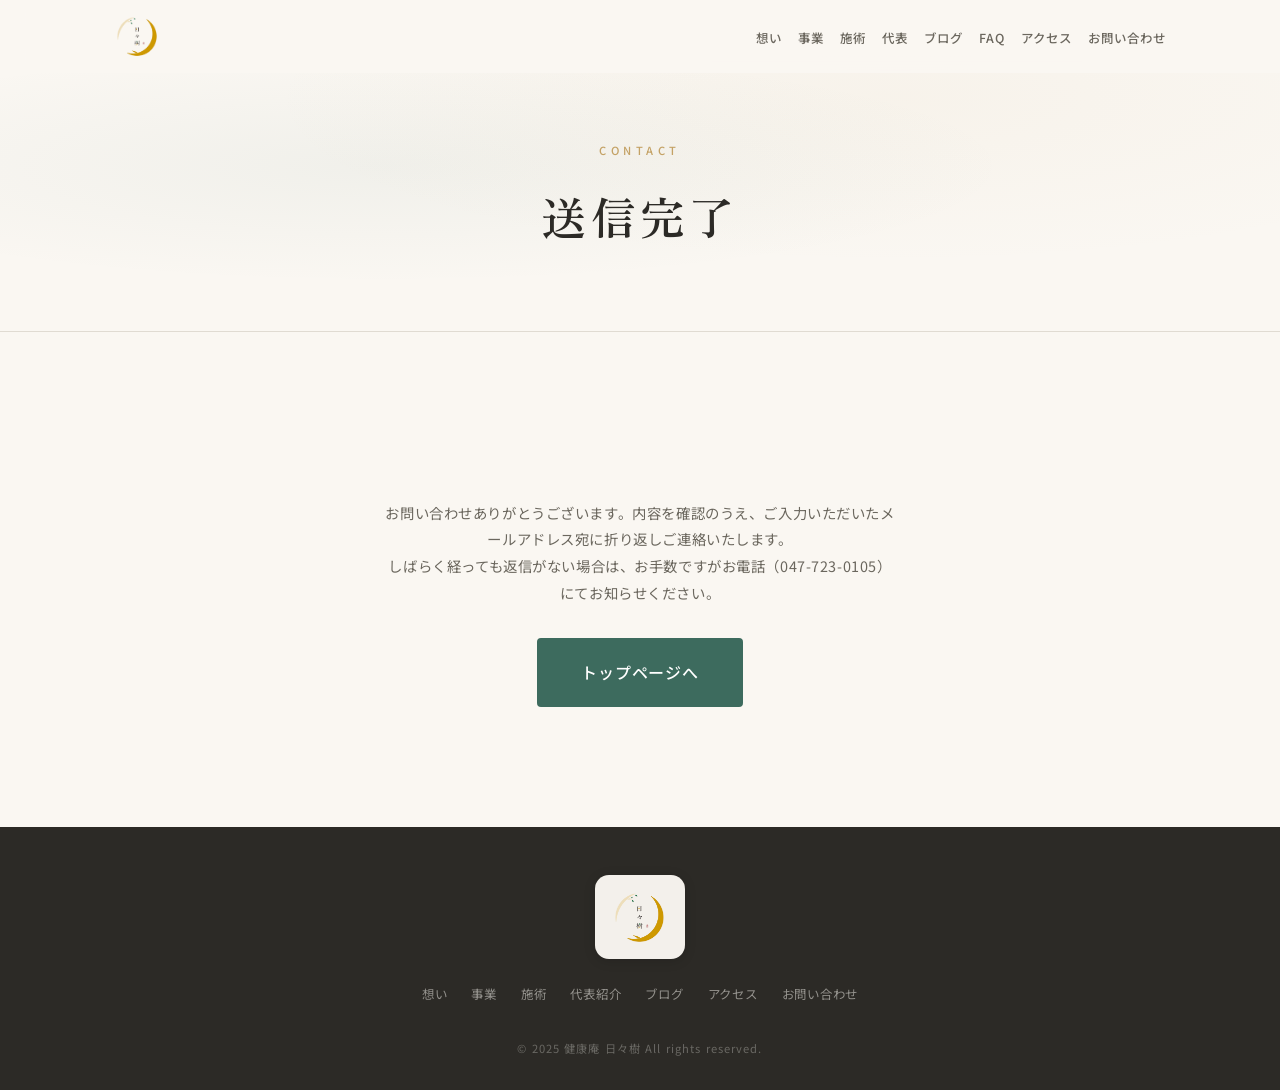
<file: contact-thanks.html>
<!DOCTYPE html>
<html lang="ja">
<head>
  <meta charset="UTF-8">
  <meta name="viewport" content="width=device-width, initial-scale=1.0">
  <title>送信ありがとうございます | 健康庵 日々樹</title>
  <meta name="description" content="お問い合わせを受け付けました。">
  <link rel="preconnect" href="https://fonts.googleapis.com">
  <link rel="preconnect" href="https://fonts.gstatic.com" crossorigin>
  <link href="https://fonts.googleapis.com/css2?family=Noto+Serif+JP:wght@300;400;500;600;700&family=Noto+Sans+JP:wght@300;400;500;700&family=Zen+Old+Mincho:wght@400;700&display=swap" rel="stylesheet">
  <link rel="stylesheet" href="style.css">
  <link rel="stylesheet" href="about.css">
</head>
<body>

  <header class="header is-scrolled" id="header">
    <div class="header__inner">
      <a href="index.html" class="header__logo">
        <img src="images/logo.webp" alt="健康庵 日々樹" class="header__logo-img">
      </a>
      <nav class="header__nav" id="nav">
        <ul class="header__nav-list">
          <li><a href="index.html#vision" class="header__nav-link">想い</a></li>
          <li><a href="index.html#business" class="header__nav-link">事業</a></li>
          <li><a href="index.html#treatment" class="header__nav-link">施術</a></li>
          <li><a href="about.html" class="header__nav-link">代表</a></li>
          <li><a href="https://beauty.hotpepper.jp/kr/slnH000756512/blog/" class="header__nav-link" target="_blank" rel="noopener noreferrer">ブログ</a></li>
          <li><a href="index.html#faq" class="header__nav-link">FAQ</a></li>
          <li><a href="access.html" class="header__nav-link">アクセス</a></li>
          <li><a href="index.html#contact" class="header__nav-link">お問い合わせ</a></li>
        </ul>
      </nav>
      <button class="header__hamburger" id="hamburger" aria-label="メニュー">
        <span></span>
        <span></span>
        <span></span>
      </button>
    </div>
  </header>

  <section class="page-hero page-hero--form">
    <div class="page-hero__inner">
      <p class="page-hero__label">CONTACT</p>
      <h1 class="page-hero__title">送信完了</h1>
    </div>
  </section>

  <section class="section contact-form-section">
    <div class="container contact-thanks">
      <p class="contact-thanks__lead">
        お問い合わせありがとうございます。内容を確認のうえ、ご入力いただいたメールアドレス宛に折り返しご連絡いたします。<br>
        しばらく経っても返信がない場合は、お手数ですがお電話（<a href="tel:047-723-0105">047-723-0105</a>）にてお知らせください。
      </p>
      <a href="index.html" class="btn btn--primary btn--lg">トップページへ</a>
    </div>
  </section>

  <footer class="footer">
    <div class="container">
      <div class="footer__inner">
        <div class="footer__brand">
          <img src="images/logo.webp" alt="健康庵 日々樹" class="footer__logo-img">
        </div>
        <nav class="footer__nav" aria-label="フッターナビ">
          <a href="index.html#vision">想い</a>
          <a href="index.html#business">事業</a>
          <a href="index.html#treatment">施術</a>
          <a href="about.html">代表紹介</a>
          <a href="https://beauty.hotpepper.jp/kr/slnH000756512/blog/" target="_blank" rel="noopener noreferrer">ブログ</a>
          <a href="access.html">アクセス</a>
          <a href="index.html#contact">お問い合わせ</a>
        </nav>
        <p class="footer__copy">&copy; 2025 健康庵 日々樹 All rights reserved.</p>
      </div>
    </div>
  </footer>

  <script src="script.js"></script>
</body>
</html>
</file>
<file: style.css>
/* ============================================================
   健康庵 日々樹 — Stylesheet
   Theme: 和 (Japanese) Aesthetic
   Colors: Matcha Green, Warm Gold, Paper White, Ink Black
   ============================================================ */

/* ---------- CSS VARIABLES ---------- */
:root {
  /* Japanese-inspired palette */
  --color-bg:         #faf7f2;       /* 鳥の子色 warm paper */
  --color-bg-alt:     #f3ede4;       /* slightly darker paper */
  --color-bg-dark:    #2c2a26;       /* 墨色 sumi ink */
  --color-primary:    #3d6b5e;       /* 抹茶 matcha green */
  --color-primary-light: #5a8f7e;
  --color-primary-dark:  #2a4d42;
  --color-accent:     #c4a265;       /* 金茶 gold ochre */
  --color-accent-light: #d4b97a;
  --color-text:       #2c2a26;
  --color-text-light: #6b675e;
  --color-text-muted: #9e9a90;
  --color-border:     #e0dbd2;
  --color-white:      #ffffff;

  /* Typography */
  --font-serif:   'Zen Old Mincho', 'Noto Serif JP', serif;
  --font-sans:    'Noto Sans JP', -apple-system, BlinkMacSystemFont, sans-serif;
  --font-size-base: 16px;

  /* Spacing */
  --section-padding: 120px;
  --container-width: 1100px;

  /* Transitions */
  --transition: 0.4s cubic-bezier(0.25, 0.46, 0.45, 0.94);
  --transition-slow: 0.8s cubic-bezier(0.25, 0.46, 0.45, 0.94);
}

/* ---------- RESET ---------- */
*, *::before, *::after {
  margin: 0;
  padding: 0;
  box-sizing: border-box;
}

html {
  font-size: var(--font-size-base);
  scroll-behavior: smooth;
  -webkit-font-smoothing: antialiased;
  -moz-osx-font-smoothing: grayscale;
}

body {
  font-family: var(--font-sans);
  color: var(--color-text);
  background-color: var(--color-bg);
  line-height: 1.8;
  overflow-x: hidden;
}

a {
  color: inherit;
  text-decoration: none;
}

ul {
  list-style: none;
}

img {
  max-width: 100%;
  height: auto;
  display: block;
}

address {
  font-style: normal;
}

button {
  border: none;
  background: none;
  cursor: pointer;
  font: inherit;
  color: inherit;
}

/* ---------- UTILITY ---------- */
.container {
  width: 100%;
  max-width: var(--container-width);
  margin: 0 auto;
  padding: 0 24px;
}

.sp-only {
  display: none;
}

/* Fade-in animation base */
.fade-in {
  opacity: 0;
  transform: translateY(30px);
  transition: opacity 0.8s ease, transform 0.8s ease;
}
.fade-in.is-visible {
  opacity: 1;
  transform: translateY(0);
}

/* ---------- BUTTONS ---------- */
.btn {
  display: inline-flex;
  align-items: center;
  justify-content: center;
  gap: 8px;
  padding: 14px 32px;
  border-radius: 4px;
  font-family: var(--font-sans);
  font-size: 0.9rem;
  font-weight: 500;
  letter-spacing: 0.06em;
  transition: var(--transition);
  cursor: pointer;
  white-space: nowrap;
}

.btn--primary {
  background: var(--color-primary);
  color: var(--color-white);
  border: 2px solid var(--color-primary);
}
.btn--primary:hover {
  background: var(--color-primary-dark);
  border-color: var(--color-primary-dark);
}

.btn--secondary {
  background: var(--color-accent);
  color: var(--color-white);
  border: 2px solid var(--color-accent);
}
.btn--secondary:hover {
  background: var(--color-accent-light);
  border-color: var(--color-accent-light);
}

.btn--outline {
  background: transparent;
  color: var(--color-primary);
  border: 2px solid var(--color-primary);
}
.btn--outline:hover {
  background: var(--color-primary);
  color: var(--color-white);
}

.btn--lg {
  padding: 18px 42px;
  font-size: 1rem;
}

.btn--sm {
  padding: 10px 20px;
  font-size: 0.85rem;
}

/* LINE ブランド緑（公式ガイドラインに近い色） */
.btn--line {
  background: #06c755;
  color: var(--color-white);
  border: 2px solid #06c755;
}
.btn--line:hover {
  background: #05b34c;
  border-color: #05b34c;
  color: var(--color-white);
}
.btn__icon-line {
  flex-shrink: 0;
}

/* ============================================================
   HEADER
   ============================================================ */
.header {
  position: fixed;
  top: 0;
  left: 0;
  width: 100%;
  z-index: 1000;
  background: rgba(250, 247, 242, 0.92);
  backdrop-filter: blur(12px);
  -webkit-backdrop-filter: blur(12px);
  border-bottom: 1px solid transparent;
  transition: var(--transition);
}

.header.is-scrolled {
  border-bottom-color: var(--color-border);
  box-shadow: 0 2px 20px rgba(0,0,0,0.04);
}

.header__inner {
  display: flex;
  align-items: center;
  justify-content: space-between;
  max-width: var(--container-width);
  margin: 0 auto;
  padding: 0 24px;
  height: 72px;
}

.header__logo {
  display: flex;
  align-items: center;
}
.header__logo-img {
  height: 48px;
  width: auto;
}

.header__nav-list {
  display: flex;
  align-items: center;
  gap: 16px;
  justify-content: flex-end;
}
.header__nav-link {
  font-size: 0.78rem;
  font-weight: 500;
  letter-spacing: 0.08em;
  color: var(--color-text-light);
  position: relative;
  padding: 4px 0;
  transition: color var(--transition);
}
.header__nav-link::after {
  content: '';
  position: absolute;
  bottom: -2px;
  left: 0;
  width: 0;
  height: 2px;
  background: var(--color-primary);
  transition: width var(--transition);
}
.header__nav-link:hover {
  color: var(--color-primary);
}
.header__nav-link:hover::after {
  width: 100%;
}
.header__nav-link.is-active,
.header__nav-link[aria-current="page"] {
  color: var(--color-primary);
  font-weight: 600;
}
.header__nav-link.is-active::after,
.header__nav-link[aria-current="page"]::after {
  width: 100%;
}

/* Hamburger */
.header__hamburger {
  display: none;
  position: relative;
  z-index: 1001;
  flex-direction: column;
  gap: 5px;
  width: 28px;
  height: 28px;
  justify-content: center;
  cursor: pointer;
}
.header__hamburger span {
  display: block;
  width: 100%;
  height: 2px;
  background: var(--color-text);
  border-radius: 2px;
  transition: var(--transition);
}
.header__hamburger.is-open span:nth-child(1) {
  transform: rotate(45deg) translateY(5px) translateX(5px);
}
.header__hamburger.is-open span:nth-child(2) {
  opacity: 0;
}
.header__hamburger.is-open span:nth-child(3) {
  transform: rotate(-45deg) translateY(-5px) translateX(5px);
}

/* ============================================================
   HERO
   ============================================================ */
.hero {
  position: relative;
  min-height: 100vh;
  display: flex;
  align-items: center;
  justify-content: center;
  text-align: center;
  padding: 120px 24px 80px;
  overflow: hidden;
  background:
    radial-gradient(ellipse at 20% 50%, rgba(61, 107, 94, 0.06) 0%, transparent 50%),
    radial-gradient(ellipse at 80% 30%, rgba(196, 162, 101, 0.06) 0%, transparent 50%),
    var(--color-bg);
}

/* Decorative pattern */
.hero__bg-pattern {
  position: absolute;
  top: 0;
  left: 0;
  width: 100%;
  height: 100%;
  opacity: 0.025;
  background-image:
    repeating-linear-gradient(
      0deg,
      transparent,
      transparent 60px,
      var(--color-text) 60px,
      var(--color-text) 61px
    ),
    repeating-linear-gradient(
      90deg,
      transparent,
      transparent 60px,
      var(--color-text) 60px,
      var(--color-text) 61px
    );
  pointer-events: none;
}

/* Hero Visual */
.hero__visual {
  position: relative;
  z-index: 1;
  width: 100%;
  max-width: 920px;
  margin: 0 auto 48px;
  border-radius: 12px;
  overflow: hidden;
  box-shadow: 0 16px 48px rgba(0, 0, 0, 0.1);
}
.hero__visual-img {
  width: 100%;
  height: 420px;
  object-fit: cover;
  /* 上寄せ：顔・頭部が切れにくい（ cover のデフォルト中央トリミングを回避） */
  object-position: center top;
  display: block;
}

.hero__content {
  position: relative;
  z-index: 1;
  width: 100%;
  max-width: 100%;
}

.hero__sub {
  font-family: var(--font-sans);
  font-size: 0.75rem;
  font-weight: 500;
  letter-spacing: 0.4em;
  color: var(--color-accent);
  margin-bottom: 24px;
}

.hero__title {
  font-family: var(--font-serif);
  font-size: clamp(2rem, 5vw, 3.4rem);
  font-weight: 600;
  line-height: 1.5;
  letter-spacing: 0.08em;
  color: var(--color-text);
  margin-bottom: 24px;
}
.hero__title-line {
  display: block;
}

.hero__subcatch {
  font-family: var(--font-serif);
  font-size: clamp(1.05rem, 2vw, 1.35rem);
  font-weight: 500;
  line-height: 1.9;
  letter-spacing: 0.12em;
  color: var(--color-primary);
  margin-bottom: 28px;
  position: relative;
  padding: 0 16px;
}
.hero__subcatch::before,
.hero__subcatch::after {
  content: '';
  display: inline-block;
  width: 28px;
  height: 1px;
  background: var(--color-primary);
  vertical-align: middle;
  margin: 0 14px;
  opacity: 0.5;
}

.hero__desc {
  font-size: 1rem;
  line-height: 2;
  color: var(--color-text-light);
  letter-spacing: 0.08em;
  margin-bottom: 48px;
}

/* 4 Icons */
.hero__icons {
  display: flex;
  justify-content: center;
  gap: 40px;
  margin-bottom: 48px;
}
.hero__icon-item {
  display: flex;
  flex-direction: column;
  align-items: center;
  gap: 10px;
}
.hero__icon-circle {
  width: 64px;
  height: 64px;
  border-radius: 50%;
  border: 1.5px solid var(--color-primary);
  display: flex;
  align-items: center;
  justify-content: center;
  color: var(--color-primary);
  transition: var(--transition);
}
.hero__icon-circle svg {
  width: 32px;
  height: 32px;
}
.hero__icon-item:hover .hero__icon-circle {
  background: var(--color-primary);
  color: var(--color-white);
}
.hero__icon-item span:last-child {
  font-family: var(--font-serif);
  font-size: 0.85rem;
  letter-spacing: 0.15em;
  color: var(--color-text-light);
}

/* CTA */
.hero__cta {
  display: flex;
  gap: 16px;
  justify-content: center;
  flex-wrap: wrap;
}

/* Scroll Indicator */
.hero__scroll {
  position: absolute;
  bottom: 32px;
  left: 50%;
  transform: translateX(-50%);
  display: flex;
  flex-direction: column;
  align-items: center;
  gap: 8px;
}
.hero__scroll span {
  font-size: 0.65rem;
  letter-spacing: 0.2em;
  color: var(--color-text-muted);
  text-transform: uppercase;
}
.hero__scroll-line {
  width: 1px;
  height: 40px;
  background: var(--color-border);
  position: relative;
  overflow: hidden;
}
.hero__scroll-line::after {
  content: '';
  position: absolute;
  top: -100%;
  left: 0;
  width: 100%;
  height: 100%;
  background: var(--color-primary);
  animation: scrollLine 2s ease-in-out infinite;
}
@keyframes scrollLine {
  0% { top: -100%; }
  50% { top: 0%; }
  100% { top: 100%; }
}

/* ============================================================
   SECTION COMMON
   ============================================================ */
.section {
  padding: var(--section-padding) 0;
  position: relative;
}

.section__label {
  display: flex;
  align-items: center;
  gap: 16px;
  margin-bottom: 32px;
}
.section__label-en {
  font-family: var(--font-sans);
  font-size: 0.7rem;
  font-weight: 500;
  letter-spacing: 0.25em;
  color: var(--color-accent);
  text-transform: uppercase;
}
.section__label-line {
  flex: 1;
  height: 1px;
  background: var(--color-border);
}

.section__title {
  font-family: var(--font-serif);
  font-size: clamp(1.6rem, 3.5vw, 2.4rem);
  font-weight: 600;
  line-height: 1.6;
  letter-spacing: 0.08em;
  color: var(--color-text);
  margin-bottom: 20px;
}
.section__title-accent {
  color: var(--color-primary);
}

.section__subtitle {
  font-size: 0.95rem;
  line-height: 2;
  color: var(--color-text-light);
  letter-spacing: 0.04em;
  margin-bottom: 48px;
}

.text-nowrap {
  white-space: nowrap;
}

/* ============================================================
   VISION
   ============================================================ */
.vision {
  background:
    linear-gradient(180deg, var(--color-bg) 0%, var(--color-bg-alt) 100%);
}

.vision__pillars {
  display: grid;
  grid-template-columns: repeat(3, 1fr);
  gap: 40px;
  margin-bottom: 64px;
}

.vision__pillar {
  background: var(--color-white);
  border-radius: 8px;
  border: 1px solid var(--color-border);
  position: relative;
  transition: var(--transition);
  overflow: hidden;
  display: flex;
  flex-direction: column;
}
.vision__pillar:hover {
  border-color: var(--color-primary);
  box-shadow: 0 8px 32px rgba(61, 107, 94, 0.08);
  transform: translateY(-4px);
}

.vision__pillar-img {
  width: 100%;
  aspect-ratio: 4 / 3;
  overflow: hidden;
  background: var(--color-bg-alt);
}
.vision__pillar-img img {
  width: 100%;
  height: 100%;
  object-fit: cover;
  transition: transform 0.6s ease;
}
.vision__pillar:hover .vision__pillar-img img {
  transform: scale(1.05);
}

.vision__pillar > .vision__pillar-num,
.vision__pillar > .vision__pillar-title,
.vision__pillar > .vision__pillar-text {
  padding-left: 32px;
  padding-right: 32px;
}
.vision__pillar > .vision__pillar-num {
  padding-top: 32px;
}
.vision__pillar > .vision__pillar-text {
  padding-bottom: 36px;
}

.vision__pillar-num {
  font-family: var(--font-serif);
  font-size: 2.4rem;
  font-weight: 300;
  color: var(--color-accent);
  opacity: 0.6;
  line-height: 1;
  margin-bottom: 16px;
  display: block;
}

.vision__pillar-title {
  font-family: var(--font-serif);
  font-size: 1.15rem;
  font-weight: 600;
  letter-spacing: 0.06em;
  margin-bottom: 12px;
  color: var(--color-text);
}

.vision__pillar-text {
  font-size: 0.9rem;
  line-height: 1.9;
  color: var(--color-text-light);
}

/* Vision Message / Quote */
.vision__message {
  text-align: center;
  padding: 60px 40px;
  background: var(--color-white);
  border-radius: 8px;
  border: 1px solid var(--color-border);
  position: relative;
}

.vision__message-deco {
  margin-bottom: 16px;
}
.vision__message-leaf {
  font-size: 2rem;
  filter: grayscale(0.5);
  opacity: 0.6;
}

.vision__quote {
  font-family: var(--font-serif);
  font-size: clamp(1.2rem, 2.5vw, 1.6rem);
  font-weight: 600;
  letter-spacing: 0.1em;
  line-height: 1.8;
  color: var(--color-primary);
  margin-bottom: 20px;
}

.vision__quote-author {
  display: flex;
  align-items: center;
  justify-content: center;
  gap: 12px;
  margin-bottom: 8px;
}
.vision__quote-role {
  font-size: 0.8rem;
  color: var(--color-text-muted);
  letter-spacing: 0.15em;
}
.vision__quote-name {
  font-family: var(--font-serif);
  font-size: 1.1rem;
  font-weight: 600;
  letter-spacing: 0.15em;
}

.vision__quote-sub {
  font-size: 0.85rem;
  color: var(--color-text-muted);
  letter-spacing: 0.08em;
}

/* ============================================================
   BUSINESS OVERVIEW
   ============================================================ */
.business {
  background: var(--color-bg);
}

.business__concerns {
  margin-bottom: 44px;
  padding: 32px;
  background: var(--color-white);
  border: 1px solid var(--color-border);
  border-radius: 8px;
}
.business__concerns-label {
  font-family: var(--font-serif);
  font-size: 1.25rem;
  font-weight: 600;
  line-height: 1.6;
  letter-spacing: 0.08em;
  color: var(--color-primary);
  margin-bottom: 20px;
  text-align: center;
}
.business__concerns-list {
  display: grid;
  grid-template-columns: repeat(3, 1fr);
  gap: 14px;
}
.business__concerns-list li {
  display: flex;
  align-items: center;
  justify-content: center;
  min-height: 68px;
  padding: 16px 18px;
  background: var(--color-bg);
  border: 1px solid var(--color-border);
  border-radius: 6px;
  color: var(--color-text);
  font-family: var(--font-serif);
  font-size: 0.96rem;
  font-weight: 600;
  line-height: 1.7;
  letter-spacing: 0.06em;
  text-align: center;
}

.business__grid {
  display: grid;
  grid-template-columns: repeat(3, 1fr);
  gap: 32px;
  margin-bottom: 48px;
}

.business__card {
  display: flex;
  flex-direction: column;
  padding: 40px 32px;
  background: var(--color-white);
  border-radius: 8px;
  border: 1px solid var(--color-border);
  text-decoration: none;
  position: relative;
  overflow: hidden;
  transition: var(--transition);
}
.business__card::before {
  content: '';
  position: absolute;
  top: 0;
  left: 0;
  width: 100%;
  height: 3px;
  background: var(--color-primary);
  transform: scaleX(0);
  transform-origin: left;
  transition: transform var(--transition);
}
.business__card:hover::before {
  transform: scaleX(1);
}
.business__card:hover {
  box-shadow: 0 12px 40px rgba(0,0,0,0.06);
  transform: translateY(-4px);
}

.business__card--static {
  cursor: default;
  color: inherit;
}
.business__card--static:hover {
  box-shadow: none;
  transform: none;
}
.business__card--static:hover::before {
  transform: scaleX(0);
}
.business__card--static .business__card-arrow {
  display: none;
}

.business__card-icon {
  position: relative;
  margin-bottom: 20px;
  color: var(--color-primary);
}
.business__card-icon svg {
  width: 48px;
  height: 48px;
}
.business__card-num {
  position: absolute;
  top: -4px;
  right: 0;
  font-family: var(--font-serif);
  font-size: 2.8rem;
  font-weight: 300;
  color: var(--color-accent);
  opacity: 0.15;
  line-height: 1;
}

.business__card-en {
  font-size: 0.65rem;
  font-weight: 500;
  letter-spacing: 0.3em;
  color: var(--color-accent);
  text-transform: uppercase;
  margin-bottom: 8px;
}

.business__card-title {
  font-family: var(--font-serif);
  font-size: 1.3rem;
  font-weight: 600;
  letter-spacing: 0.1em;
  margin-bottom: 12px;
}

.business__card-text {
  font-size: 0.88rem;
  line-height: 1.9;
  color: var(--color-text-light);
  margin-bottom: 16px;
  flex: 1;
}

.business__card-sub {
  font-size: 0.78rem;
  color: var(--color-text-muted);
  letter-spacing: 0.1em;
  padding-top: 16px;
  border-top: 1px solid var(--color-border);
}

.business__card-arrow {
  position: absolute;
  bottom: 20px;
  right: 24px;
  font-size: 1.2rem;
  color: var(--color-primary);
  opacity: 0;
  transform: translateX(-8px);
  transition: var(--transition);
}
.business__card:hover .business__card-arrow {
  opacity: 1;
  transform: translateX(0);
}

.business__cycle {
  text-align: center;
  font-size: 0.95rem;
  line-height: 2;
  color: var(--color-text-light);
  padding: 32px;
  background: var(--color-bg-alt);
  border-radius: 8px;
  border-left: 4px solid var(--color-primary);
}
.business__cycle strong {
  color: var(--color-primary);
  font-weight: 600;
}

/* ============================================================
   TREATMENT
   ============================================================ */
.treatment {
  background:
    linear-gradient(180deg, var(--color-bg-alt) 0%, var(--color-bg) 100%);
}

/* Treatment Gallery */
.treatment__gallery {
  display: grid;
  grid-template-columns: repeat(3, 1fr);
  gap: 20px;
  margin-bottom: 48px;
}
.treatment__gallery-item {
  border-radius: 8px;
  overflow: hidden;
  aspect-ratio: 4 / 3;
  box-shadow: 0 4px 16px rgba(0, 0, 0, 0.06);
}
.treatment__gallery-item img {
  width: 100%;
  height: 100%;
  object-fit: cover;
  transition: transform 0.6s ease;
}
.treatment__gallery-item:hover img {
  transform: scale(1.05);
}

/* Treatment Detail Blocks */
.treatment__detail {
  max-width: 760px;
  margin: 0 auto 40px;
  padding: 32px;
  background: var(--color-white);
  border-radius: 8px;
  border: 1px solid var(--color-border);
  border-left: 4px solid var(--color-primary);
}
.treatment__detail-title {
  font-family: var(--font-serif);
  font-size: 1.15rem;
  font-weight: 600;
  letter-spacing: 0.1em;
  color: var(--color-primary);
  margin-bottom: 16px;
}
.treatment__detail-text {
  font-size: 0.92rem;
  line-height: 2;
  color: var(--color-text);
  margin-bottom: 12px;
}
.treatment__detail-note {
  font-size: 0.85rem;
  line-height: 1.9;
  color: var(--color-text-light);
  margin-bottom: 8px;
}
.treatment__detail-link {
  font-size: 0.85rem;
  color: var(--color-text-muted);
}
.treatment__detail-link a {
  color: var(--color-primary);
  text-decoration: underline;
  text-underline-offset: 3px;
  transition: color var(--transition);
}
.treatment__detail-link a:hover {
  color: var(--color-accent);
}

/* Price Note */
.treatment__price-note {
  font-size: 0.82rem;
  color: var(--color-text-muted);
  text-align: center;
  margin-top: 12px;
  letter-spacing: 0.04em;
}

.treatment__tags {
  display: flex;
  gap: 12px;
  flex-wrap: wrap;
  margin-bottom: 48px;
}

.tag {
  padding: 8px 20px;
  border: 1px solid var(--color-primary);
  border-radius: 100px;
  font-size: 0.82rem;
  font-weight: 500;
  letter-spacing: 0.1em;
  color: var(--color-primary);
  transition: var(--transition);
}
.tag:hover {
  background: var(--color-primary);
  color: var(--color-white);
}

/* Price Table */
.treatment__price {
  max-width: 600px;
  margin: 0 auto 48px;
}

.treatment__price-title {
  display: flex;
  align-items: baseline;
  gap: 12px;
  margin-bottom: 24px;
}
.treatment__price-title-en {
  font-family: var(--font-sans);
  font-size: 0.7rem;
  font-weight: 500;
  letter-spacing: 0.3em;
  color: var(--color-accent);
  text-transform: uppercase;
}
.treatment__price-title-note {
  font-size: 0.8rem;
  color: var(--color-text-muted);
  font-weight: 400;
}

.treatment__price-table {
  background: var(--color-white);
  border-radius: 8px;
  border: 1px solid var(--color-border);
  overflow: hidden;
}

.treatment__price-row {
  display: flex;
  align-items: center;
  justify-content: space-between;
  padding: 24px 32px;
  border-bottom: 1px solid var(--color-border);
}
.treatment__price-row:last-child {
  border-bottom: none;
}
.treatment__price-row--first {
  background: linear-gradient(135deg, rgba(61, 107, 94, 0.04) 0%, rgba(196, 162, 101, 0.04) 100%);
}

.treatment__price-label {
  display: flex;
  align-items: center;
  gap: 16px;
}
.treatment__price-badge {
  font-family: var(--font-serif);
  font-size: 0.85rem;
  font-weight: 600;
  letter-spacing: 0.1em;
  color: var(--color-primary);
  min-width: 80px;
}
.treatment__price-detail {
  font-size: 0.82rem;
  color: var(--color-text-muted);
}

.treatment__price-value {
  display: flex;
  align-items: baseline;
  gap: 4px;
}
.treatment__price-yen {
  font-size: 0.85rem;
  color: var(--color-accent);
  font-weight: 500;
}
.treatment__price-amount {
  font-family: var(--font-serif);
  font-size: 1.5rem;
  font-weight: 600;
  letter-spacing: 0.05em;
  color: var(--color-text);
}

/* Review */
.treatment__review {
  margin-bottom: 44px;
  max-width: 860px;
  margin-left: auto;
  margin-right: auto;
}
.treatment__review-summary {
  display: grid;
  grid-template-columns: auto 1fr auto;
  align-items: center;
  gap: 18px;
  margin-bottom: 22px;
}
.treatment__review-stars {
  display: flex;
  gap: 4px;
  color: var(--color-accent);
}
.treatment__review-kicker {
  font-family: var(--font-serif);
  font-size: 1rem;
  font-weight: 600;
  line-height: 1.5;
  color: var(--color-text);
  margin-bottom: 4px;
}
.treatment__review-text {
  font-size: 0.85rem;
  line-height: 1.7;
  color: var(--color-text-light);
}
.treatment__review-link {
  display: inline-flex;
  align-items: center;
  justify-content: center;
  min-height: 40px;
  padding: 9px 18px;
  border: 1px solid var(--color-primary);
  border-radius: 4px;
  color: var(--color-primary);
  font-size: 0.78rem;
  font-weight: 500;
  letter-spacing: 0.04em;
  white-space: nowrap;
  transition: var(--transition);
}
.treatment__review-link:hover {
  background: var(--color-primary);
  color: var(--color-white);
}
.treatment__review-list {
  display: grid;
  grid-template-columns: repeat(2, minmax(0, 1fr));
  gap: 16px;
  text-align: left;
}
.treatment__review-card {
  padding: 20px 22px;
  background: var(--color-white);
  border: 1px solid var(--color-border);
  border-radius: 8px;
}
.treatment__review-card-stars {
  color: var(--color-accent);
  font-size: 0.86rem;
  letter-spacing: 0.12em;
  margin-bottom: 10px;
}
.treatment__review-quote {
  font-size: 0.84rem;
  line-height: 1.9;
  color: var(--color-text-light);
}
.treatment__review-author {
  margin-top: 12px;
  font-size: 0.72rem;
  line-height: 1.6;
  color: var(--color-text-muted);
}

/* Treatment CTA */
.treatment__cta {
  display: flex;
  gap: 16px;
  justify-content: center;
  flex-wrap: wrap;
}

/* ============================================================
   TREATMENT FLOW（予約から施術の流れ）
   ============================================================ */
.treatment-flow {
  text-align: center;
  background: linear-gradient(180deg, var(--color-bg) 0%, var(--color-bg-alt) 100%);
}

.treatment-flow .section__label {
  justify-content: center;
}

.treatment-flow .section__label-line {
  display: none;
}

.treatment-flow .section__subtitle {
  margin-left: auto;
  margin-right: auto;
  max-width: 640px;
}

.treatment-flow__toggle {
  display: flex;
  justify-content: center;
  flex-wrap: wrap;
  gap: 12px;
  margin-bottom: 56px;
}

.treatment-flow__tab {
  min-height: 48px;
  padding: 12px 32px;
  font-family: var(--font-sans);
  font-size: 0.9rem;
  font-weight: 500;
  letter-spacing: 0.06em;
  color: var(--color-text-light);
  background: var(--color-white);
  border: 1px solid var(--color-border);
  border-radius: 9999px;
  cursor: pointer;
  transition: var(--transition);
}

.treatment-flow__tab:hover {
  border-color: var(--color-primary);
  color: var(--color-text);
}

.treatment-flow__tab.is-active,
.treatment-flow__tab[aria-selected="true"] {
  background: var(--color-primary);
  border-color: var(--color-primary);
  color: var(--color-white);
  box-shadow: 0 6px 16px rgba(61, 107, 94, 0.22);
}

@keyframes treatment-flow-panel-fade {
  from { opacity: 0; transform: translateY(8px); }
  to   { opacity: 1; transform: translateY(0); }
}

.treatment-flow__panel:not([hidden]) {
  animation: treatment-flow-panel-fade 0.45s ease-out;
}

.treatment-flow__steps {
  list-style: none;
  margin: 0 auto;
  padding: 0;
  max-width: 720px;
  text-align: left;
  position: relative;
}

.treatment-flow__step {
  position: relative;
  display: grid;
  grid-template-columns: 64px 1fr;
  column-gap: 24px;
  padding-bottom: 28px;
  align-items: flex-start;
}

.treatment-flow__step:not(:last-child)::before {
  content: "";
  position: absolute;
  left: 32px;
  top: 64px;
  bottom: 0;
  width: 2px;
  background: linear-gradient(180deg, var(--color-primary-light) 0%, var(--color-border) 100%);
  transform: translateX(-1px);
  z-index: 0;
}

.treatment-flow__step-num {
  position: relative;
  z-index: 1;
  display: flex;
  align-items: center;
  justify-content: center;
  width: 64px;
  height: 64px;
  font-family: var(--font-serif);
  font-size: 1.05rem;
  font-weight: 600;
  letter-spacing: 0.05em;
  color: var(--color-white);
  background: var(--color-primary);
  border-radius: 50%;
  box-shadow: 0 6px 16px rgba(61, 107, 94, 0.2);
}

.treatment-flow__step--final .treatment-flow__step-num {
  background: var(--color-accent);
  box-shadow: 0 6px 16px rgba(196, 162, 101, 0.28);
}

.treatment-flow__step-card {
  background: var(--color-white);
  border: 1px solid var(--color-border);
  border-radius: 12px;
  padding: 18px 22px;
  box-shadow: 0 2px 6px rgba(44, 42, 38, 0.04);
  transition: transform 0.3s ease, box-shadow 0.3s ease, border-color 0.3s ease;
}

.treatment-flow__step-card:hover {
  transform: translateY(-2px);
  border-color: var(--color-primary-light);
  box-shadow: 0 10px 24px rgba(44, 42, 38, 0.08);
}

.treatment-flow__step-title {
  margin: 0 0 6px;
  font-family: var(--font-serif);
  font-size: 1.1rem;
  font-weight: 600;
  letter-spacing: 0.04em;
  color: var(--color-text);
}

.treatment-flow__step-text {
  margin: 0;
  font-size: 0.9rem;
  line-height: 1.85;
  color: var(--color-text-light);
}

@media (max-width: 640px) {
  .treatment-flow__toggle {
    margin-bottom: 40px;
  }
  .treatment-flow__tab {
    padding: 10px 22px;
    font-size: 0.8rem;
  }
  .treatment-flow__step {
    grid-template-columns: 48px 1fr;
    column-gap: 16px;
    padding-bottom: 22px;
  }
  .treatment-flow__step:not(:last-child)::before {
    left: 24px;
    top: 48px;
  }
  .treatment-flow__step-num {
    width: 48px;
    height: 48px;
    font-size: 0.82rem;
  }
  .treatment-flow__step-card {
    padding: 14px 16px;
    border-radius: 10px;
  }
  .treatment-flow__step-title {
    font-size: 0.92rem;
  }
  .treatment-flow__step-text {
    font-size: 0.78rem;
  }
}

/* ============================================================
   EDUCATION
   ============================================================ */
.education {
  background: var(--color-bg);
}

.education__grid {
  display: grid;
  grid-template-columns: repeat(3, 1fr);
  gap: 32px;
  margin-bottom: 48px;
}

.education__card {
  padding: 36px 28px;
  background: var(--color-white);
  border-radius: 8px;
  border: 1px solid var(--color-border);
  text-align: center;
}

.education__card-icon {
  width: 56px;
  height: 56px;
  margin: 0 auto 16px;
  color: var(--color-primary);
}
.education__card-icon svg {
  width: 100%;
  height: 100%;
}

.education__card-title {
  font-family: var(--font-serif);
  font-size: 1rem;
  font-weight: 600;
  letter-spacing: 0.08em;
  margin-bottom: 8px;
}

.education__card-text {
  font-size: 0.85rem;
  color: var(--color-text-light);
  line-height: 1.8;
}

/* Education Message */
.education__message {
  text-align: center;
  padding: 40px;
  margin-bottom: 40px;
}
.education__message-text {
  font-size: 1rem;
  line-height: 2;
  color: var(--color-text-light);
}
.education__message-text strong {
  color: var(--color-primary);
  font-weight: 600;
}

/* Education Event */
.education__event {
  text-align: center;
  padding: 40px;
  background: var(--color-white);
  border-radius: 8px;
  border: 1px solid var(--color-border);
  border-left: 4px solid var(--color-accent);
}
.education__event-badge {
  display: inline-block;
  padding: 4px 16px;
  background: var(--color-accent);
  color: var(--color-white);
  font-size: 0.7rem;
  font-weight: 700;
  letter-spacing: 0.2em;
  border-radius: 100px;
  margin-bottom: 8px;
}
.education__event-status {
  display: block;
  font-size: 0.8rem;
  color: var(--color-text-muted);
  letter-spacing: 0.15em;
  margin-bottom: 16px;
}
.education__event-catch {
  font-family: var(--font-serif);
  font-size: 1.2rem;
  font-weight: 600;
  letter-spacing: 0.1em;
  line-height: 1.8;
  color: var(--color-text);
}

.education__line {
  margin: 32px auto 0;
  text-align: center;
}
.education__line-btn {
  text-decoration: none;
  padding: 14px 34px;
  min-width: 220px;
}
.education__line-btn:focus-visible {
  outline: 2px solid var(--color-white);
  outline-offset: 3px;
}
.education__line-note {
  margin: 10px 0 0;
  font-size: 0.82rem;
  font-weight: 400;
  color: var(--color-text-muted);
  letter-spacing: 0.04em;
  line-height: 1.65;
}

/* ============================================================
   PRODUCTS
   ============================================================ */
.products {
  background:
    linear-gradient(180deg, var(--color-bg) 0%, var(--color-bg-alt) 100%);
}

.products__grid {
  display: grid;
  grid-template-columns: repeat(3, 1fr);
  gap: 24px;
  margin-bottom: 0;
}

.products__card {
  padding: 32px 24px;
  background: var(--color-white);
  border-radius: 8px;
  border: 1px solid var(--color-border);
  text-align: center;
}

.products__card-visual {
  width: 64px;
  height: 64px;
  margin: 0 auto 16px;
  color: var(--color-primary);
}
.products__card-visual svg {
  width: 100%;
  height: 100%;
}

.products__card-title {
  font-family: var(--font-serif);
  font-size: 0.95rem;
  font-weight: 600;
  letter-spacing: 0.06em;
  margin-bottom: 8px;
}

.products__card-text {
  font-size: 0.82rem;
  color: var(--color-text-light);
  line-height: 1.8;
}

/* ============================================================
   RECRUITMENT
   ============================================================ */
.recruitment {
  background: var(--color-bg-dark);
  color: var(--color-bg);
  overflow: hidden;
}
.recruitment .section__label-en {
  color: var(--color-accent-light);
}
.recruitment .section__label-line {
  background: rgba(255,255,255,0.1);
}
.recruitment .section__title {
  color: var(--color-bg);
}
.recruitment .section__subtitle {
  color: rgba(250, 247, 242, 0.7);
}

.recruitment__visual {
  width: 100%;
  max-width: 880px;
  margin: 0 auto 40px;
  border-radius: 12px;
  overflow: hidden;
  box-shadow: 0 16px 48px rgba(0, 0, 0, 0.3);
  position: relative;
}
.recruitment__visual::after {
  content: '';
  position: absolute;
  inset: 0;
  background: linear-gradient(180deg, transparent 60%, rgba(0,0,0,0.2) 100%);
  pointer-events: none;
}
.recruitment__visual img {
  width: 100%;
  height: 360px;
  object-fit: cover;
  display: block;
}

.recruitment__lead {
  font-family: var(--font-serif);
  font-size: clamp(1rem, 2vw, 1.3rem);
  font-weight: 400;
  letter-spacing: 0.1em;
  line-height: 1.8;
  color: var(--color-accent-light);
  margin-bottom: 16px;
}

.recruitment__grid {
  display: grid;
  grid-template-columns: repeat(3, 1fr);
  gap: 32px;
  margin-bottom: 48px;
}

.recruitment__card {
  padding: 36px 28px;
  background: rgba(255,255,255,0.05);
  border-radius: 8px;
  border: 1px solid rgba(255,255,255,0.1);
}

.recruitment__card-title {
  font-family: var(--font-serif);
  font-size: 0.85rem;
  font-weight: 600;
  letter-spacing: 0.15em;
  color: var(--color-accent-light);
  margin-bottom: 20px;
  padding-bottom: 12px;
  border-bottom: 1px solid rgba(255,255,255,0.1);
}

.recruitment__card-list li {
  font-size: 0.9rem;
  line-height: 2;
  color: rgba(250, 247, 242, 0.8);
  padding-left: 16px;
  position: relative;
}
.recruitment__card-list li::before {
  content: '·';
  position: absolute;
  left: 0;
  color: var(--color-accent);
  font-weight: 700;
}

.recruitment__card-sub {
  display: block;
  font-size: 0.75rem;
  line-height: 1.6;
  color: rgba(250, 247, 242, 0.55);
  margin-top: 2px;
  letter-spacing: 0.05em;
}

.recruitment__card-note {
  margin-top: 14px;
  padding-top: 14px;
  border-top: 1px dashed rgba(255,255,255,0.12);
  font-size: 0.78rem;
  line-height: 1.8;
  color: rgba(250, 247, 242, 0.7);
  letter-spacing: 0.05em;
}

.recruitment__card-quote {
  font-family: var(--font-serif);
  font-size: 1.1rem;
  font-weight: 600;
  line-height: 1.8;
  letter-spacing: 0.08em;
  color: var(--color-bg);
  margin-bottom: 16px;
}

.recruitment__card-note {
  font-size: 0.82rem;
  line-height: 1.8;
  color: rgba(250, 247, 242, 0.6);
}

.recruitment__cta {
  text-align: center;
}

/* ============================================================
   CONTACT
   ============================================================ */
/* ============================================================
   FAQ
   ============================================================ */
.faq {
  background: var(--color-bg-alt);
}

.faq__list {
  max-width: 800px;
  margin: 0 auto;
  display: flex;
  flex-direction: column;
  gap: 0;
}

.faq__item {
  border-bottom: 1px solid var(--color-border);
  padding: 24px 0 28px;
}
.faq__item:first-child {
  border-top: 1px solid var(--color-border);
}

.faq__q {
  font-family: var(--font-serif);
  font-size: 1.05rem;
  font-weight: 600;
  letter-spacing: 0.06em;
  color: var(--color-text);
  margin: 0 0 12px;
  line-height: 1.5;
  position: relative;
  padding-left: 1.1em;
}
.faq__q::before {
  content: 'Q';
  position: absolute;
  left: 0;
  top: 0.05em;
  font-size: 0.75em;
  font-weight: 700;
  color: var(--color-primary);
  letter-spacing: 0;
}

.faq__a {
  margin: 0;
  padding-left: 1.1em;
  font-size: 0.92rem;
  line-height: 1.9;
  color: var(--color-text-light);
  letter-spacing: 0.04em;
  position: relative;
}
.faq__a::before {
  content: 'A';
  position: absolute;
  left: 0;
  top: 0.2em;
  font-size: 0.7rem;
  font-weight: 700;
  color: var(--color-text-muted);
  letter-spacing: 0.05em;
}

.contact {
  background:
    linear-gradient(180deg, var(--color-bg) 0%, var(--color-bg-alt) 100%);
}

/* Coming Soon */
.contact__coming {
  display: flex;
  align-items: center;
  gap: 16px;
  padding: 20px 28px;
  background: var(--color-white);
  border-radius: 8px;
  border: 1px dashed var(--color-accent);
  margin-bottom: 48px;
}
.contact__coming-badge {
  flex-shrink: 0;
  padding: 4px 16px;
  background: var(--color-accent);
  color: var(--color-white);
  font-size: 0.65rem;
  font-weight: 700;
  letter-spacing: 0.2em;
  border-radius: 100px;
}
.contact__coming-text {
  font-size: 0.85rem;
  line-height: 1.7;
  color: var(--color-text-light);
}

/* Contact Cards */
.contact__grid {
  display: grid;
  grid-template-columns: repeat(3, 1fr);
  gap: 32px;
  margin-bottom: 64px;
}

.contact__card {
  padding: 40px 32px;
  background: var(--color-white);
  border-radius: 8px;
  border: 1px solid var(--color-border);
  text-align: center;
  transition: var(--transition);
}
.contact__card:hover {
  border-color: var(--color-primary);
  box-shadow: 0 8px 32px rgba(61, 107, 94, 0.08);
}

.contact__card-title {
  font-family: var(--font-serif);
  font-size: 1.1rem;
  font-weight: 600;
  letter-spacing: 0.1em;
  margin-bottom: 8px;
}

.contact__card-text {
  font-size: 0.85rem;
  color: var(--color-text-light);
  margin-bottom: 24px;
}

/* Contact Info */
.contact__info {
  text-align: center;
  padding: 48px;
  background: var(--color-white);
  border-radius: 8px;
  border: 1px solid var(--color-border);
}

.contact__info-logo {
  display: flex;
  align-items: center;
  justify-content: center;
  margin-bottom: 16px;
}
.contact__info-logo-img {
  height: 80px;
  width: auto;
}

.contact__info-address {
  font-size: 0.88rem;
  color: var(--color-text-light);
  margin-bottom: 6px;
  letter-spacing: 0.04em;
}

.contact__info-hours {
  font-size: 0.85rem;
  color: var(--color-text-muted);
  margin: 0 0 6px;
  line-height: 1.7;
}
.contact__info-hours:last-of-type {
  margin-bottom: 24px;
}

.contact__info-access {
  text-align: center;
  margin: 0 0 20px;
}

.contact__info-access-link {
  font-size: 0.9rem;
  color: var(--color-primary);
  text-decoration: underline;
  text-underline-offset: 3px;
  letter-spacing: 0.04em;
}

.contact__info-access-link:hover {
  color: var(--color-primary-dark);
}

.contact__info-actions {
  display: flex;
  gap: 12px;
  justify-content: center;
  flex-wrap: wrap;
  align-items: center;
}

/* ============================================================
   CONTACT FORM（お問い合わせフォームページ）
   ============================================================ */
.contact-form-section {
  padding: calc(var(--section-padding) + 48px) 0 var(--section-padding);
  background: var(--color-bg);
}

.contact-form-section .section__title {
  text-align: center;
  margin-bottom: 12px;
}

.contact-form__lead {
  text-align: center;
  font-size: 0.9rem;
  color: var(--color-text-light);
  line-height: 1.8;
  max-width: 520px;
  margin: 0 auto 40px;
  letter-spacing: 0.04em;
}

.contact-form {
  position: relative;
  max-width: 560px;
  margin: 0 auto;
  text-align: left;
}

.contact-form__group {
  margin-bottom: 22px;
}

.contact-form__label {
  display: block;
  font-size: 0.82rem;
  font-weight: 500;
  letter-spacing: 0.04em;
  color: var(--color-text);
  margin-bottom: 8px;
}

.contact-form__label .contact-form__optional {
  font-weight: 400;
  color: var(--color-text-muted);
  font-size: 0.78rem;
}

.contact-form__input,
.contact-form__select,
.contact-form__textarea {
  width: 100%;
  box-sizing: border-box;
  padding: 12px 14px;
  font-family: var(--font-sans);
  font-size: 0.9rem;
  letter-spacing: 0.04em;
  color: var(--color-text);
  background: var(--color-white);
  border: 1px solid var(--color-border);
  border-radius: 4px;
  transition: border-color var(--transition), box-shadow var(--transition);
}

.contact-form__input:focus,
.contact-form__select:focus,
.contact-form__textarea:focus {
  outline: none;
  border-color: var(--color-primary-light);
  box-shadow: 0 0 0 3px rgba(61, 107, 94, 0.12);
}

.contact-form__textarea {
  min-height: 160px;
  resize: vertical;
  line-height: 1.7;
}

.contact-form__hint {
  margin: 6px 0 0;
  font-size: 0.75rem;
  color: var(--color-text-muted);
  line-height: 1.6;
}

.contact-form__botcheck {
  position: absolute;
  width: 1px;
  height: 1px;
  padding: 0;
  margin: -1px;
  overflow: hidden;
  clip: rect(0, 0, 0, 0);
  white-space: nowrap;
  border: 0;
}

.contact-form__actions {
  margin-top: 32px;
  text-align: center;
}

.contact-form__actions .btn {
  min-width: 200px;
}

.contact-form__privacy {
  margin-top: 20px;
  font-size: 0.78rem;
  color: var(--color-text-muted);
  line-height: 1.7;
  text-align: center;
}

.page-hero--form .page-hero__inner {
  text-align: center;
}

.contact-thanks {
  text-align: center;
  max-width: 560px;
  margin: 0 auto;
}

.contact-thanks__lead {
  margin-bottom: 32px;
  font-size: 0.9rem;
  color: var(--color-text-light);
  line-height: 1.85;
  letter-spacing: 0.04em;
}

/* ---------- contact form error & modal ---------- */
.contact-form__error {
  margin: 0 0 16px;
  padding: 12px 16px;
  background: #fef2f2;
  border: 1px solid #fecaca;
  border-radius: 6px;
  color: #b91c1c;
  font-size: 0.85rem;
  line-height: 1.7;
  letter-spacing: 0.02em;
}

.contact-modal {
  position: fixed;
  inset: 0;
  z-index: 1100;
  display: flex;
  align-items: center;
  justify-content: center;
  padding: 24px;
  opacity: 0;
  pointer-events: none;
  transition: opacity 0.25s ease;
}
.contact-modal[hidden] {
  display: none;
}
.contact-modal.is-open {
  opacity: 1;
  pointer-events: auto;
}
.contact-modal__backdrop {
  position: absolute;
  inset: 0;
  background: rgba(20, 18, 14, 0.55);
  backdrop-filter: blur(4px);
  -webkit-backdrop-filter: blur(4px);
}
.contact-modal__panel {
  position: relative;
  width: min(440px, 100%);
  max-height: calc(100vh - 48px);
  overflow-y: auto;
  padding: 40px 32px 32px;
  background: var(--color-white);
  border-radius: 12px;
  box-shadow: 0 24px 60px rgba(0, 0, 0, 0.18);
  text-align: center;
  transform: translateY(8px) scale(0.98);
  transition: transform 0.25s ease;
  outline: none;
}
.contact-modal.is-open .contact-modal__panel {
  transform: translateY(0) scale(1);
}
.contact-modal__close {
  position: absolute;
  top: 8px;
  right: 12px;
  width: 36px;
  height: 36px;
  font-size: 1.5rem;
  line-height: 1;
  color: var(--color-text-muted);
  background: transparent;
  border: 0;
  border-radius: 50%;
  cursor: pointer;
  transition: var(--transition);
}
.contact-modal__close:hover {
  background: var(--color-bg-alt);
  color: var(--color-text);
}
.contact-modal__icon {
  display: inline-flex;
  align-items: center;
  justify-content: center;
  width: 72px;
  height: 72px;
  margin: 0 auto 16px;
  border-radius: 50%;
  background: rgba(6, 199, 85, 0.12);
  color: #06c755;
}
.contact-modal__title {
  margin: 0 0 12px;
  font-family: var(--font-serif);
  font-size: 1.35rem;
  font-weight: 600;
  letter-spacing: 0.06em;
  color: var(--color-text);
}
.contact-modal__desc {
  margin: 0 0 24px;
  font-size: 0.9rem;
  line-height: 1.85;
  color: var(--color-text-light);
  letter-spacing: 0.03em;
}
.contact-modal__desc a {
  color: var(--color-primary);
  text-decoration: underline;
  text-underline-offset: 2px;
}
.contact-modal__actions {
  display: flex;
  gap: 12px;
  justify-content: center;
  flex-wrap: wrap;
}

/* ============================================================
   FOOTER
   ============================================================ */
.footer {
  background: var(--color-bg-dark);
  padding: 48px 0 32px;
  color: rgba(250, 247, 242, 0.6);
}

.footer__inner {
  text-align: center;
}

.footer__brand {
  display: flex;
  align-items: center;
  justify-content: center;
  margin-bottom: 24px;
}
.footer__logo-img {
  height: 60px;
  width: auto;
  padding: 12px 16px;
  box-sizing: content-box;
  background: rgba(250, 247, 242, 0.97);
  border-radius: 14px;
  box-shadow: 0 2px 12px rgba(0, 0, 0, 0.15);
}
.footer__brand a {
  display: inline-flex;
  align-items: center;
  justify-content: center;
  border-radius: 14px;
  transition: opacity var(--transition);
}
.footer__brand a:hover {
  opacity: 0.92;
}

.footer__nav {
  display: flex;
  gap: 24px;
  justify-content: center;
  flex-wrap: wrap;
  margin-bottom: 32px;
}
.footer__nav a {
  font-size: 0.78rem;
  letter-spacing: 0.06em;
  color: rgba(250, 247, 242, 0.5);
  transition: color var(--transition);
}
.footer__nav a:hover {
  color: var(--color-accent-light);
}

.footer__copy {
  font-size: 0.7rem;
  letter-spacing: 0.1em;
  color: rgba(250, 247, 242, 0.3);
}

/* ============================================================
   RESPONSIVE
   ============================================================ */
@media (min-width: 769px) {
  .hero__visual-img {
    /* PC：やや高めにしつつ上基準で顔周りが切れにくい */
    height: min(480px, 52vh);
  }
}

@media (max-width: 1024px) {
  :root {
    --section-padding: 80px;
  }

  .vision__pillars {
    grid-template-columns: 1fr;
    gap: 24px;
  }

  .business__grid {
    grid-template-columns: 1fr;
    gap: 24px;
  }
  .business__concerns-list {
    grid-template-columns: 1fr;
  }

  .education__grid {
    grid-template-columns: 1fr;
    gap: 20px;
  }

  .treatment__gallery {
    grid-template-columns: 1fr;
    gap: 16px;
  }

  .products__grid {
    grid-template-columns: repeat(2, 1fr);
    gap: 20px;
  }

  .recruitment__grid {
    grid-template-columns: 1fr;
    gap: 20px;
  }

  .contact__grid {
    grid-template-columns: 1fr;
    gap: 20px;
  }
}

@media (max-width: 768px) {
  :root {
    --section-padding: 64px;
    --font-size-base: 14px;
  }

  html,
  body {
    overflow-x: clip;
    max-width: 100%;
  }

  br.sp-only {
    display: block;
  }

  .sp-only {
    display: inline;
  }

  /* モバイル：本文の不自然な途中改行を抑える（本文系のみ） */
  .section__subtitle,
  .vision__pillar-title,
  .vision__pillar-text,
  .business__card-text,
  .business__cycle,
  .treatment__detail-text,
  .treatment__detail-note,
  .treatment-flow__step-text,
  .education__message-text,
  .products__card-text,
  .recruitment__lead,
  .recruitment__card-note,
  .faq__q,
  .faq__a,
  .about-message__section p,
  .about-patient-track__lead,
  .about-patient-track__list li,
  .access-intro__note,
  .access-step__text {
    word-break: keep-all;
    overflow-wrap: anywhere;
  }

  .treatment__detail-note {
    word-break: normal;
    overflow-wrap: break-word;
    line-break: auto;
  }

  .treatment__detail-text {
    word-break: normal;
    overflow-wrap: break-word;
    line-break: auto;
  }

  .treatment-flow__step-text {
    word-break: normal;
    overflow-wrap: break-word;
    line-break: auto;
  }

  /* 教育セクション：句読点直後への強制改行を避け、自然な折り返しに */
  .education .section__subtitle {
    word-break: normal;
    overflow-wrap: break-word;
    line-break: auto;
  }

  /* モバイル typography（本文基準を一段下げ、見出し・装飾数字の下限も締める） */
  .hero__sub {
    font-size: 0.7rem;
  }
  .hero__title {
    font-size: clamp(1.2rem, 5.4vw, 1.6rem);
    line-height: 1.55;
    letter-spacing: 0.03em;
  }
  .hero__title-line {
    white-space: nowrap;
    max-width: 100%;
  }
  .hero__subcatch {
    font-size: clamp(0.92rem, 1.75vw, 1.2rem);
  }
  .hero__desc {
    font-size: 0.92rem;
  }
  .hero__icon-item span:last-child {
    font-size: 0.8rem;
  }

  .section__label-en {
    font-size: 0.66rem;
  }
  .section__title {
    font-size: clamp(1.32rem, 3.2vw, 1.95rem);
  }
  .section__subtitle {
    font-size: 0.88rem;
  }

  .vision__pillar-num {
    font-size: 1.75rem;
  }
  .vision__pillar-title {
    font-size: 1.05rem;
  }
  .vision__pillar-text {
    font-size: 0.84rem;
  }
  .vision__message-leaf {
    font-size: 1.55rem;
  }
  .vision__quote {
    font-size: clamp(1.02rem, 2.1vw, 1.38rem);
  }
  .vision__quote-role {
    font-size: 0.75rem;
  }
  .vision__quote-name {
    font-size: 1rem;
  }
  .vision__quote-sub {
    font-size: 0.8rem;
  }

  .business__card-num {
    font-size: 2.05rem;
  }
  .business__card-en {
    font-size: 0.62rem;
  }
  .business__card-title {
    font-size: 1.12rem;
  }
  .business__card-text {
    font-size: 0.82rem;
  }
  .business__card-sub {
    font-size: 0.74rem;
  }
  .business__cycle {
    font-size: 0.88rem;
  }

  .treatment__detail-title {
    font-size: 1.05rem;
  }
  .treatment__detail-text {
    font-size: 0.86rem;
  }
  .treatment__detail-note,
  .treatment__detail-link {
    font-size: 0.8rem;
  }
  .treatment__price-note {
    font-size: 0.78rem;
  }
  .tag {
    font-size: 0.78rem;
  }
  .treatment__price-badge {
    font-size: 0.8rem;
  }
  .treatment__price-detail {
    font-size: 0.78rem;
  }
  .treatment__price-yen {
    font-size: 0.8rem;
  }
  .treatment__price-amount {
    font-size: 1.28rem;
  }
  .treatment__review-text {
    font-size: 0.8rem;
  }
  .treatment-flow__tab {
    font-size: 0.84rem;
  }
  .treatment-flow__step-num {
    font-size: 1rem;
  }
  .treatment-flow__step-title {
    font-size: 1.02rem;
  }
  .treatment-flow__step-text {
    font-size: 0.84rem;
  }

  .education__card-title {
    font-size: 0.92rem;
  }
  .education__card-text {
    font-size: 0.8rem;
  }
  .education__message-text {
    font-size: 0.92rem;
  }
  .education__event-badge {
    font-size: 0.66rem;
  }
  .education__event-status {
    font-size: 0.75rem;
  }
  .education__event-catch {
    font-size: 1.05rem;
  }
  .education__line-note {
    font-size: 0.78rem;
  }

  .products__card-title {
    font-size: 0.88rem;
  }
  .products__card-text {
    font-size: 0.78rem;
  }

  .recruitment__lead {
    font-size: clamp(0.9rem, 1.75vw, 1.15rem);
  }
  .recruitment__card-title {
    font-size: 0.8rem;
  }
  .recruitment__card-list li {
    font-size: 0.84rem;
  }
  .recruitment__card-sub {
    font-size: 0.72rem;
  }
  .recruitment__card-note {
    font-size: 0.75rem;
  }
  .recruitment__card-quote {
    font-size: 1rem;
  }

  .faq__q {
    font-size: 0.88rem;
  }
  .faq__a {
    font-size: 0.82rem;
  }

  .contact__coming-text {
    font-size: 0.8rem;
  }
  .contact__card-title {
    font-size: 1.02rem;
  }
  .contact__card-text {
    font-size: 0.8rem;
  }
  .contact__info-address {
    font-size: 0.82rem;
  }
  .contact__info-hours {
    font-size: 0.8rem;
  }
  .contact__info-access-link {
    font-size: 0.84rem;
  }

  .contact-form__lead {
    font-size: 0.84rem;
  }
  .contact-form__label {
    font-size: 0.78rem;
  }
  .contact-form__label .contact-form__optional {
    font-size: 0.74rem;
  }
  .contact-form__input,
  .contact-form__select,
  .contact-form__textarea {
    font-size: 0.84rem;
  }
  .contact-form__hint {
    font-size: 0.72rem;
  }
  .contact-form__privacy {
    font-size: 0.74rem;
  }
  .contact-form__error {
    font-size: 0.8rem;
  }
  .contact-thanks__lead {
    font-size: 0.84rem;
  }

  .contact-modal__title {
    font-size: 1.18rem;
  }
  .contact-modal__desc {
    font-size: 0.84rem;
  }

  .btn {
    font-size: 0.84rem;
  }
  .btn--lg {
    font-size: 0.9rem;
  }
  .btn--sm {
    font-size: 0.8rem;
  }

  .footer__nav a {
    font-size: 0.74rem;
  }
  .footer__copy {
    font-size: 0.66rem;
  }

  .treatment__detail {
    padding: 24px 20px;
  }
  .hero__subcatch::before,
  .hero__subcatch::after {
    display: none;
  }
  .hero__subcatch {
    padding: 0;
  }

  /* Header */
  .header__hamburger {
    display: flex;
  }

  .header__nav {
    position: fixed;
    top: 0;
    right: -100%;
    width: min(80vw, 320px);
    max-width: 320px;
    height: 100vh;
    height: 100dvh;
    background: var(--color-bg);
    padding: 80px 32px 40px;
    transition: right var(--transition);
    box-shadow: -4px 0 20px rgba(0,0,0,0.08);
    z-index: 999;
    overflow-x: hidden;
    overflow-y: auto;
  }
  .header__nav.is-open {
    right: 0;
  }
  .header__nav-list {
    flex-direction: column;
    gap: 0;
  }
  .header__nav-link {
    display: block;
    padding: 16px 0;
    font-size: 0.88rem;
    border-bottom: 1px solid var(--color-border);
  }
  .header__nav-link::after {
    display: none;
  }

  /* Hero */
  .hero {
    padding: 100px 20px 80px;
    min-height: auto;
  }
  .hero__content {
    overflow-x: clip;
  }
  .hero__visual {
    margin-bottom: 32px;
  }
  .hero__visual-img {
    height: 240px;
    object-position: center top;
  }
  .recruitment__visual img {
    height: 220px;
  }
  .hero__icons {
    gap: 20px;
  }
  .hero__icon-circle {
    width: 52px;
    height: 52px;
  }
  .hero__icon-circle svg {
    width: 26px;
    height: 26px;
  }
  .hero__cta {
    flex-direction: column;
    align-items: center;
  }
  .hero__cta .btn {
    width: 100%;
    max-width: 280px;
  }
  .hero__scroll {
    display: none;
  }

  /* Vision */
  .vision__message {
    padding: 40px 24px;
  }

  /* Treatment */
  .treatment__price-row {
    padding: 20px 20px;
    flex-direction: column;
    gap: 8px;
    align-items: flex-start;
  }
  .treatment__review {
    text-align: center;
  }
  .treatment__review-summary {
    grid-template-columns: 1fr;
    justify-items: center;
    gap: 12px;
  }
  .treatment__review-list {
    grid-template-columns: 1fr;
  }
  .treatment__review-card {
    padding: 18px 18px;
  }
  .treatment__cta {
    flex-direction: column;
    align-items: center;
  }
  .treatment__cta .btn {
    width: 100%;
    max-width: 280px;
  }

  /* Products */
  .products__grid {
    grid-template-columns: 1fr;
    gap: 16px;
  }

  .faq__item {
    padding: 20px 0 22px;
  }

  /* Contact */
  .contact__coming {
    flex-direction: column;
    text-align: center;
  }
  .contact__info {
    padding: 32px 20px;
  }
  .contact__info-actions {
    flex-direction: column;
    align-items: center;
  }
  .contact__info-actions .btn {
    width: 100%;
    max-width: 280px;
  }

  /* Footer */
  .footer__nav {
    flex-direction: column;
    gap: 12px;
  }
}

/* ---------- PRINT ---------- */
@media print {
  .header, .hero__scroll, .hero__cta, .treatment__cta, .recruitment__cta,
  .contact__info-actions {
    display: none;
  }
  .section {
    padding: 40px 0;
  }
  body {
    font-size: 12pt;
  }
}
</file>
<file: about.css>
/* ============================================================
   about.css — 代表挨拶ページ専用スタイル
   ============================================================ */

/* ---------- PAGE HERO ---------- */
.page-hero {
  padding: 140px 24px 80px;
  text-align: center;
  background:
    radial-gradient(ellipse at 30% 50%, rgba(61, 107, 94, 0.05) 0%, transparent 50%),
    radial-gradient(ellipse at 70% 30%, rgba(196, 162, 101, 0.05) 0%, transparent 50%),
    var(--color-bg);
  position: relative;
  overflow: hidden;
}

.page-hero::before {
  content: '';
  position: absolute;
  bottom: 0;
  left: 0;
  width: 100%;
  height: 1px;
  background: var(--color-border);
}

.page-hero__label {
  font-family: var(--font-sans);
  font-size: 0.7rem;
  font-weight: 500;
  letter-spacing: 0.4em;
  color: var(--color-accent);
  text-transform: uppercase;
  margin-bottom: 20px;
}

.page-hero__title {
  font-family: var(--font-serif);
  font-size: clamp(1.8rem, 4vw, 2.8rem);
  font-weight: 600;
  line-height: 1.6;
  letter-spacing: 0.1em;
  color: var(--color-text);
}

/* ---------- MESSAGE HERO (Photo + Intro) ---------- */
.about-message {
  padding-top: 80px;
  padding-bottom: 40px;
}

.about-message__hero {
  display: grid;
  grid-template-columns: 380px 1fr;
  gap: 56px;
  align-items: center;
  margin-bottom: 64px;
}

.about-message__photo {
  position: relative;
  border-radius: 8px;
  overflow: hidden;
  aspect-ratio: 1 / 1;
}

.about-message__photo::after {
  content: '';
  position: absolute;
  top: 12px;
  left: 12px;
  width: 100%;
  height: 100%;
  border: 2px solid var(--color-accent);
  border-radius: 8px;
  z-index: -1;
  opacity: 0.3;
}

.about-message__photo img {
  width: 100%;
  height: 100%;
  object-fit: cover;
  border-radius: 8px;
  filter: grayscale(0.1);
}

.about-message__intro-lead {
  font-family: var(--font-serif);
  font-size: clamp(1.1rem, 2.2vw, 1.5rem);
  font-weight: 600;
  line-height: 1.9;
  letter-spacing: 0.06em;
  color: var(--color-primary);
  margin-bottom: 16px;
}

.about-message__intro-sub {
  font-size: 1rem;
  line-height: 1.9;
  color: var(--color-text-light);
}

/* ---------- PATIENT TRACK RECORD ---------- */
.about-patient-track {
  max-width: 720px;
  margin: 0 auto 64px;
  padding: 32px 36px 36px;
  background: var(--color-white);
  border: 1px solid var(--color-border);
  border-radius: 8px;
  box-shadow: 0 8px 32px rgba(61, 107, 94, 0.06);
}

.about-patient-track__title {
  font-family: var(--font-serif);
  font-size: clamp(1.15rem, 2.4vw, 1.4rem);
  font-weight: 600;
  letter-spacing: 0.08em;
  color: var(--color-text);
  margin: 0 0 12px;
  line-height: 1.5;
  padding-bottom: 16px;
  border-bottom: 1px solid var(--color-border);
}

.about-patient-track__lead {
  font-size: 0.9rem;
  line-height: 1.8;
  color: var(--color-text-light);
  margin: 0 0 20px;
  letter-spacing: 0.04em;
}

.about-patient-track__list {
  margin: 0 0 20px;
  padding-left: 1.25em;
  list-style: disc;
}

.about-patient-track__list li {
  font-size: 0.95rem;
  line-height: 1.9;
  color: var(--color-text);
  letter-spacing: 0.03em;
  margin-bottom: 10px;
}

.about-patient-track__list li:last-child {
  margin-bottom: 0;
}

/* ---------- MESSAGE BODY ---------- */
.about-message__body {
  max-width: 760px;
  margin: 0 auto;
}

.about-message__section {
  margin-bottom: 40px;
}

.about-message__section p {
  font-size: 0.95rem;
  line-height: 2.2;
  color: var(--color-text);
  margin-bottom: 20px;
  letter-spacing: 0.03em;
}

.about-message__section p:last-child {
  margin-bottom: 0;
}

/* Signature */
.about-message__sign {
  text-align: right;
  padding-top: 40px;
  margin-top: 48px;
  border-top: 1px solid var(--color-border);
  display: flex;
  flex-direction: column;
  align-items: flex-end;
  gap: 6px;
}

.about-message__sign-org {
  font-size: 0.82rem;
  letter-spacing: 0.15em;
  color: var(--color-text-muted);
}

.about-message__sign-name {
  font-family: var(--font-serif);
  font-size: 1.5rem;
  font-weight: 600;
  letter-spacing: 0.15em;
  color: var(--color-text);
}

/* ---------- DIVIDER ---------- */
.about-divider {
  padding: 0;
}

.about-divider__line {
  border: none;
  height: 1px;
  background: linear-gradient(
    90deg,
    transparent 0%,
    var(--color-border) 20%,
    var(--color-accent) 50%,
    var(--color-border) 80%,
    transparent 100%
  );
  opacity: 0.6;
}

/* ---------- STORY ---------- */
.about-story {
  padding-top: 80px;
}

.about-story__body {
  max-width: 760px;
  margin: 0 auto;
}

.about-story__chapter {
  position: relative;
  padding-left: 48px;
  margin-bottom: 48px;
  padding-bottom: 48px;
  border-bottom: 1px solid var(--color-border);
}

.about-story__chapter:last-of-type {
  border-bottom: none;
}

.about-story__chapter-num {
  position: absolute;
  top: 0;
  left: 0;
  font-family: var(--font-serif);
  font-size: 2rem;
  font-weight: 300;
  color: var(--color-accent);
  opacity: 0.4;
  line-height: 1;
}

.about-story__chapter-title {
  font-family: var(--font-serif);
  font-size: 1.2rem;
  font-weight: 600;
  letter-spacing: 0.1em;
  color: var(--color-primary);
  margin-bottom: 20px;
}

.about-story__chapter p {
  font-size: 0.95rem;
  line-height: 2.2;
  color: var(--color-text);
  margin-bottom: 16px;
  letter-spacing: 0.03em;
}

.about-story__chapter p:last-child {
  margin-bottom: 0;
}

/* Closing */
.about-story__closing {
  text-align: center;
  padding: 48px 32px;
  background: var(--color-white);
  border-radius: 8px;
  border: 1px solid var(--color-border);
  border-left: 4px solid var(--color-primary);
  margin-top: 16px;
}

.about-story__closing p {
  font-family: var(--font-serif);
  font-size: clamp(1rem, 2vw, 1.25rem);
  font-weight: 600;
  line-height: 2;
  letter-spacing: 0.08em;
  color: var(--color-primary);
}

/* ---------- CREDENTIALS ---------- */
.about-credentials {
  padding-bottom: 40px;
}

.credentials__scroll {
  overflow-x: auto;
  overflow-y: hidden;
  -webkit-overflow-scrolling: touch;
  padding: 0 24px 16px;
  scrollbar-width: thin;
  scrollbar-color: var(--color-border) transparent;
}
.credentials__scroll::-webkit-scrollbar {
  height: 6px;
}
.credentials__scroll::-webkit-scrollbar-track {
  background: transparent;
}
.credentials__scroll::-webkit-scrollbar-thumb {
  background: var(--color-border);
  border-radius: 3px;
}
.credentials__scroll::-webkit-scrollbar-thumb:hover {
  background: var(--color-text-muted);
}

.credentials__track {
  display: flex;
  gap: 20px;
  width: max-content;
  padding-bottom: 8px;
}

.credentials__item {
  min-width: 200px;
  display: flex;
  flex-direction: column;
  align-items: center;
  gap: 10px;
  flex-shrink: 0;
}

.credentials__item img {
  height: 260px;
  width: auto;
  object-fit: contain;
  border-radius: 6px;
  border: 1px solid var(--color-border);
  background: var(--color-white);
  padding: 8px;
  box-shadow: 0 2px 12px rgba(0, 0, 0, 0.06);
  transition: transform 0.3s ease, box-shadow 0.3s ease;
}
.credentials__item img:hover {
  transform: translateY(-4px);
  box-shadow: 0 8px 24px rgba(0, 0, 0, 0.1);
}

.credentials__caption {
  font-size: 0.75rem;
  color: var(--color-text-muted);
  letter-spacing: 0.04em;
  text-align: center;
  max-width: 200px;
}

/* ---------- BACK ---------- */
.about-back {
  padding-top: 40px;
  padding-bottom: 80px;
}

/* ---------- PC ONLY ---------- */
.pc-only {
  display: inline;
}

/* ---------- RESPONSIVE ---------- */
@media (max-width: 768px) {
  .page-hero {
    padding: 120px 20px 60px;
  }

  .about-message__hero {
    grid-template-columns: 1fr;
    gap: 32px;
  }

  .about-message__photo {
    max-width: 300px;
    margin: 0 auto;
  }

  .about-message__intro {
    text-align: center;
  }

  .about-patient-track {
    padding: 24px 20px 28px;
    margin-bottom: 48px;
  }

  .about-story__chapter {
    padding-left: 36px;
  }

  .page-hero__label {
    font-size: 0.66rem;
  }
  .page-hero__title {
    font-size: clamp(1.45rem, 3.5vw, 2.2rem);
  }
  .about-message__intro-lead {
    font-size: clamp(0.95rem, 2vw, 1.28rem);
  }
  .about-message__intro-sub {
    font-size: 0.92rem;
  }
  .about-patient-track__title {
    font-size: clamp(1rem, 2.1vw, 1.25rem);
  }
  .about-patient-track__lead {
    font-size: 0.84rem;
  }
  .about-patient-track__list li {
    font-size: 0.88rem;
  }
  .about-message__section p {
    font-size: 0.88rem;
  }
  .about-message__sign-org {
    font-size: 0.78rem;
  }
  .about-message__sign-name {
    font-size: 1.28rem;
  }

  .about-story__chapter-num {
    font-size: 1.32rem;
  }
  .about-story__chapter-title {
    font-size: 1.05rem;
  }
  .about-story__chapter p {
    font-size: 0.88rem;
  }
  .about-story__closing p {
    font-size: clamp(0.92rem, 1.85vw, 1.12rem);
  }
  .credentials__caption {
    font-size: 0.72rem;
  }

  .about-story__closing {
    padding: 32px 20px;
  }

  .pc-only {
    display: none;
  }

  .credentials__item {
    min-width: 180px;
  }
  .credentials__item img {
    height: 220px;
  }
}
</file>
<file: access.css>
/* ============================================================
   access.css — 最寄りルート専用
   ============================================================ */

/* access.html のみ style.css に .page-hero 未定義のため、固定ヘッダー分の余白を確保 */
section.page-hero.access-page-hero {
  padding: calc(72px + 56px) 24px 64px;
  text-align: center;
  background:
    radial-gradient(ellipse at 30% 50%, rgba(61, 107, 94, 0.05) 0%, transparent 50%),
    radial-gradient(ellipse at 70% 30%, rgba(196, 162, 101, 0.05) 0%, transparent 50%),
    var(--color-bg);
  position: relative;
  overflow: hidden;
}

section.page-hero.access-page-hero::before {
  content: '';
  position: absolute;
  bottom: 0;
  left: 0;
  width: 100%;
  height: 1px;
  background: var(--color-border);
}

section.page-hero.access-page-hero .page-hero__label {
  font-family: var(--font-sans);
  font-size: 0.7rem;
  font-weight: 500;
  letter-spacing: 0.2em;
  color: var(--color-accent);
  text-transform: none;
  margin-bottom: 20px;
}

section.page-hero.access-page-hero .page-hero__title {
  font-family: var(--font-serif);
  font-size: clamp(1.8rem, 4vw, 2.8rem);
  font-weight: 600;
  line-height: 1.6;
  letter-spacing: 0.1em;
  color: var(--color-text);
}

/* Intro box */
.access-intro {
  padding-top: 0;
  margin-top: -32px;
  padding-bottom: 48px;
}

.access-intro__box {
  max-width: 720px;
  margin: 0 auto;
  padding: 28px 32px 32px;
  background: var(--color-white);
  border: 1px solid var(--color-border);
  border-radius: 8px;
  box-shadow: 0 8px 32px rgba(61, 107, 94, 0.06);
  text-align: center;
}

.access-intro__mapwrap {
  margin: 12px 0 16px;
}

.access-intro__maplink {
  font-size: 0.95rem;
  font-weight: 500;
  color: var(--color-primary);
  text-decoration: underline;
  text-underline-offset: 3px;
}

.access-intro__maplink:hover {
  opacity: 0.85;
}

.access-intro__addr {
  font-size: 0.95rem;
  line-height: 1.7;
  color: var(--color-text);
  margin-bottom: 8px;
}

.access-intro__note {
  font-size: 0.88rem;
  color: var(--color-text-light);
  margin: 0;
  line-height: 1.8;
}

/* Toggle */
.access-route {
  background: var(--color-bg);
}

.access-route__toggle {
  display: flex;
  justify-content: center;
  flex-wrap: wrap;
  gap: 12px;
  margin: 0 auto 48px;
  max-width: 720px;
}

.access-route__tab {
  flex: 1 1 280px;
  min-height: 48px;
  padding: 12px 16px;
  font-family: var(--font-sans);
  font-size: 0.9rem;
  font-weight: 500;
  letter-spacing: 0.06em;
  color: var(--color-text-light);
  background: var(--color-white);
  border: 1px solid var(--color-border);
  border-radius: 6px;
  transition: var(--transition);
}

.access-route__tab:hover {
  border-color: var(--color-primary);
  color: var(--color-text);
}

.access-route__tab.is-active,
.access-route__tab[aria-selected="true"] {
  background: var(--color-primary);
  border-color: var(--color-primary);
  color: var(--color-white);
}

.access-route__heading {
  font-family: var(--font-serif);
  font-size: 1.25rem;
  font-weight: 600;
  letter-spacing: 0.06em;
  color: var(--color-text);
  text-align: center;
  margin: 0 auto 40px;
  max-width: 720px;
  line-height: 1.5;
}

/* Steps */
.access-steps {
  list-style: none;
  max-width: 800px;
  margin: 0 auto;
  padding: 0;
  counter-reset: access-step 0;
}

.access-step {
  display: flex;
  gap: 20px;
  margin-bottom: 56px;
  position: relative;
}

.access-step:last-child {
  margin-bottom: 0;
}

.access-step__num {
  flex: 0 0 auto;
  min-width: 40px;
  height: 40px;
  padding: 0 10px;
  box-sizing: border-box;
  display: flex;
  align-items: center;
  justify-content: center;
  font-family: var(--font-serif);
  font-size: 0.9rem;
  font-weight: 600;
  color: var(--color-white);
  background: var(--color-primary);
  border-radius: 9999px;
  line-height: 1;
  margin-top: 4px;
}

.access-step__body {
  flex: 1;
  min-width: 0;
}

.access-step__text {
  font-size: 0.95rem;
  line-height: 1.9;
  color: var(--color-text);
  margin: 0 0 16px;
  letter-spacing: 0.02em;
}

.access-step__text strong {
  color: var(--color-text);
}

.access-step__figure {
  margin: 0;
  border-radius: 8px;
  overflow: hidden;
  border: 1px solid var(--color-border);
  box-shadow: 0 12px 40px rgba(0, 0, 0, 0.08);
  background: var(--color-text);
}

.access-step__figure img {
  width: 100%;
  height: auto;
  display: block;
}

.access-step__cap {
  display: block;
  padding: 12px 16px 14px;
  font-size: 0.82rem;
  line-height: 1.6;
  color: var(--color-text-light);
  background: var(--color-bg);
  border-top: 1px solid var(--color-border);
}

.access-back {
  padding-top: 64px;
  padding-bottom: 80px;
}

.access-back__inner {
  text-align: center;
  display: flex;
  flex-direction: column;
  align-items: center;
  gap: 16px;
}

.access-back__btn {
  margin: 0;
}

@media (max-width: 768px) {
  section.page-hero.access-page-hero {
    padding: calc(72px + 40px) 20px 48px;
  }

  section.page-hero.access-page-hero .page-hero__label {
    font-size: 0.66rem;
  }
  section.page-hero.access-page-hero .page-hero__title {
    font-size: clamp(1.45rem, 3.5vw, 2.2rem);
  }

  .access-intro__maplink {
    font-size: 0.88rem;
  }
  .access-intro__addr {
    font-size: 0.88rem;
  }
  .access-intro__note {
    font-size: 0.82rem;
  }

  .access-route__tab {
    font-size: 0.84rem;
  }
  .access-route__heading {
    font-size: 1.08rem;
  }

  .access-step__text {
    font-size: 0.88rem;
  }
  .access-step__cap {
    font-size: 0.76rem;
  }

  .access-step {
    flex-direction: column;
    gap: 12px;
  }

  .access-step__num {
    font-size: 0.84rem;
    align-self: flex-start;
  }
}
</file>
